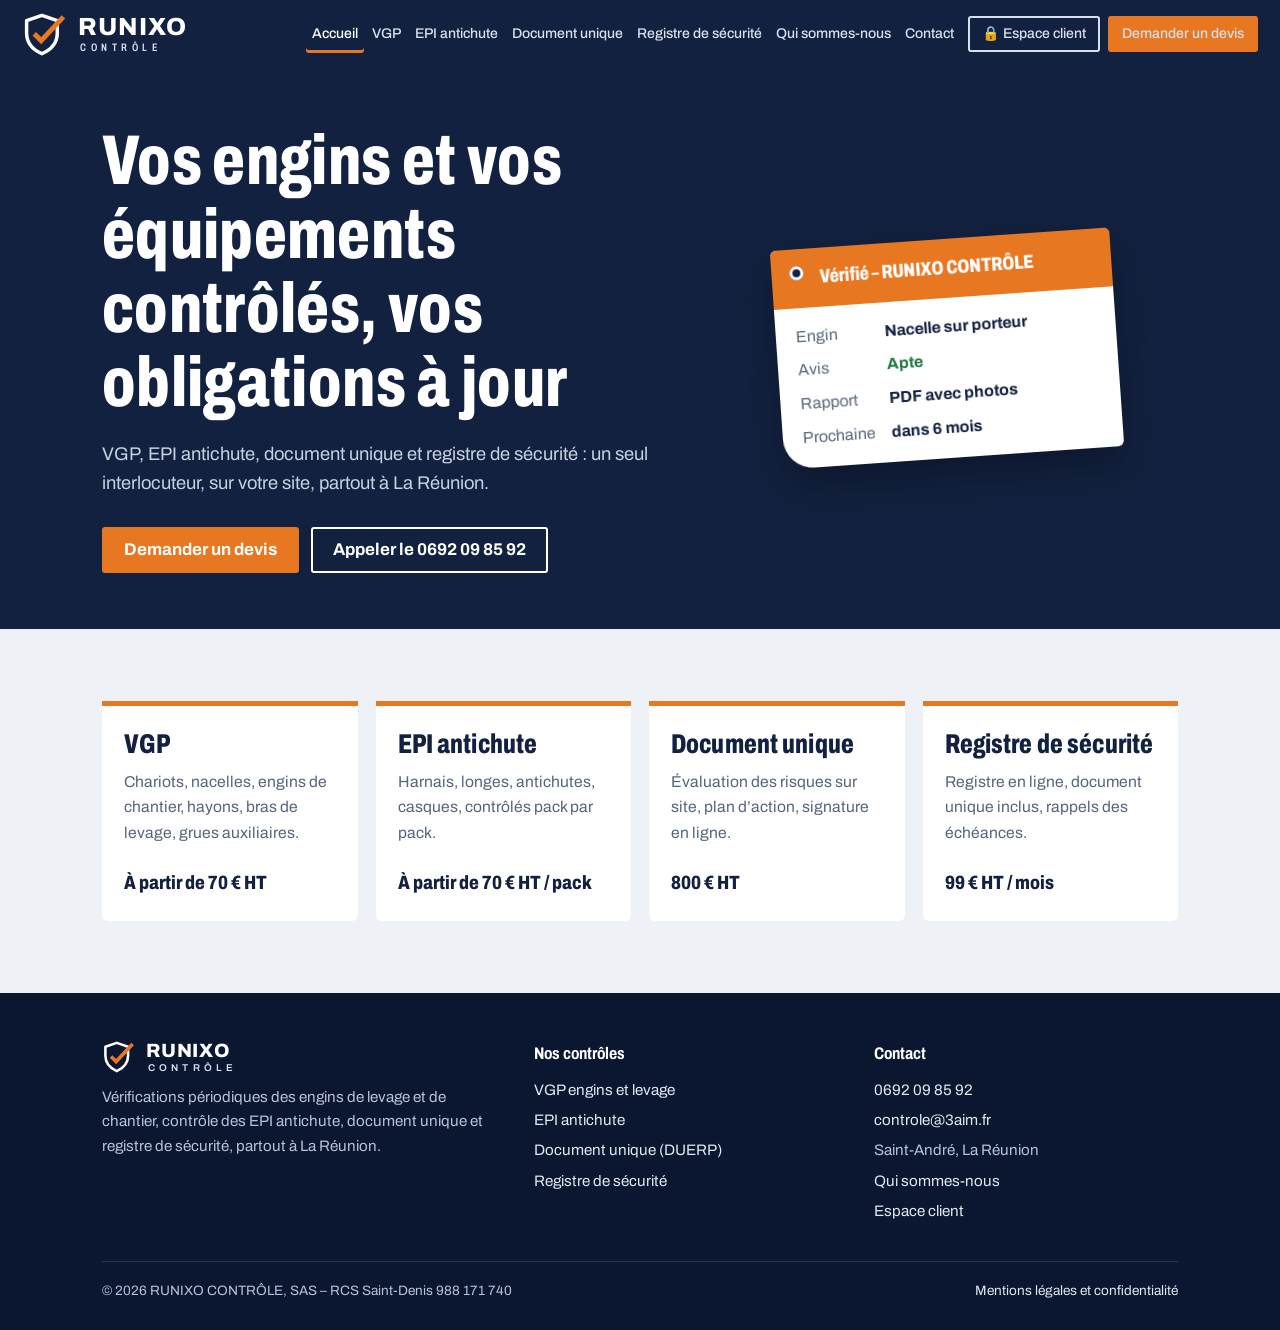
<file: index.html>
<!DOCTYPE html>
<html lang="fr">
<head>
<meta charset="utf-8">
<meta name="viewport" content="width=device-width, initial-scale=1, viewport-fit=cover">
<title>RUNIXO CONTRÔLE – VGP, EPI antichute, DUERP et registre de sécurité à La Réunion</title>
<meta name="description" content="Vérifications générales périodiques (VGP) des engins de levage et de chantier, contrôle des EPI antichute, document unique et registre de sécurité pour les entreprises de La Réunion.">
<meta name="theme-color" content="#12213F">
<link rel="icon" href="data:image/svg+xml,%3Csvg xmlns='http://www.w3.org/2000/svg' viewBox='0 0 120 112'%3E%3Cpath d='M52 6 L92 20 V52 C92 78 75 96 52 106 C29 96 12 78 12 52 V20 Z' fill='%23fff' stroke='%2312213F' stroke-width='9' stroke-linejoin='round'/%3E%3Cpath d='M32 54 L50 72 L108 10' fill='none' stroke='%23E87722' stroke-width='13'/%3E%3C/svg%3E">
<link rel="preconnect" href="https://fonts.googleapis.com">
<link rel="preconnect" href="https://fonts.gstatic.com" crossorigin>
<link href="https://fonts.googleapis.com/css2?family=Archivo:wdth,wght@62..125,400..800&display=swap" rel="stylesheet">
<link rel="stylesheet" href="style.css">
</head>
<body>
<header class="top">
  <div class="wrap">
    <a class="brand" href="index.html" aria-label="RUNIXO CONTRÔLE, accueil"><svg class="logo" viewBox="0 0 120 112" aria-hidden="true"><path d="M52 6 L92 20 V52 C92 78 75 96 52 106 C29 96 12 78 12 52 V20 Z" fill="none" stroke="currentColor" stroke-width="9" stroke-linejoin="round"/><path d="M32 54 L50 72 L108 10" fill="none" stroke="#E87722" stroke-width="13"/></svg><span class="wm"><b>RUNIXO</b><small>CONTRÔLE</small></span></a>
    <button class="menu-btn" aria-expanded="false" aria-controls="nav">Menu</button>
    <nav class="nav" id="nav" aria-label="Navigation principale">
      <a href="index.html" aria-current="page">Accueil</a><a href="vgp.html">VGP</a><a href="epi.html">EPI antichute</a><a href="duerp.html">Document unique</a><a href="registre.html">Registre de sécurité</a><a href="qui-sommes-nous.html">Qui sommes-nous</a><a href="contact.html">Contact</a>
      <a class="btn btn-or" href="contact.html">Demander un devis</a>
    </nav>
  </div>
</header>
<main>
<section class="hero"><div class="wrap">
  <div>
    <h1>Vos engins et vos équipements contrôlés, vos obligations à jour</h1>
    <p class="lead">VGP, EPI antichute, document unique et registre de sécurité : un seul interlocuteur, sur votre site, partout à La Réunion.</p>
    <div class="ctas">
      <a class="btn btn-or" href="contact.html">Demander un devis</a>
      <a class="btn btn-line" href="tel:+262692098592">Appeler le 0692 09 85 92</a>
    </div>
  </div>
  <div class="tag solo" aria-hidden="true">
    <div class="t-head">Vérifié – RUNIXO CONTRÔLE</div>
    <dl>
      <dt>Engin</dt><dd>Nacelle sur porteur</dd>
      <dt>Avis</dt><dd class="ok">Apte</dd>
      <dt>Rapport</dt><dd>PDF avec photos</dd>
      <dt>Prochaine</dt><dd>dans 6 mois</dd>
    </dl>
  </div>
</div></section>

<section class="sec"><div class="wrap">
  <div class="tiles">
    <a class="tile" href="vgp.html">
      <h2>VGP</h2>
      <p>Chariots, nacelles, engins de chantier, hayons, bras de levage, grues auxiliaires.</p>
      <span class="t-price">À partir de 70 € HT</span>
    </a>
    <a class="tile" href="epi.html">
      <h2>EPI antichute</h2>
      <p>Harnais, longes, antichutes, casques, contrôlés pack par pack.</p>
      <span class="t-price">À partir de 70 € HT / pack</span>
    </a>
    <a class="tile" href="duerp.html">
      <h2>Document unique</h2>
      <p>Évaluation des risques sur site, plan d’action, signature en ligne.</p>
      <span class="t-price">800 € HT</span>
    </a>
    <a class="tile" href="registre.html">
      <h2>Registre de sécurité</h2>
      <p>Registre en ligne, document unique inclus, rappels des échéances.</p>
      <span class="t-price">99 € HT / mois</span>
    </a>
  </div>
</div></section>

</main>
<footer class="foot">
  <div class="wrap">
    <div class="cols">
      <div>
        <div class="foot-logo"><svg class="logo" viewBox="0 0 120 112" aria-hidden="true"><path d="M52 6 L92 20 V52 C92 78 75 96 52 106 C29 96 12 78 12 52 V20 Z" fill="none" stroke="currentColor" stroke-width="9" stroke-linejoin="round"/><path d="M32 54 L50 72 L108 10" fill="none" stroke="#E87722" stroke-width="13"/></svg><span class="wm"><b>RUNIXO</b><small>CONTRÔLE</small></span></div>
        <p>Vérifications périodiques des engins de levage et de chantier, contrôle des EPI antichute, document unique et registre de sécurité, partout à La Réunion.</p>
      </div>
      <div>
        <h4>Nos contrôles</h4>
        <ul>
          <li><a href="vgp.html">VGP engins et levage</a></li>
          <li><a href="epi.html">EPI antichute</a></li>
          <li><a href="duerp.html">Document unique (DUERP)</a></li>
          <li><a href="registre.html">Registre de sécurité</a></li>
        </ul>
      </div>
      <div>
        <h4>Contact</h4>
        <ul>
          <li><a href="tel:+262692098592">0692 09 85 92</a></li>
          <li><a href="mailto:controle@3aim.fr">controle@3aim.fr</a></li>
          <li>Saint-André, La Réunion</li>
          <li><a href="qui-sommes-nous.html">Qui sommes-nous</a></li>
          <li><a href="https://espace.3aim.fr">Espace client</a></li>
        </ul>
      </div>
    </div>
    <div class="legal">
      <span>© 2026 RUNIXO CONTRÔLE, SAS – RCS Saint-Denis 988 171 740</span>
      <span><a href="mentions-legales.html">Mentions légales et confidentialité</a></span>
    </div>
  </div>
</footer>
<script src="script.js"></script>
</body>
</html>
</file>
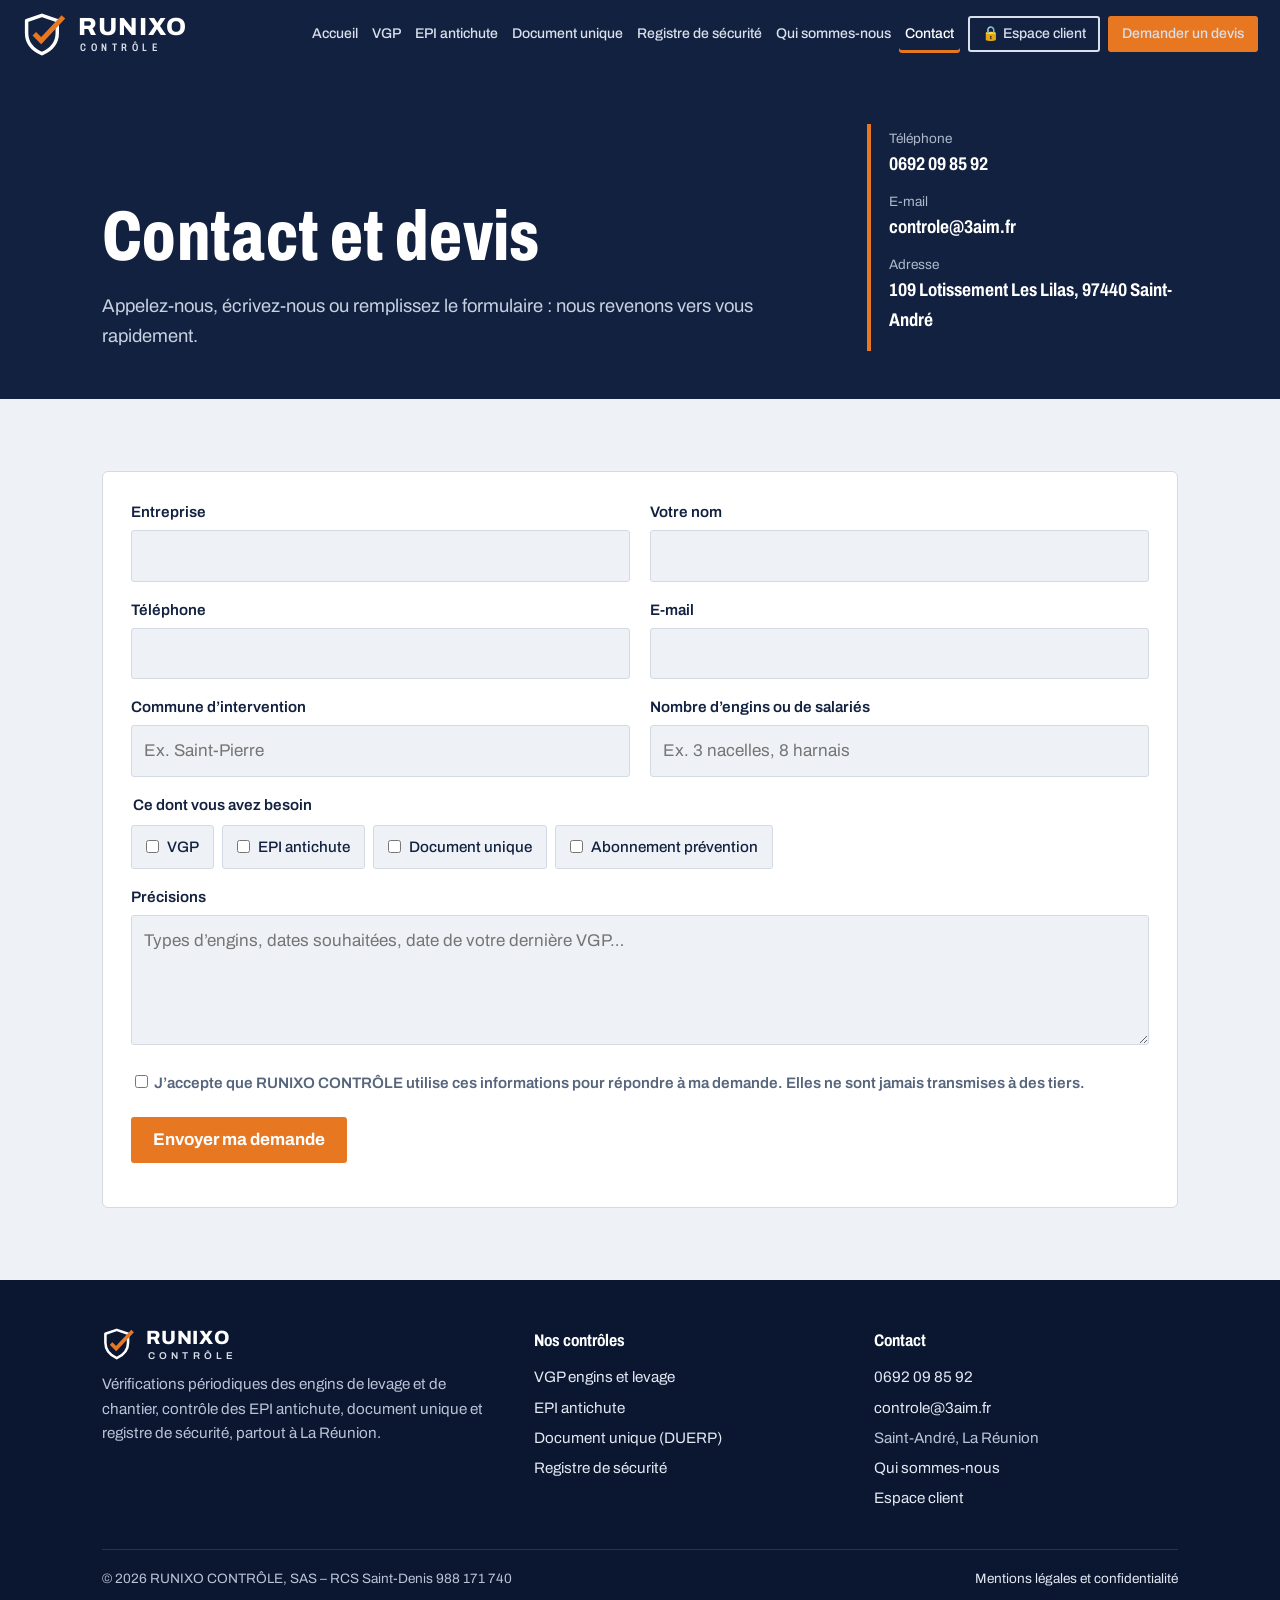
<file: contact.html>
<!DOCTYPE html>
<html lang="fr">
<head>
<meta charset="utf-8">
<meta name="viewport" content="width=device-width, initial-scale=1, viewport-fit=cover">
<title>Contact et demande de devis – RUNIXO CONTRÔLE</title>
<meta name="description" content="Contactez RUNIXO CONTRÔLE ou demandez un devis pour vos VGP, contrôles EPI antichute, document unique ou abonnement prévention.">
<meta name="theme-color" content="#12213F">
<link rel="icon" href="data:image/svg+xml,%3Csvg xmlns='http://www.w3.org/2000/svg' viewBox='0 0 120 112'%3E%3Cpath d='M52 6 L92 20 V52 C92 78 75 96 52 106 C29 96 12 78 12 52 V20 Z' fill='%23fff' stroke='%2312213F' stroke-width='9' stroke-linejoin='round'/%3E%3Cpath d='M32 54 L50 72 L108 10' fill='none' stroke='%23E87722' stroke-width='13'/%3E%3C/svg%3E">
<link rel="preconnect" href="https://fonts.googleapis.com">
<link rel="preconnect" href="https://fonts.gstatic.com" crossorigin>
<link href="https://fonts.googleapis.com/css2?family=Archivo:wdth,wght@62..125,400..800&display=swap" rel="stylesheet">
<link rel="stylesheet" href="style.css">
</head>
<body>
<header class="top">
  <div class="wrap">
    <a class="brand" href="index.html" aria-label="RUNIXO CONTRÔLE, accueil"><svg class="logo" viewBox="0 0 120 112" aria-hidden="true"><path d="M52 6 L92 20 V52 C92 78 75 96 52 106 C29 96 12 78 12 52 V20 Z" fill="none" stroke="currentColor" stroke-width="9" stroke-linejoin="round"/><path d="M32 54 L50 72 L108 10" fill="none" stroke="#E87722" stroke-width="13"/></svg><span class="wm"><b>RUNIXO</b><small>CONTRÔLE</small></span></a>
    <button class="menu-btn" aria-expanded="false" aria-controls="nav">Menu</button>
    <nav class="nav" id="nav" aria-label="Navigation principale">
      <a href="index.html">Accueil</a><a href="vgp.html">VGP</a><a href="epi.html">EPI antichute</a><a href="duerp.html">Document unique</a><a href="registre.html">Registre de sécurité</a><a href="qui-sommes-nous.html">Qui sommes-nous</a><a href="contact.html" aria-current="page">Contact</a>
      <a class="btn btn-or" href="contact.html">Demander un devis</a>
    </nav>
  </div>
</header>
<main>
<section class="page-head"><div class="wrap">
  <div>
    <h1>Contact et devis</h1>
    <p class="lead">Appelez-nous, écrivez-nous ou remplissez le formulaire : nous revenons vers vous rapidement.</p>
  </div>
  <div class="facts">
    <div><span>Téléphone</span><strong><a href="tel:+262692098592" style="color:#fff;text-decoration:none">0692 09 85 92</a></strong></div>
    <div><span>E-mail</span><strong><a href="mailto:controle@3aim.fr" style="color:#fff;text-decoration:none">controle@3aim.fr</a></strong></div>
    <div><span>Adresse</span><strong>109 Lotissement Les Lilas, 97440 Saint-André</strong></div>
  </div>
</div></section>

<section class="sec"><div class="wrap">
  <form class="form" id="devis-form" novalidate>
    <div><label for="f-ent">Entreprise</label><input id="f-ent" name="entreprise" required autocomplete="organization"></div>
    <div><label for="f-nom">Votre nom</label><input id="f-nom" name="nom" required autocomplete="name"></div>
    <div><label for="f-tel">Téléphone</label><input id="f-tel" name="telephone" type="tel" required autocomplete="tel" inputmode="tel"></div>
    <div><label for="f-mail">E-mail</label><input id="f-mail" name="email" type="email" required autocomplete="email"></div>
    <div><label for="f-com">Commune d’intervention</label><input id="f-com" name="commune" placeholder="Ex. Saint-Pierre"></div>
    <div><label for="f-nb">Nombre d’engins ou de salariés</label><input id="f-nb" name="quantite" placeholder="Ex. 3 nacelles, 8 harnais"></div>
    <fieldset class="full">
      <legend>Ce dont vous avez besoin</legend>
      <div class="choices">
        <label><input type="checkbox" name="besoin" value="VGP engins et levage"> VGP</label>
        <label><input type="checkbox" name="besoin" value="Contrôle EPI antichute"> EPI antichute</label>
        <label><input type="checkbox" name="besoin" value="Document unique (DUERP)" id="c-duerp"> Document unique</label>
        <label><input type="checkbox" name="besoin" value="Abonnement prévention" id="c-abo"> Abonnement prévention</label>
      </div>
    </fieldset>
    <div class="full"><label for="f-msg">Précisions</label><textarea id="f-msg" name="message" placeholder="Types d’engins, dates souhaitées, date de votre dernière VGP…"></textarea></div>
    <input class="hp" type="text" name="site_web" tabindex="-1" autocomplete="off" aria-hidden="true">
    <label class="consent full"><input type="checkbox" id="f-ok" required> J’accepte que RUNIXO CONTRÔLE utilise ces informations pour répondre à ma demande. Elles ne sont jamais transmises à des tiers.</label>
    <div class="full"><button class="btn btn-or" type="submit">Envoyer ma demande</button></div>
    <p class="form-msg" id="f-msg-out" role="status"></p>
  </form>
</div></section>

</main>
<footer class="foot">
  <div class="wrap">
    <div class="cols">
      <div>
        <div class="foot-logo"><svg class="logo" viewBox="0 0 120 112" aria-hidden="true"><path d="M52 6 L92 20 V52 C92 78 75 96 52 106 C29 96 12 78 12 52 V20 Z" fill="none" stroke="currentColor" stroke-width="9" stroke-linejoin="round"/><path d="M32 54 L50 72 L108 10" fill="none" stroke="#E87722" stroke-width="13"/></svg><span class="wm"><b>RUNIXO</b><small>CONTRÔLE</small></span></div>
        <p>Vérifications périodiques des engins de levage et de chantier, contrôle des EPI antichute, document unique et registre de sécurité, partout à La Réunion.</p>
      </div>
      <div>
        <h4>Nos contrôles</h4>
        <ul>
          <li><a href="vgp.html">VGP engins et levage</a></li>
          <li><a href="epi.html">EPI antichute</a></li>
          <li><a href="duerp.html">Document unique (DUERP)</a></li>
          <li><a href="registre.html">Registre de sécurité</a></li>
        </ul>
      </div>
      <div>
        <h4>Contact</h4>
        <ul>
          <li><a href="tel:+262692098592">0692 09 85 92</a></li>
          <li><a href="mailto:controle@3aim.fr">controle@3aim.fr</a></li>
          <li>Saint-André, La Réunion</li>
          <li><a href="qui-sommes-nous.html">Qui sommes-nous</a></li>
          <li><a href="https://espace.3aim.fr">Espace client</a></li>
        </ul>
      </div>
    </div>
    <div class="legal">
      <span>© 2026 RUNIXO CONTRÔLE, SAS – RCS Saint-Denis 988 171 740</span>
      <span><a href="mentions-legales.html">Mentions légales et confidentialité</a></span>
    </div>
  </div>
</footer>
<script src="script.js"></script>
</body>
</html>
</file>
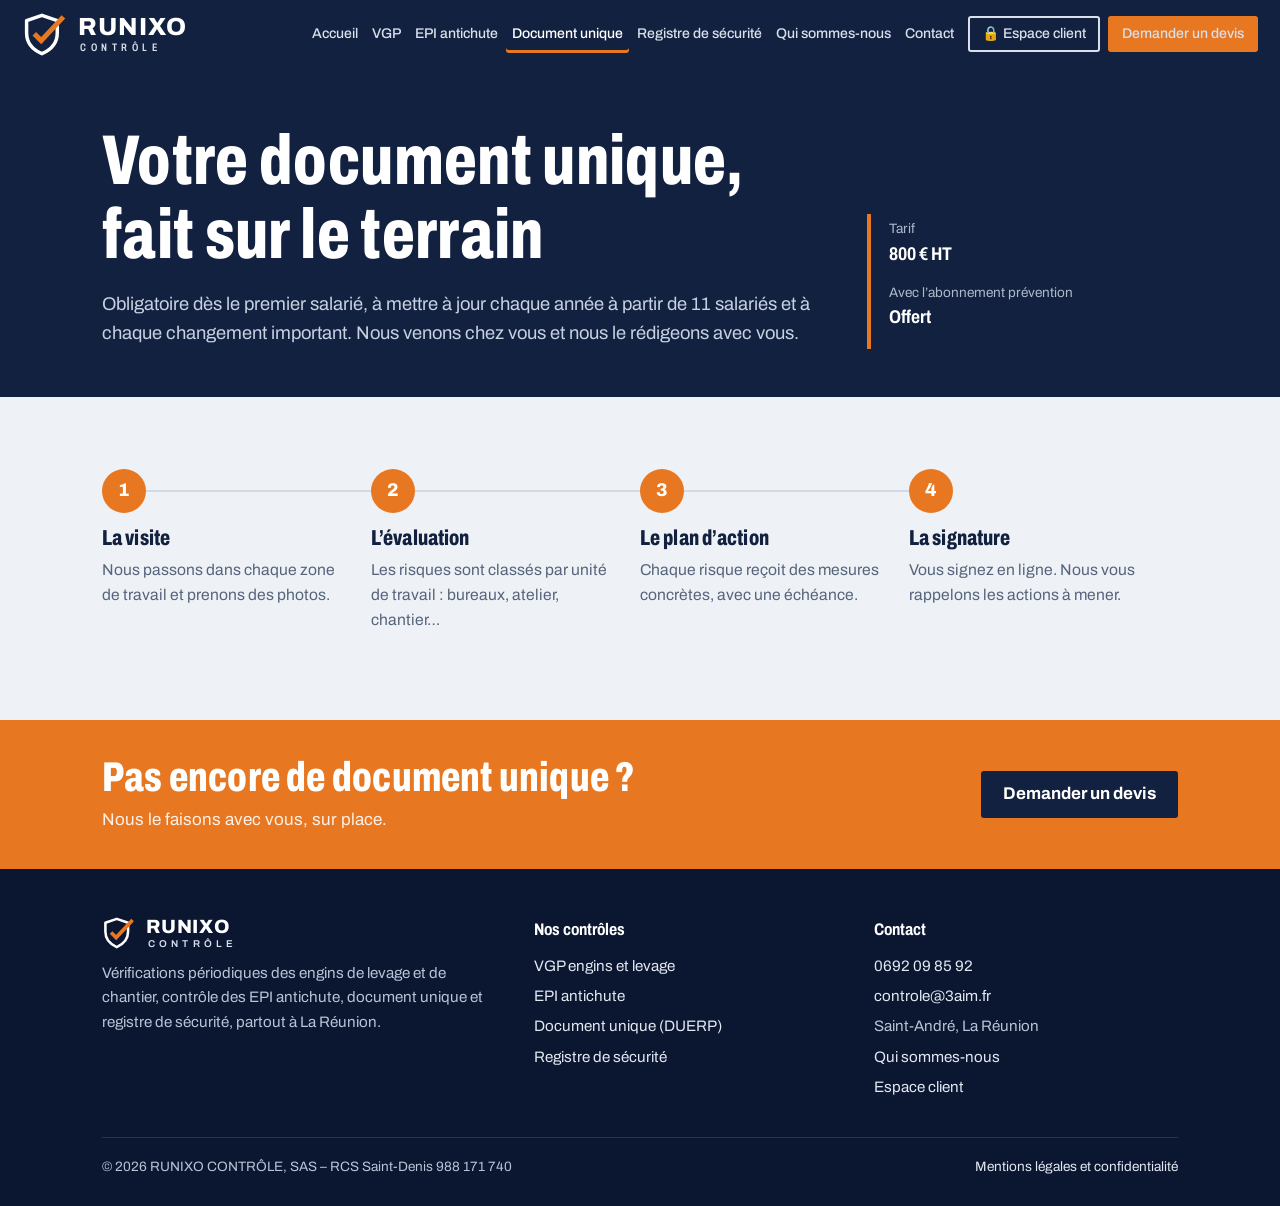
<file: duerp.html>
<!DOCTYPE html>
<html lang="fr">
<head>
<meta charset="utf-8">
<meta name="viewport" content="width=device-width, initial-scale=1, viewport-fit=cover">
<title>Document unique (DUERP) pour les entreprises de La Réunion – RUNIXO CONTRÔLE</title>
<meta name="description" content="Rédaction et mise à jour du document unique d’évaluation des risques professionnels (DUERP) après visite sur site, avec plan d’action et signature en ligne.">
<meta name="theme-color" content="#12213F">
<link rel="icon" href="data:image/svg+xml,%3Csvg xmlns='http://www.w3.org/2000/svg' viewBox='0 0 120 112'%3E%3Cpath d='M52 6 L92 20 V52 C92 78 75 96 52 106 C29 96 12 78 12 52 V20 Z' fill='%23fff' stroke='%2312213F' stroke-width='9' stroke-linejoin='round'/%3E%3Cpath d='M32 54 L50 72 L108 10' fill='none' stroke='%23E87722' stroke-width='13'/%3E%3C/svg%3E">
<link rel="preconnect" href="https://fonts.googleapis.com">
<link rel="preconnect" href="https://fonts.gstatic.com" crossorigin>
<link href="https://fonts.googleapis.com/css2?family=Archivo:wdth,wght@62..125,400..800&display=swap" rel="stylesheet">
<link rel="stylesheet" href="style.css">
</head>
<body>
<header class="top">
  <div class="wrap">
    <a class="brand" href="index.html" aria-label="RUNIXO CONTRÔLE, accueil"><svg class="logo" viewBox="0 0 120 112" aria-hidden="true"><path d="M52 6 L92 20 V52 C92 78 75 96 52 106 C29 96 12 78 12 52 V20 Z" fill="none" stroke="currentColor" stroke-width="9" stroke-linejoin="round"/><path d="M32 54 L50 72 L108 10" fill="none" stroke="#E87722" stroke-width="13"/></svg><span class="wm"><b>RUNIXO</b><small>CONTRÔLE</small></span></a>
    <button class="menu-btn" aria-expanded="false" aria-controls="nav">Menu</button>
    <nav class="nav" id="nav" aria-label="Navigation principale">
      <a href="index.html">Accueil</a><a href="vgp.html">VGP</a><a href="epi.html">EPI antichute</a><a href="duerp.html" aria-current="page">Document unique</a><a href="registre.html">Registre de sécurité</a><a href="qui-sommes-nous.html">Qui sommes-nous</a><a href="contact.html">Contact</a>
      <a class="btn btn-or" href="contact.html">Demander un devis</a>
    </nav>
  </div>
</header>
<main>
<section class="page-head"><div class="wrap">
  <div>
    <h1>Votre document unique, fait sur le terrain</h1>
    <p class="lead">Obligatoire dès le premier salarié, à mettre à jour chaque année à partir de 11 salariés et à chaque changement important. Nous venons chez vous et nous le rédigeons avec vous.</p>
  </div>
  <div class="facts">
    <div><span>Tarif</span><strong>800 € HT</strong></div>
    <div><span>Avec l’abonnement prévention</span><strong>Offert</strong></div>
  </div>
</div></section>

<section class="sec"><div class="wrap">
  <ol class="steps">
    <li><h3>La visite</h3><p>Nous passons dans chaque zone de travail et prenons des photos.</p></li>
    <li><h3>L’évaluation</h3><p>Les risques sont classés par unité de travail : bureaux, atelier, chantier…</p></li>
    <li><h3>Le plan d’action</h3><p>Chaque risque reçoit des mesures concrètes, avec une échéance.</p></li>
    <li><h3>La signature</h3><p>Vous signez en ligne. Nous vous rappelons les actions à mener.</p></li>
  </ol>
</div></section>
<section class="band"><div class="wrap">
  <div><h2>Pas encore de document unique ?</h2><p>Nous le faisons avec vous, sur place.</p></div>
  <a class="btn" href="contact.html">Demander un devis</a>
</div></section>
</main>
<footer class="foot">
  <div class="wrap">
    <div class="cols">
      <div>
        <div class="foot-logo"><svg class="logo" viewBox="0 0 120 112" aria-hidden="true"><path d="M52 6 L92 20 V52 C92 78 75 96 52 106 C29 96 12 78 12 52 V20 Z" fill="none" stroke="currentColor" stroke-width="9" stroke-linejoin="round"/><path d="M32 54 L50 72 L108 10" fill="none" stroke="#E87722" stroke-width="13"/></svg><span class="wm"><b>RUNIXO</b><small>CONTRÔLE</small></span></div>
        <p>Vérifications périodiques des engins de levage et de chantier, contrôle des EPI antichute, document unique et registre de sécurité, partout à La Réunion.</p>
      </div>
      <div>
        <h4>Nos contrôles</h4>
        <ul>
          <li><a href="vgp.html">VGP engins et levage</a></li>
          <li><a href="epi.html">EPI antichute</a></li>
          <li><a href="duerp.html">Document unique (DUERP)</a></li>
          <li><a href="registre.html">Registre de sécurité</a></li>
        </ul>
      </div>
      <div>
        <h4>Contact</h4>
        <ul>
          <li><a href="tel:+262692098592">0692 09 85 92</a></li>
          <li><a href="mailto:controle@3aim.fr">controle@3aim.fr</a></li>
          <li>Saint-André, La Réunion</li>
          <li><a href="qui-sommes-nous.html">Qui sommes-nous</a></li>
          <li><a href="https://espace.3aim.fr">Espace client</a></li>
        </ul>
      </div>
    </div>
    <div class="legal">
      <span>© 2026 RUNIXO CONTRÔLE, SAS – RCS Saint-Denis 988 171 740</span>
      <span><a href="mentions-legales.html">Mentions légales et confidentialité</a></span>
    </div>
  </div>
</footer>
<script src="script.js"></script>
</body>
</html>
</file>
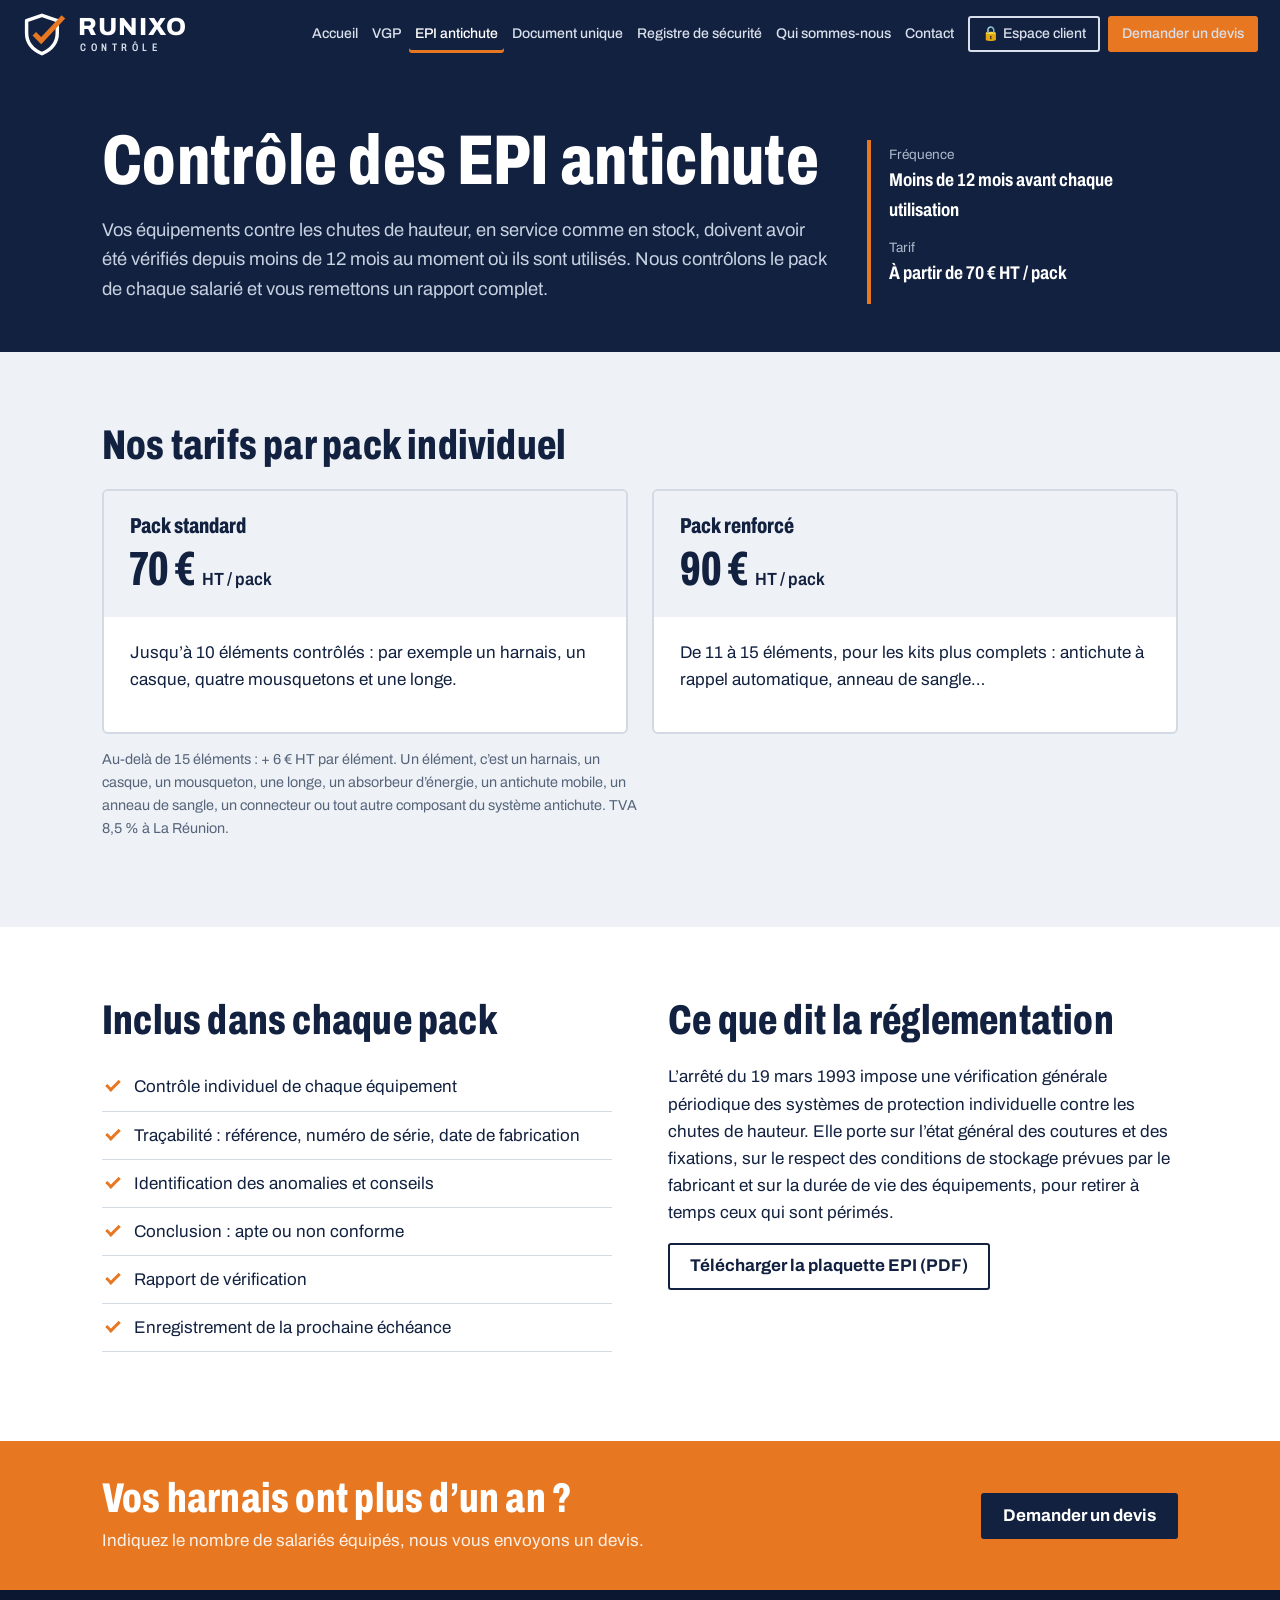
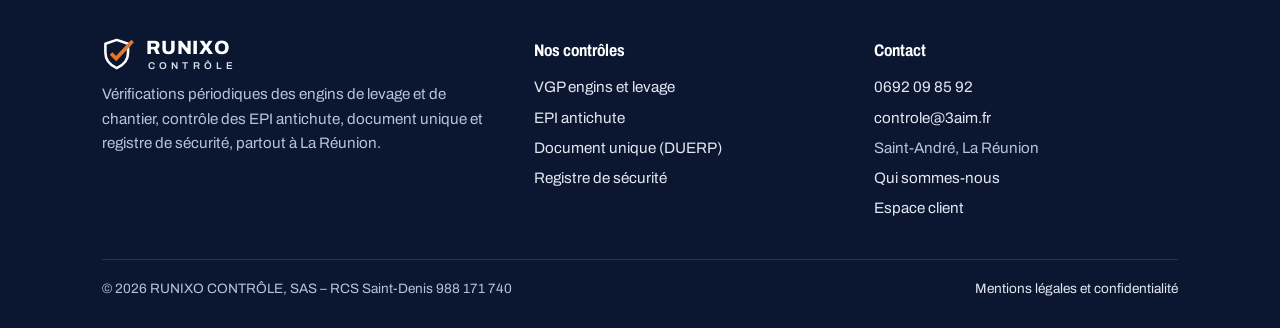
<file: epi.html>
<!DOCTYPE html>
<html lang="fr">
<head>
<meta charset="utf-8">
<meta name="viewport" content="width=device-width, initial-scale=1, viewport-fit=cover">
<title>Contrôle des EPI antichute à La Réunion – RUNIXO CONTRÔLE</title>
<meta name="description" content="Vérification périodique des harnais, longes, antichutes, connecteurs et casques, pack par pack, à partir de 70 € HT par pack, partout à La Réunion.">
<meta name="theme-color" content="#12213F">
<link rel="icon" href="data:image/svg+xml,%3Csvg xmlns='http://www.w3.org/2000/svg' viewBox='0 0 120 112'%3E%3Cpath d='M52 6 L92 20 V52 C92 78 75 96 52 106 C29 96 12 78 12 52 V20 Z' fill='%23fff' stroke='%2312213F' stroke-width='9' stroke-linejoin='round'/%3E%3Cpath d='M32 54 L50 72 L108 10' fill='none' stroke='%23E87722' stroke-width='13'/%3E%3C/svg%3E">
<link rel="preconnect" href="https://fonts.googleapis.com">
<link rel="preconnect" href="https://fonts.gstatic.com" crossorigin>
<link href="https://fonts.googleapis.com/css2?family=Archivo:wdth,wght@62..125,400..800&display=swap" rel="stylesheet">
<link rel="stylesheet" href="style.css">
</head>
<body>
<header class="top">
  <div class="wrap">
    <a class="brand" href="index.html" aria-label="RUNIXO CONTRÔLE, accueil"><svg class="logo" viewBox="0 0 120 112" aria-hidden="true"><path d="M52 6 L92 20 V52 C92 78 75 96 52 106 C29 96 12 78 12 52 V20 Z" fill="none" stroke="currentColor" stroke-width="9" stroke-linejoin="round"/><path d="M32 54 L50 72 L108 10" fill="none" stroke="#E87722" stroke-width="13"/></svg><span class="wm"><b>RUNIXO</b><small>CONTRÔLE</small></span></a>
    <button class="menu-btn" aria-expanded="false" aria-controls="nav">Menu</button>
    <nav class="nav" id="nav" aria-label="Navigation principale">
      <a href="index.html">Accueil</a><a href="vgp.html">VGP</a><a href="epi.html" aria-current="page">EPI antichute</a><a href="duerp.html">Document unique</a><a href="registre.html">Registre de sécurité</a><a href="qui-sommes-nous.html">Qui sommes-nous</a><a href="contact.html">Contact</a>
      <a class="btn btn-or" href="contact.html">Demander un devis</a>
    </nav>
  </div>
</header>
<main>
<section class="page-head"><div class="wrap">
  <div>
    <h1>Contrôle des EPI antichute</h1>
    <p class="lead">Vos équipements contre les chutes de hauteur, en service comme en stock, doivent avoir été vérifiés depuis moins de 12 mois au moment où ils sont utilisés. Nous contrôlons le pack de chaque salarié et vous remettons un rapport complet.</p>
  </div>
  <div class="facts">
    <div><span>Fréquence</span><strong>Moins de 12 mois avant chaque utilisation</strong></div>
    <div><span>Tarif</span><strong>À partir de 70 € HT / pack</strong></div>
  </div>
</div></section>

<section class="sec"><div class="wrap">
  <h2>Nos tarifs par pack individuel</h2>
  <div class="prices even">
    <div class="price side">
      <div class="p-top"><h3>Pack standard</h3><div class="amount">70 €<small>HT / pack</small></div></div>
      <div class="p-body"><p>Jusqu’à 10 éléments contrôlés : par exemple un harnais, un casque, quatre mousquetons et une longe.</p></div>
    </div>
    <div class="price side">
      <div class="p-top"><h3>Pack renforcé</h3><div class="amount">90 €<small>HT / pack</small></div></div>
      <div class="p-body"><p>De 11 à 15 éléments, pour les kits plus complets : antichute à rappel automatique, anneau de sangle…</p></div>
    </div>
  </div>
  <p class="small" style="margin-top:14px">Au-delà de 15 éléments : + 6 € HT par élément. Un élément, c’est un harnais, un casque, un mousqueton, une longe, un absorbeur d’énergie, un antichute mobile, un anneau de sangle, un connecteur ou tout autre composant du système antichute. TVA 8,5 % à La Réunion.</p>
</div></section>

<section class="sec alt"><div class="wrap split">
  <div>
    <h2>Inclus dans chaque pack</h2>
    <ul class="checks">
      <li>Contrôle individuel de chaque équipement</li>
      <li>Traçabilité : référence, numéro de série, date de fabrication</li>
      <li>Identification des anomalies et conseils</li>
      <li>Conclusion : apte ou non conforme</li>
      <li>Rapport de vérification</li>
      <li>Enregistrement de la prochaine échéance</li>
    </ul>
  </div>
  <div>
    <h2>Ce que dit la réglementation</h2>
    <p>L’arrêté du 19 mars 1993 impose une vérification générale périodique des systèmes de protection individuelle contre les chutes de hauteur. Elle porte sur l’état général des coutures et des fixations, sur le respect des conditions de stockage prévues par le fabricant et sur la durée de vie des équipements, pour retirer à temps ceux qui sont périmés.</p>
    <a class="btn btn-line" href="plaquettes/plaquette-epi-antichute-runixo-controle.pdf" download>Télécharger la plaquette EPI (PDF)</a>
  </div>
</div></section>
<section class="band"><div class="wrap">
  <div><h2>Vos harnais ont plus d’un an ?</h2><p>Indiquez le nombre de salariés équipés, nous vous envoyons un devis.</p></div>
  <a class="btn" href="contact.html">Demander un devis</a>
</div></section>
</main>
<footer class="foot">
  <div class="wrap">
    <div class="cols">
      <div>
        <div class="foot-logo"><svg class="logo" viewBox="0 0 120 112" aria-hidden="true"><path d="M52 6 L92 20 V52 C92 78 75 96 52 106 C29 96 12 78 12 52 V20 Z" fill="none" stroke="currentColor" stroke-width="9" stroke-linejoin="round"/><path d="M32 54 L50 72 L108 10" fill="none" stroke="#E87722" stroke-width="13"/></svg><span class="wm"><b>RUNIXO</b><small>CONTRÔLE</small></span></div>
        <p>Vérifications périodiques des engins de levage et de chantier, contrôle des EPI antichute, document unique et registre de sécurité, partout à La Réunion.</p>
      </div>
      <div>
        <h4>Nos contrôles</h4>
        <ul>
          <li><a href="vgp.html">VGP engins et levage</a></li>
          <li><a href="epi.html">EPI antichute</a></li>
          <li><a href="duerp.html">Document unique (DUERP)</a></li>
          <li><a href="registre.html">Registre de sécurité</a></li>
        </ul>
      </div>
      <div>
        <h4>Contact</h4>
        <ul>
          <li><a href="tel:+262692098592">0692 09 85 92</a></li>
          <li><a href="mailto:controle@3aim.fr">controle@3aim.fr</a></li>
          <li>Saint-André, La Réunion</li>
          <li><a href="qui-sommes-nous.html">Qui sommes-nous</a></li>
          <li><a href="https://espace.3aim.fr">Espace client</a></li>
        </ul>
      </div>
    </div>
    <div class="legal">
      <span>© 2026 RUNIXO CONTRÔLE, SAS – RCS Saint-Denis 988 171 740</span>
      <span><a href="mentions-legales.html">Mentions légales et confidentialité</a></span>
    </div>
  </div>
</footer>
<script src="script.js"></script>
</body>
</html>
</file>
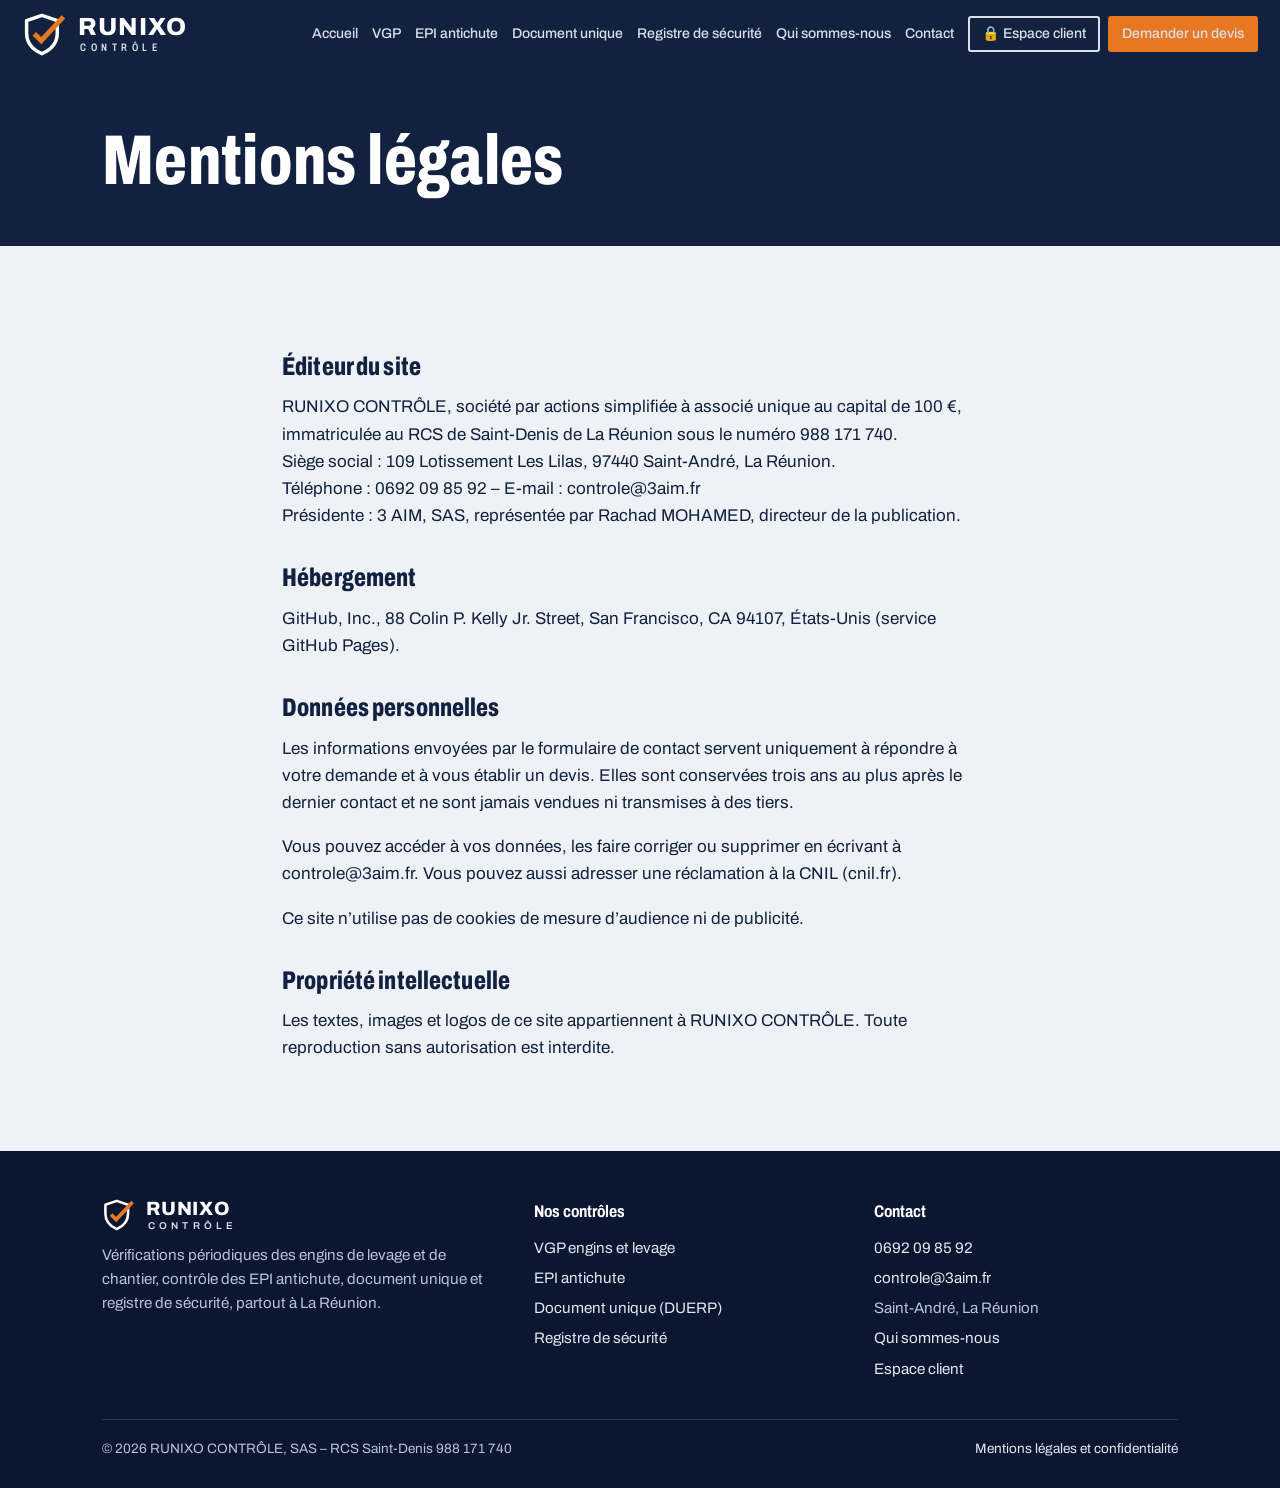
<file: mentions-legales.html>
<!DOCTYPE html>
<html lang="fr">
<head>
<meta charset="utf-8">
<meta name="viewport" content="width=device-width, initial-scale=1, viewport-fit=cover">
<title>Mentions légales – RUNIXO CONTRÔLE</title>
<meta name="description" content="Mentions légales et politique de confidentialité du site controle.3aim.fr.">
<meta name="theme-color" content="#12213F">
<link rel="icon" href="data:image/svg+xml,%3Csvg xmlns='http://www.w3.org/2000/svg' viewBox='0 0 120 112'%3E%3Cpath d='M52 6 L92 20 V52 C92 78 75 96 52 106 C29 96 12 78 12 52 V20 Z' fill='%23fff' stroke='%2312213F' stroke-width='9' stroke-linejoin='round'/%3E%3Cpath d='M32 54 L50 72 L108 10' fill='none' stroke='%23E87722' stroke-width='13'/%3E%3C/svg%3E">
<link rel="preconnect" href="https://fonts.googleapis.com">
<link rel="preconnect" href="https://fonts.gstatic.com" crossorigin>
<link href="https://fonts.googleapis.com/css2?family=Archivo:wdth,wght@62..125,400..800&display=swap" rel="stylesheet">
<link rel="stylesheet" href="style.css">
</head>
<body>
<header class="top">
  <div class="wrap">
    <a class="brand" href="index.html" aria-label="RUNIXO CONTRÔLE, accueil"><svg class="logo" viewBox="0 0 120 112" aria-hidden="true"><path d="M52 6 L92 20 V52 C92 78 75 96 52 106 C29 96 12 78 12 52 V20 Z" fill="none" stroke="currentColor" stroke-width="9" stroke-linejoin="round"/><path d="M32 54 L50 72 L108 10" fill="none" stroke="#E87722" stroke-width="13"/></svg><span class="wm"><b>RUNIXO</b><small>CONTRÔLE</small></span></a>
    <button class="menu-btn" aria-expanded="false" aria-controls="nav">Menu</button>
    <nav class="nav" id="nav" aria-label="Navigation principale">
      <a href="index.html">Accueil</a><a href="vgp.html">VGP</a><a href="epi.html">EPI antichute</a><a href="duerp.html">Document unique</a><a href="registre.html">Registre de sécurité</a><a href="qui-sommes-nous.html">Qui sommes-nous</a><a href="contact.html">Contact</a>
      <a class="btn btn-or" href="contact.html">Demander un devis</a>
    </nav>
  </div>
</header>
<main>
<section class="page-head"><div class="wrap"><div><h1>Mentions légales</h1></div></div></section>
<section class="sec"><div class="wrap prose">
  <h2>Éditeur du site</h2>
  <p>RUNIXO CONTRÔLE, société par actions simplifiée à associé unique au capital de 100 €, immatriculée au RCS de Saint-Denis de La Réunion sous le numéro 988 171 740.<br>
  Siège social : 109 Lotissement Les Lilas, 97440 Saint-André, La Réunion.<br>
  Téléphone : 0692 09 85 92 – E-mail : controle@3aim.fr<br>
  Présidente : 3 AIM, SAS, représentée par Rachad MOHAMED, directeur de la publication.</p>
  <h2>Hébergement</h2>
  <p>GitHub, Inc., 88 Colin P. Kelly Jr. Street, San Francisco, CA 94107, États-Unis (service GitHub Pages).</p>
  <h2>Données personnelles</h2>
  <p>Les informations envoyées par le formulaire de contact servent uniquement à répondre à votre demande et à vous établir un devis. Elles sont conservées trois ans au plus après le dernier contact et ne sont jamais vendues ni transmises à des tiers.</p>
  <p>Vous pouvez accéder à vos données, les faire corriger ou supprimer en écrivant à controle@3aim.fr. Vous pouvez aussi adresser une réclamation à la CNIL (cnil.fr).</p>
  <p>Ce site n’utilise pas de cookies de mesure d’audience ni de publicité.</p>
  <h2>Propriété intellectuelle</h2>
  <p>Les textes, images et logos de ce site appartiennent à RUNIXO CONTRÔLE. Toute reproduction sans autorisation est interdite.</p>
</div></section>

</main>
<footer class="foot">
  <div class="wrap">
    <div class="cols">
      <div>
        <div class="foot-logo"><svg class="logo" viewBox="0 0 120 112" aria-hidden="true"><path d="M52 6 L92 20 V52 C92 78 75 96 52 106 C29 96 12 78 12 52 V20 Z" fill="none" stroke="currentColor" stroke-width="9" stroke-linejoin="round"/><path d="M32 54 L50 72 L108 10" fill="none" stroke="#E87722" stroke-width="13"/></svg><span class="wm"><b>RUNIXO</b><small>CONTRÔLE</small></span></div>
        <p>Vérifications périodiques des engins de levage et de chantier, contrôle des EPI antichute, document unique et registre de sécurité, partout à La Réunion.</p>
      </div>
      <div>
        <h4>Nos contrôles</h4>
        <ul>
          <li><a href="vgp.html">VGP engins et levage</a></li>
          <li><a href="epi.html">EPI antichute</a></li>
          <li><a href="duerp.html">Document unique (DUERP)</a></li>
          <li><a href="registre.html">Registre de sécurité</a></li>
        </ul>
      </div>
      <div>
        <h4>Contact</h4>
        <ul>
          <li><a href="tel:+262692098592">0692 09 85 92</a></li>
          <li><a href="mailto:controle@3aim.fr">controle@3aim.fr</a></li>
          <li>Saint-André, La Réunion</li>
          <li><a href="qui-sommes-nous.html">Qui sommes-nous</a></li>
          <li><a href="https://espace.3aim.fr">Espace client</a></li>
        </ul>
      </div>
    </div>
    <div class="legal">
      <span>© 2026 RUNIXO CONTRÔLE, SAS – RCS Saint-Denis 988 171 740</span>
      <span><a href="mentions-legales.html">Mentions légales et confidentialité</a></span>
    </div>
  </div>
</footer>
<script src="script.js"></script>
</body>
</html>
</file>
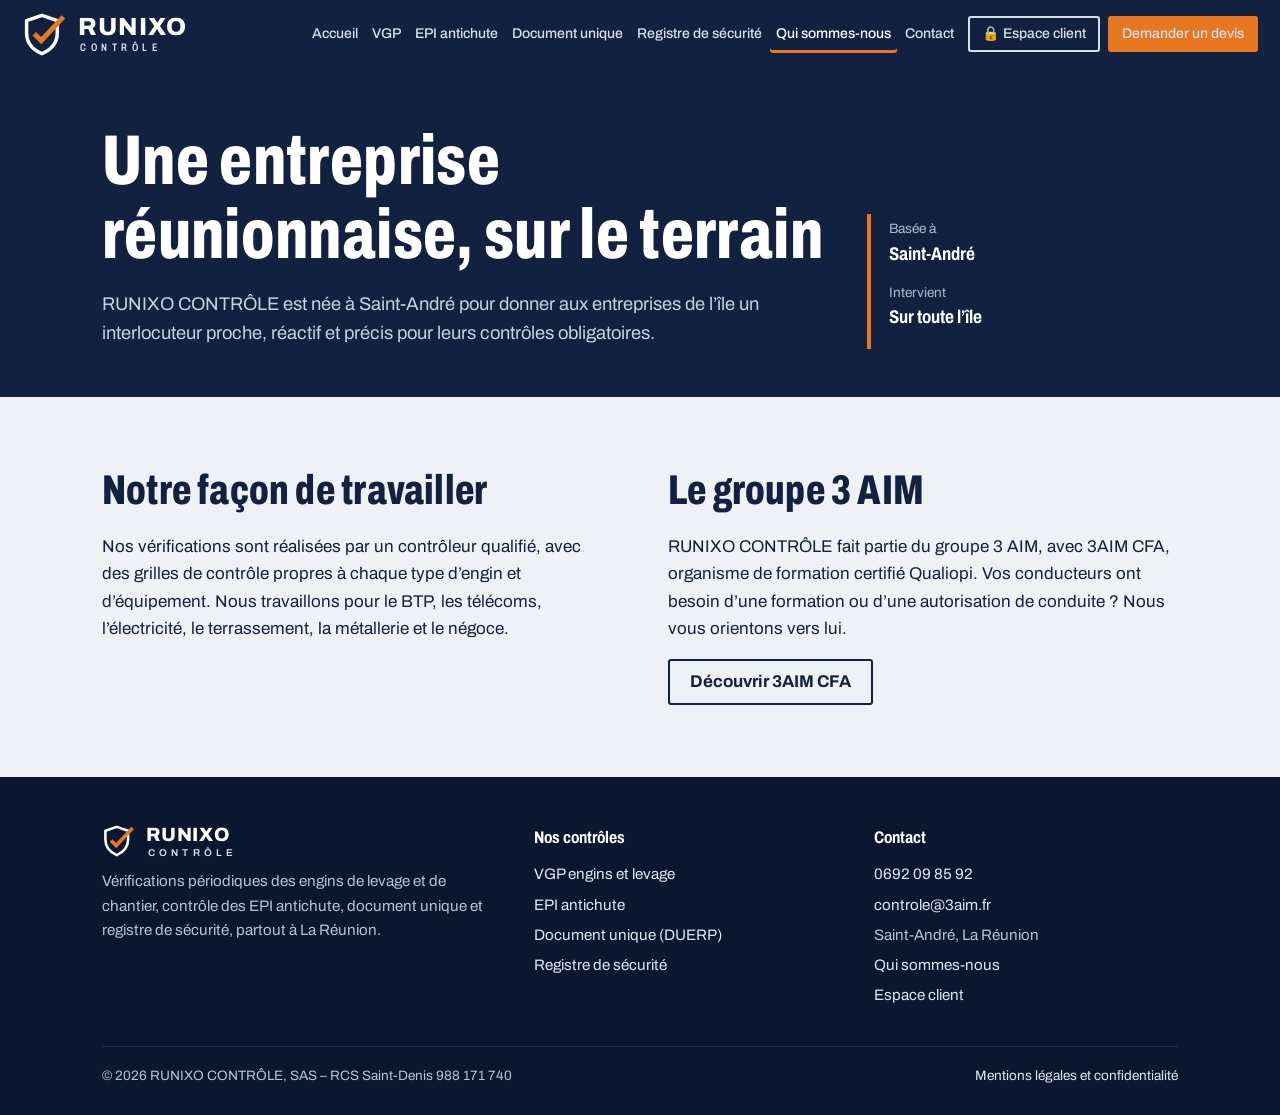
<file: qui-sommes-nous.html>
<!DOCTYPE html>
<html lang="fr">
<head>
<meta charset="utf-8">
<meta name="viewport" content="width=device-width, initial-scale=1, viewport-fit=cover">
<title>Qui sommes-nous – RUNIXO CONTRÔLE, Saint-André, La Réunion</title>
<meta name="description" content="RUNIXO CONTRÔLE, entreprise réunionnaise de contrôle des engins de levage, des EPI antichute et de prévention des risques, basée à Saint-André.">
<meta name="theme-color" content="#12213F">
<link rel="icon" href="data:image/svg+xml,%3Csvg xmlns='http://www.w3.org/2000/svg' viewBox='0 0 120 112'%3E%3Cpath d='M52 6 L92 20 V52 C92 78 75 96 52 106 C29 96 12 78 12 52 V20 Z' fill='%23fff' stroke='%2312213F' stroke-width='9' stroke-linejoin='round'/%3E%3Cpath d='M32 54 L50 72 L108 10' fill='none' stroke='%23E87722' stroke-width='13'/%3E%3C/svg%3E">
<link rel="preconnect" href="https://fonts.googleapis.com">
<link rel="preconnect" href="https://fonts.gstatic.com" crossorigin>
<link href="https://fonts.googleapis.com/css2?family=Archivo:wdth,wght@62..125,400..800&display=swap" rel="stylesheet">
<link rel="stylesheet" href="style.css">
</head>
<body>
<header class="top">
  <div class="wrap">
    <a class="brand" href="index.html" aria-label="RUNIXO CONTRÔLE, accueil"><svg class="logo" viewBox="0 0 120 112" aria-hidden="true"><path d="M52 6 L92 20 V52 C92 78 75 96 52 106 C29 96 12 78 12 52 V20 Z" fill="none" stroke="currentColor" stroke-width="9" stroke-linejoin="round"/><path d="M32 54 L50 72 L108 10" fill="none" stroke="#E87722" stroke-width="13"/></svg><span class="wm"><b>RUNIXO</b><small>CONTRÔLE</small></span></a>
    <button class="menu-btn" aria-expanded="false" aria-controls="nav">Menu</button>
    <nav class="nav" id="nav" aria-label="Navigation principale">
      <a href="index.html">Accueil</a><a href="vgp.html">VGP</a><a href="epi.html">EPI antichute</a><a href="duerp.html">Document unique</a><a href="registre.html">Registre de sécurité</a><a href="qui-sommes-nous.html" aria-current="page">Qui sommes-nous</a><a href="contact.html">Contact</a>
      <a class="btn btn-or" href="contact.html">Demander un devis</a>
    </nav>
  </div>
</header>
<main>
<section class="page-head"><div class="wrap">
  <div>
    <h1>Une entreprise réunionnaise, sur le terrain</h1>
    <p class="lead">RUNIXO CONTRÔLE est née à Saint-André pour donner aux entreprises de l’île un interlocuteur proche, réactif et précis pour leurs contrôles obligatoires.</p>
  </div>
  <div class="facts">
    <div><span>Basée à</span><strong>Saint-André</strong></div>
    <div><span>Intervient</span><strong>Sur toute l’île</strong></div>
  </div>
</div></section>

<section class="sec"><div class="wrap split">
  <div>
    <h2>Notre façon de travailler</h2>
    <p>Nos vérifications sont réalisées par un contrôleur qualifié, avec des grilles de contrôle propres à chaque type d’engin et d’équipement. Nous travaillons pour le BTP, les télécoms, l’électricité, le terrassement, la métallerie et le négoce.</p>
  </div>
  <div>
    <h2>Le groupe 3 AIM</h2>
    <p>RUNIXO CONTRÔLE fait partie du groupe 3 AIM, avec 3AIM CFA, organisme de formation certifié Qualiopi. Vos conducteurs ont besoin d’une formation ou d’une autorisation de conduite ? Nous vous orientons vers lui.</p>
    <a class="btn btn-line" href="https://3aim.fr">Découvrir 3AIM CFA</a>
  </div>
</div></section>

</main>
<footer class="foot">
  <div class="wrap">
    <div class="cols">
      <div>
        <div class="foot-logo"><svg class="logo" viewBox="0 0 120 112" aria-hidden="true"><path d="M52 6 L92 20 V52 C92 78 75 96 52 106 C29 96 12 78 12 52 V20 Z" fill="none" stroke="currentColor" stroke-width="9" stroke-linejoin="round"/><path d="M32 54 L50 72 L108 10" fill="none" stroke="#E87722" stroke-width="13"/></svg><span class="wm"><b>RUNIXO</b><small>CONTRÔLE</small></span></div>
        <p>Vérifications périodiques des engins de levage et de chantier, contrôle des EPI antichute, document unique et registre de sécurité, partout à La Réunion.</p>
      </div>
      <div>
        <h4>Nos contrôles</h4>
        <ul>
          <li><a href="vgp.html">VGP engins et levage</a></li>
          <li><a href="epi.html">EPI antichute</a></li>
          <li><a href="duerp.html">Document unique (DUERP)</a></li>
          <li><a href="registre.html">Registre de sécurité</a></li>
        </ul>
      </div>
      <div>
        <h4>Contact</h4>
        <ul>
          <li><a href="tel:+262692098592">0692 09 85 92</a></li>
          <li><a href="mailto:controle@3aim.fr">controle@3aim.fr</a></li>
          <li>Saint-André, La Réunion</li>
          <li><a href="qui-sommes-nous.html">Qui sommes-nous</a></li>
          <li><a href="https://espace.3aim.fr">Espace client</a></li>
        </ul>
      </div>
    </div>
    <div class="legal">
      <span>© 2026 RUNIXO CONTRÔLE, SAS – RCS Saint-Denis 988 171 740</span>
      <span><a href="mentions-legales.html">Mentions légales et confidentialité</a></span>
    </div>
  </div>
</footer>
<script src="script.js"></script>
</body>
</html>
</file>
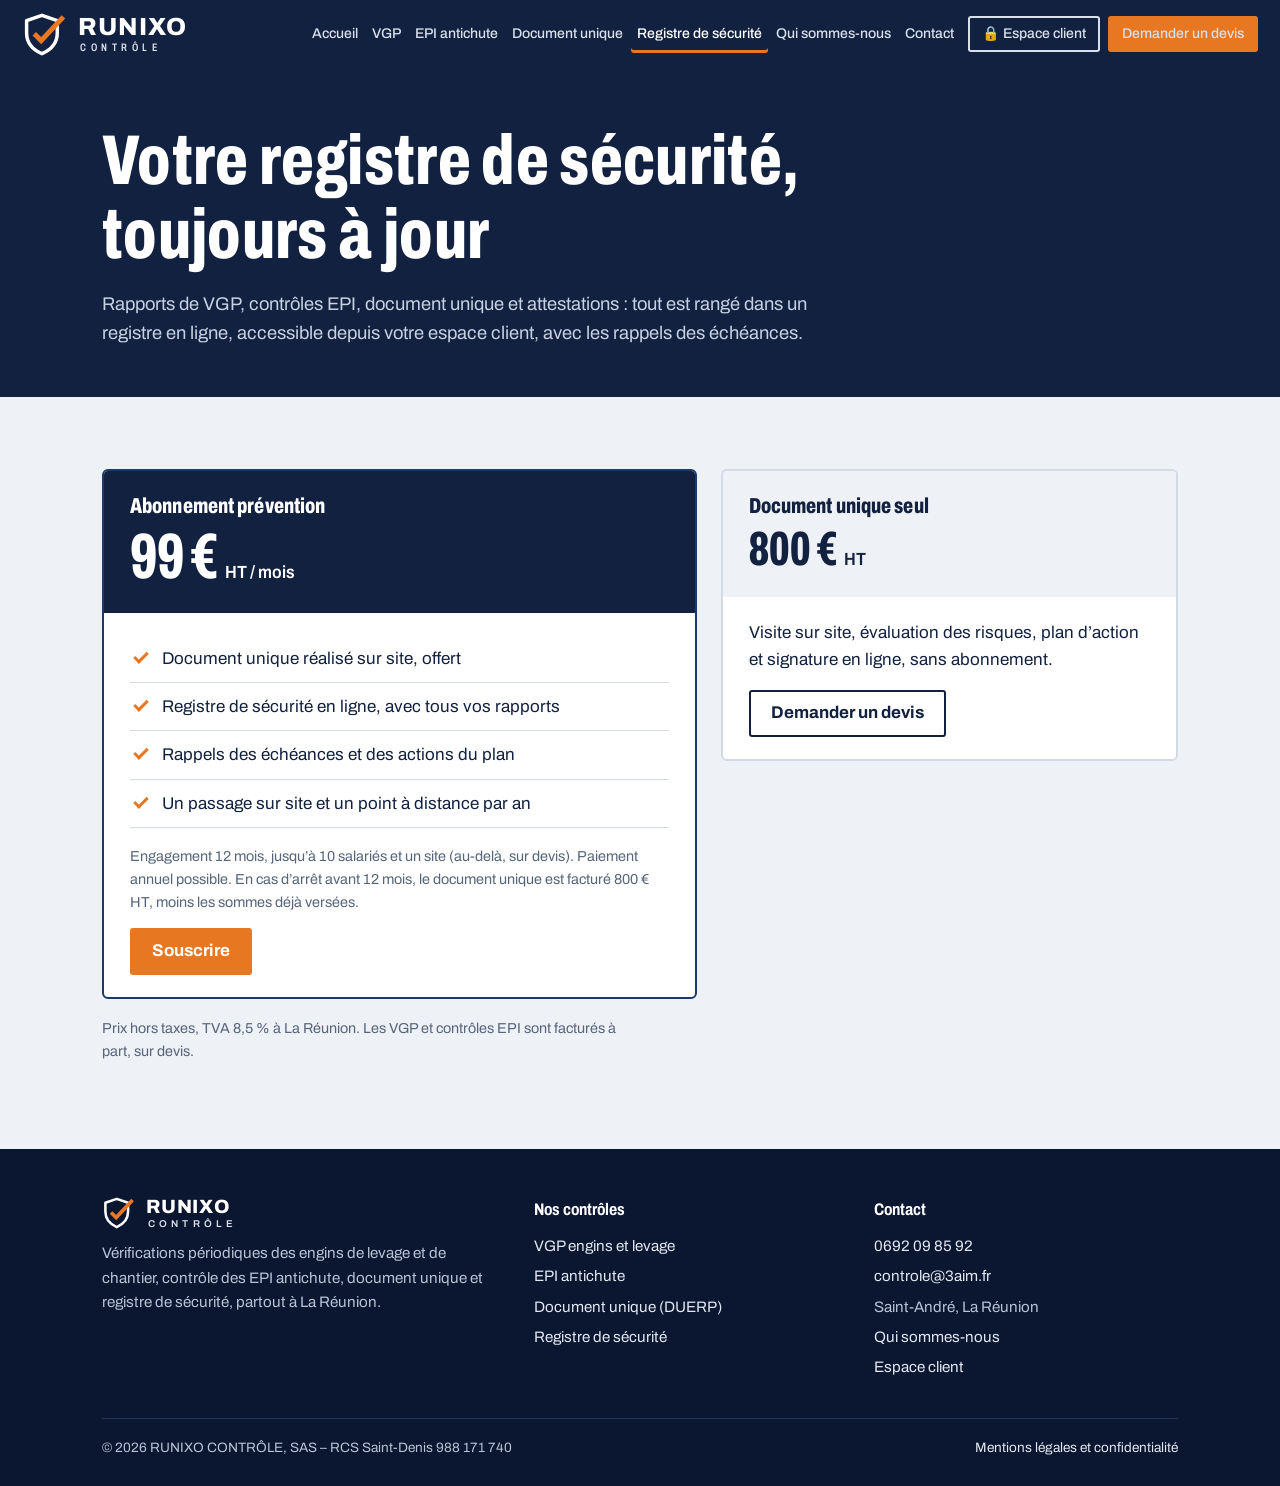
<file: registre.html>
<!DOCTYPE html>
<html lang="fr">
<head>
<meta charset="utf-8">
<meta name="viewport" content="width=device-width, initial-scale=1, viewport-fit=cover">
<title>Registre de sécurité en ligne et abonnement prévention – RUNIXO CONTRÔLE</title>
<meta name="description" content="Registre de sécurité en ligne avec document unique inclus, rappels d’échéances et espace client, pour 99 € HT par mois.">
<meta name="theme-color" content="#12213F">
<link rel="icon" href="data:image/svg+xml,%3Csvg xmlns='http://www.w3.org/2000/svg' viewBox='0 0 120 112'%3E%3Cpath d='M52 6 L92 20 V52 C92 78 75 96 52 106 C29 96 12 78 12 52 V20 Z' fill='%23fff' stroke='%2312213F' stroke-width='9' stroke-linejoin='round'/%3E%3Cpath d='M32 54 L50 72 L108 10' fill='none' stroke='%23E87722' stroke-width='13'/%3E%3C/svg%3E">
<link rel="preconnect" href="https://fonts.googleapis.com">
<link rel="preconnect" href="https://fonts.gstatic.com" crossorigin>
<link href="https://fonts.googleapis.com/css2?family=Archivo:wdth,wght@62..125,400..800&display=swap" rel="stylesheet">
<link rel="stylesheet" href="style.css">
</head>
<body>
<header class="top">
  <div class="wrap">
    <a class="brand" href="index.html" aria-label="RUNIXO CONTRÔLE, accueil"><svg class="logo" viewBox="0 0 120 112" aria-hidden="true"><path d="M52 6 L92 20 V52 C92 78 75 96 52 106 C29 96 12 78 12 52 V20 Z" fill="none" stroke="currentColor" stroke-width="9" stroke-linejoin="round"/><path d="M32 54 L50 72 L108 10" fill="none" stroke="#E87722" stroke-width="13"/></svg><span class="wm"><b>RUNIXO</b><small>CONTRÔLE</small></span></a>
    <button class="menu-btn" aria-expanded="false" aria-controls="nav">Menu</button>
    <nav class="nav" id="nav" aria-label="Navigation principale">
      <a href="index.html">Accueil</a><a href="vgp.html">VGP</a><a href="epi.html">EPI antichute</a><a href="duerp.html">Document unique</a><a href="registre.html" aria-current="page">Registre de sécurité</a><a href="qui-sommes-nous.html">Qui sommes-nous</a><a href="contact.html">Contact</a>
      <a class="btn btn-or" href="contact.html">Demander un devis</a>
    </nav>
  </div>
</header>
<main>
<section class="page-head"><div class="wrap">
  <div>
    <h1>Votre registre de sécurité, toujours à jour</h1>
    <p class="lead">Rapports de VGP, contrôles EPI, document unique et attestations : tout est rangé dans un registre en ligne, accessible depuis votre espace client, avec les rappels des échéances.</p>
  </div>
</div></section>

<section class="sec"><div class="wrap">
  <div class="prices">
    <div class="price">
      <div class="p-top">
        <h2 class="h3">Abonnement prévention</h2>
        <div class="amount">99 €<small>HT / mois</small></div>
      </div>
      <div class="p-body">
        <ul class="checks">
          <li>Document unique réalisé sur site, offert</li>
          <li>Registre de sécurité en ligne, avec tous vos rapports</li>
          <li>Rappels des échéances et des actions du plan</li>
          <li>Un passage sur site et un point à distance par an</li>
        </ul>
        <p class="small">Engagement 12 mois, jusqu’à 10 salariés et un site (au-delà, sur devis). Paiement annuel possible. En cas d’arrêt avant 12 mois, le document unique est facturé 800 € HT, moins les sommes déjà versées.</p>
        <a class="btn btn-or" href="contact.html?offre=abonnement">Souscrire</a>
      </div>
    </div>
    <div class="price side">
      <div class="p-top">
        <h2 class="h3">Document unique seul</h2>
        <div class="amount">800 €<small>HT</small></div>
      </div>
      <div class="p-body">
        <p>Visite sur site, évaluation des risques, plan d’action et signature en ligne, sans abonnement.</p>
        <a class="btn btn-line" href="contact.html?offre=duerp">Demander un devis</a>
      </div>
    </div>
  </div>
  <p class="small" style="margin-top:18px">Prix hors taxes, TVA 8,5 % à La Réunion. Les VGP et contrôles EPI sont facturés à part, sur devis.</p>
</div></section>

</main>
<footer class="foot">
  <div class="wrap">
    <div class="cols">
      <div>
        <div class="foot-logo"><svg class="logo" viewBox="0 0 120 112" aria-hidden="true"><path d="M52 6 L92 20 V52 C92 78 75 96 52 106 C29 96 12 78 12 52 V20 Z" fill="none" stroke="currentColor" stroke-width="9" stroke-linejoin="round"/><path d="M32 54 L50 72 L108 10" fill="none" stroke="#E87722" stroke-width="13"/></svg><span class="wm"><b>RUNIXO</b><small>CONTRÔLE</small></span></div>
        <p>Vérifications périodiques des engins de levage et de chantier, contrôle des EPI antichute, document unique et registre de sécurité, partout à La Réunion.</p>
      </div>
      <div>
        <h4>Nos contrôles</h4>
        <ul>
          <li><a href="vgp.html">VGP engins et levage</a></li>
          <li><a href="epi.html">EPI antichute</a></li>
          <li><a href="duerp.html">Document unique (DUERP)</a></li>
          <li><a href="registre.html">Registre de sécurité</a></li>
        </ul>
      </div>
      <div>
        <h4>Contact</h4>
        <ul>
          <li><a href="tel:+262692098592">0692 09 85 92</a></li>
          <li><a href="mailto:controle@3aim.fr">controle@3aim.fr</a></li>
          <li>Saint-André, La Réunion</li>
          <li><a href="qui-sommes-nous.html">Qui sommes-nous</a></li>
          <li><a href="https://espace.3aim.fr">Espace client</a></li>
        </ul>
      </div>
    </div>
    <div class="legal">
      <span>© 2026 RUNIXO CONTRÔLE, SAS – RCS Saint-Denis 988 171 740</span>
      <span><a href="mentions-legales.html">Mentions légales et confidentialité</a></span>
    </div>
  </div>
</footer>
<script src="script.js"></script>
</body>
</html>
</file>
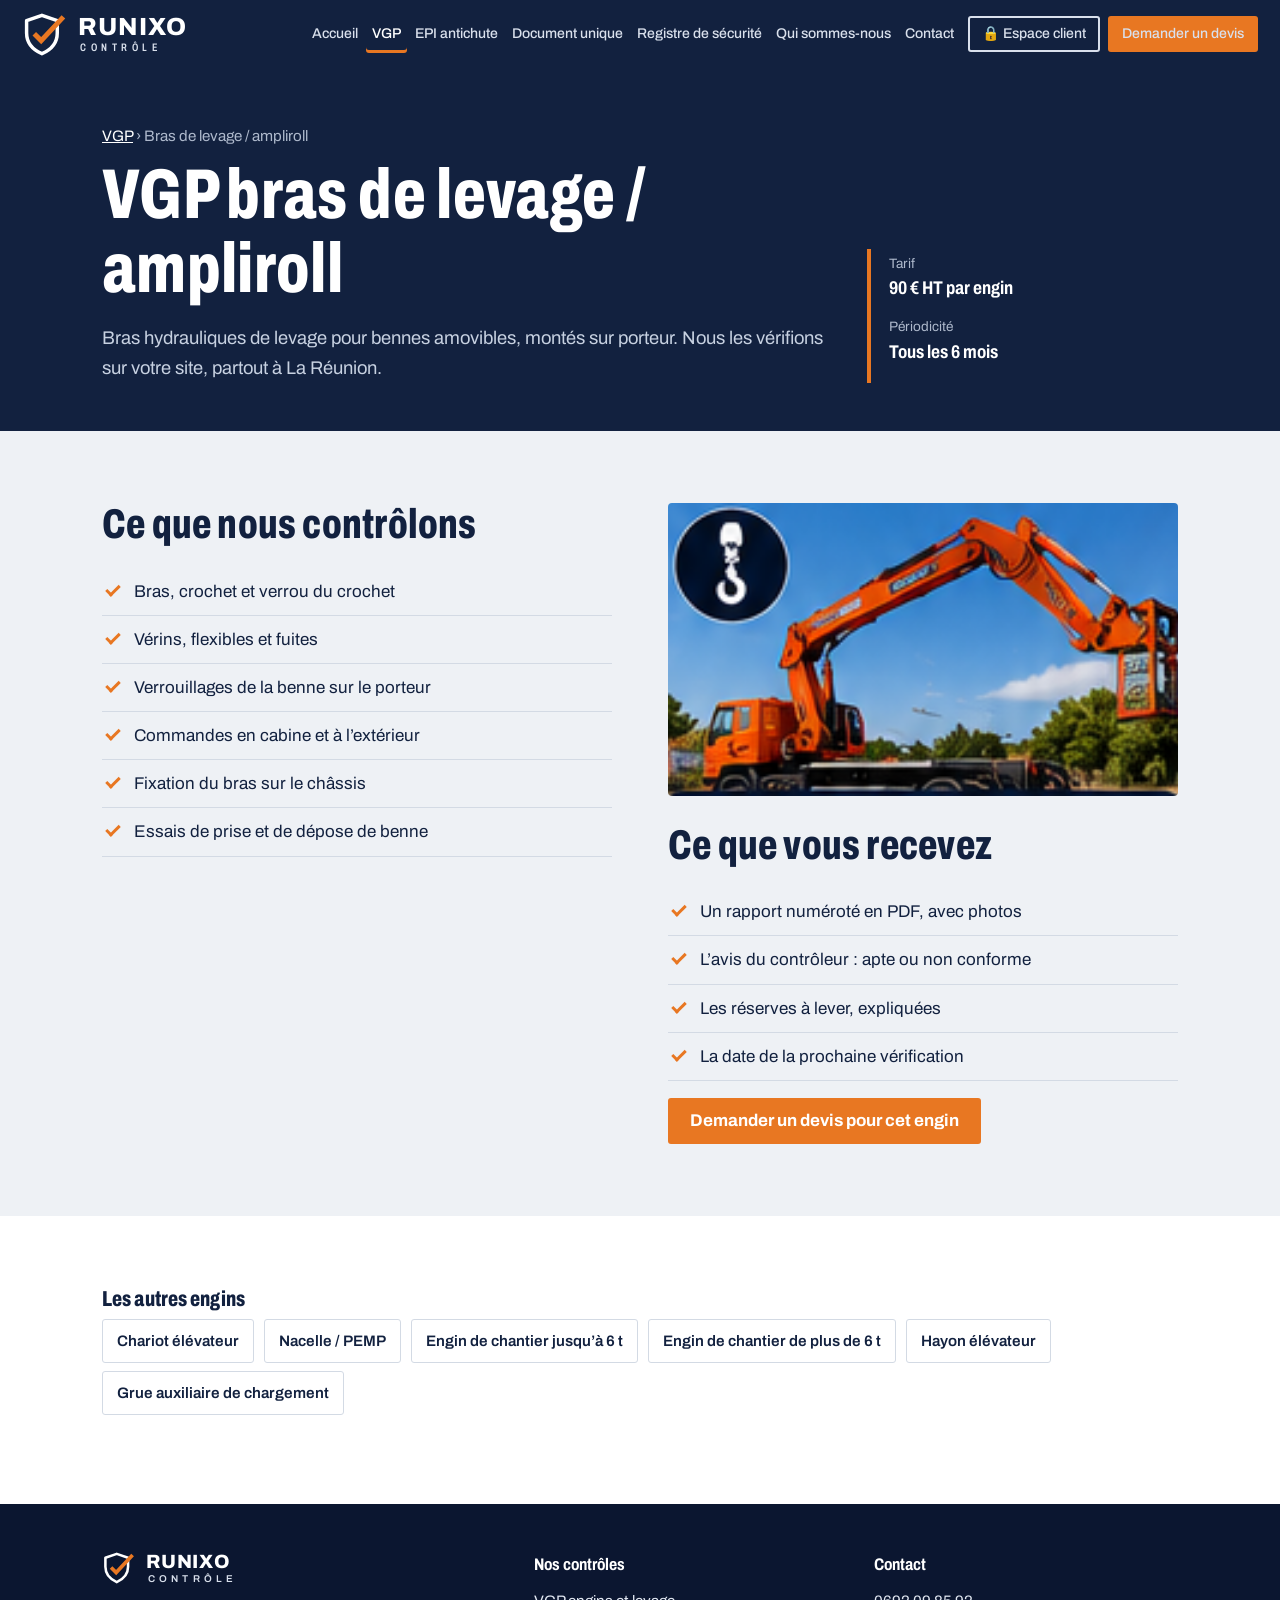
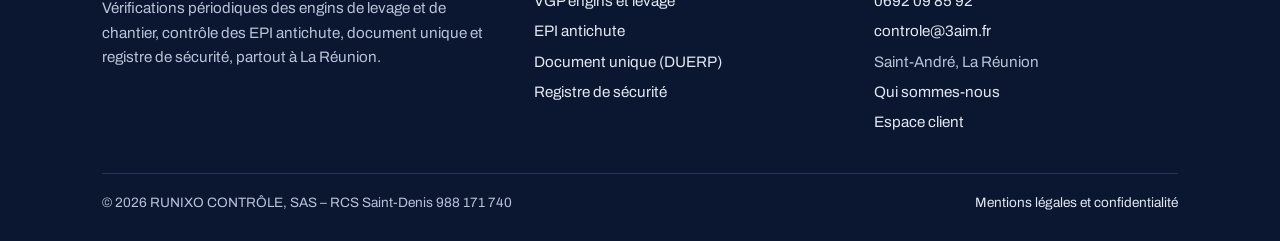
<file: vgp-bras-levage-ampliroll.html>
<!DOCTYPE html>
<html lang="fr">
<head>
<meta charset="utf-8">
<meta name="viewport" content="width=device-width, initial-scale=1, viewport-fit=cover">
<title>VGP bras de levage / ampliroll à La Réunion – 90 € HT – RUNIXO CONTRÔLE</title>
<meta name="description" content="Vérification générale périodique (VGP) bras de levage / ampliroll à La Réunion : 90 € HT, sur votre site, avec rapport PDF et suivi des échéances.">
<meta name="theme-color" content="#12213F">
<link rel="icon" href="data:image/svg+xml,%3Csvg xmlns='http://www.w3.org/2000/svg' viewBox='0 0 120 112'%3E%3Cpath d='M52 6 L92 20 V52 C92 78 75 96 52 106 C29 96 12 78 12 52 V20 Z' fill='%23fff' stroke='%2312213F' stroke-width='9' stroke-linejoin='round'/%3E%3Cpath d='M32 54 L50 72 L108 10' fill='none' stroke='%23E87722' stroke-width='13'/%3E%3C/svg%3E">
<link rel="preconnect" href="https://fonts.googleapis.com">
<link rel="preconnect" href="https://fonts.gstatic.com" crossorigin>
<link href="https://fonts.googleapis.com/css2?family=Archivo:wdth,wght@62..125,400..800&display=swap" rel="stylesheet">
<link rel="stylesheet" href="style.css">
</head>
<body>
<header class="top">
  <div class="wrap">
    <a class="brand" href="index.html" aria-label="RUNIXO CONTRÔLE, accueil"><svg class="logo" viewBox="0 0 120 112" aria-hidden="true"><path d="M52 6 L92 20 V52 C92 78 75 96 52 106 C29 96 12 78 12 52 V20 Z" fill="none" stroke="currentColor" stroke-width="9" stroke-linejoin="round"/><path d="M32 54 L50 72 L108 10" fill="none" stroke="#E87722" stroke-width="13"/></svg><span class="wm"><b>RUNIXO</b><small>CONTRÔLE</small></span></a>
    <button class="menu-btn" aria-expanded="false" aria-controls="nav">Menu</button>
    <nav class="nav" id="nav" aria-label="Navigation principale">
      <a href="index.html">Accueil</a><a href="vgp.html" aria-current="page">VGP</a><a href="epi.html">EPI antichute</a><a href="duerp.html">Document unique</a><a href="registre.html">Registre de sécurité</a><a href="qui-sommes-nous.html">Qui sommes-nous</a><a href="contact.html">Contact</a>
      <a class="btn btn-or" href="contact.html">Demander un devis</a>
    </nav>
  </div>
</header>
<main>
<section class="page-head"><div class="wrap">
  <div>
    <p class="crumb"><a href="vgp.html">VGP</a> › Bras de levage / ampliroll</p>
    <h1>VGP bras de levage / ampliroll</h1>
    <p class="lead">Bras hydrauliques de levage pour bennes amovibles, montés sur porteur. Nous les vérifions sur votre site, partout à La Réunion.</p>
  </div>
  <div class="facts">
    <div><span>Tarif</span><strong>90 € HT par engin</strong></div>
    <div><span>Périodicité</span><strong>Tous les 6 mois</strong></div>
  </div>
</div></section>

<section class="sec"><div class="wrap split">
  <div>
    <h2>Ce que nous contrôlons</h2>
    <ul class="checks"><li>Bras, crochet et verrou du crochet</li><li>Vérins, flexibles et fuites</li><li>Verrouillages de la benne sur le porteur</li><li>Commandes en cabine et à l’extérieur</li><li>Fixation du bras sur le châssis</li><li>Essais de prise et de dépose de benne</li></ul>
  </div>
  <div>
    <figure class="figure"><img src="img/bras-levage.png" alt="Bras de levage / ampliroll" width="216" height="124" style="aspect-ratio:216/124"></figure>
    <h2 style="margin-top:28px">Ce que vous recevez</h2>
    <ul class="checks">
      <li>Un rapport numéroté en PDF, avec photos</li>
      <li>L’avis du contrôleur : apte ou non conforme</li>
      <li>Les réserves à lever, expliquées</li>
      <li>La date de la prochaine vérification</li>
    </ul>
    <a class="btn btn-or" href="contact.html?engin=Bras%20de%20levage%20/%20ampliroll">Demander un devis pour cet engin</a>
  </div>
</div></section>

<section class="sec alt"><div class="wrap">
  <h2 class="h3">Les autres engins</h2>
  <p class="others"><a href="vgp-chariot-elevateur.html">Chariot élévateur</a> <a href="vgp-nacelle-pemp.html">Nacelle / PEMP</a> <a href="vgp-engin-chantier-6t.html">Engin de chantier jusqu’à 6 t</a> <a href="vgp-engin-chantier-plus-6t.html">Engin de chantier de plus de 6 t</a> <a href="vgp-hayon-elevateur.html">Hayon élévateur</a> <a href="vgp-grue-auxiliaire.html">Grue auxiliaire de chargement</a></p>
</div></section>

</main>
<footer class="foot">
  <div class="wrap">
    <div class="cols">
      <div>
        <div class="foot-logo"><svg class="logo" viewBox="0 0 120 112" aria-hidden="true"><path d="M52 6 L92 20 V52 C92 78 75 96 52 106 C29 96 12 78 12 52 V20 Z" fill="none" stroke="currentColor" stroke-width="9" stroke-linejoin="round"/><path d="M32 54 L50 72 L108 10" fill="none" stroke="#E87722" stroke-width="13"/></svg><span class="wm"><b>RUNIXO</b><small>CONTRÔLE</small></span></div>
        <p>Vérifications périodiques des engins de levage et de chantier, contrôle des EPI antichute, document unique et registre de sécurité, partout à La Réunion.</p>
      </div>
      <div>
        <h4>Nos contrôles</h4>
        <ul>
          <li><a href="vgp.html">VGP engins et levage</a></li>
          <li><a href="epi.html">EPI antichute</a></li>
          <li><a href="duerp.html">Document unique (DUERP)</a></li>
          <li><a href="registre.html">Registre de sécurité</a></li>
        </ul>
      </div>
      <div>
        <h4>Contact</h4>
        <ul>
          <li><a href="tel:+262692098592">0692 09 85 92</a></li>
          <li><a href="mailto:controle@3aim.fr">controle@3aim.fr</a></li>
          <li>Saint-André, La Réunion</li>
          <li><a href="qui-sommes-nous.html">Qui sommes-nous</a></li>
          <li><a href="https://espace.3aim.fr">Espace client</a></li>
        </ul>
      </div>
    </div>
    <div class="legal">
      <span>© 2026 RUNIXO CONTRÔLE, SAS – RCS Saint-Denis 988 171 740</span>
      <span><a href="mentions-legales.html">Mentions légales et confidentialité</a></span>
    </div>
  </div>
</footer>
<script src="script.js"></script>
</body>
</html>
</file>
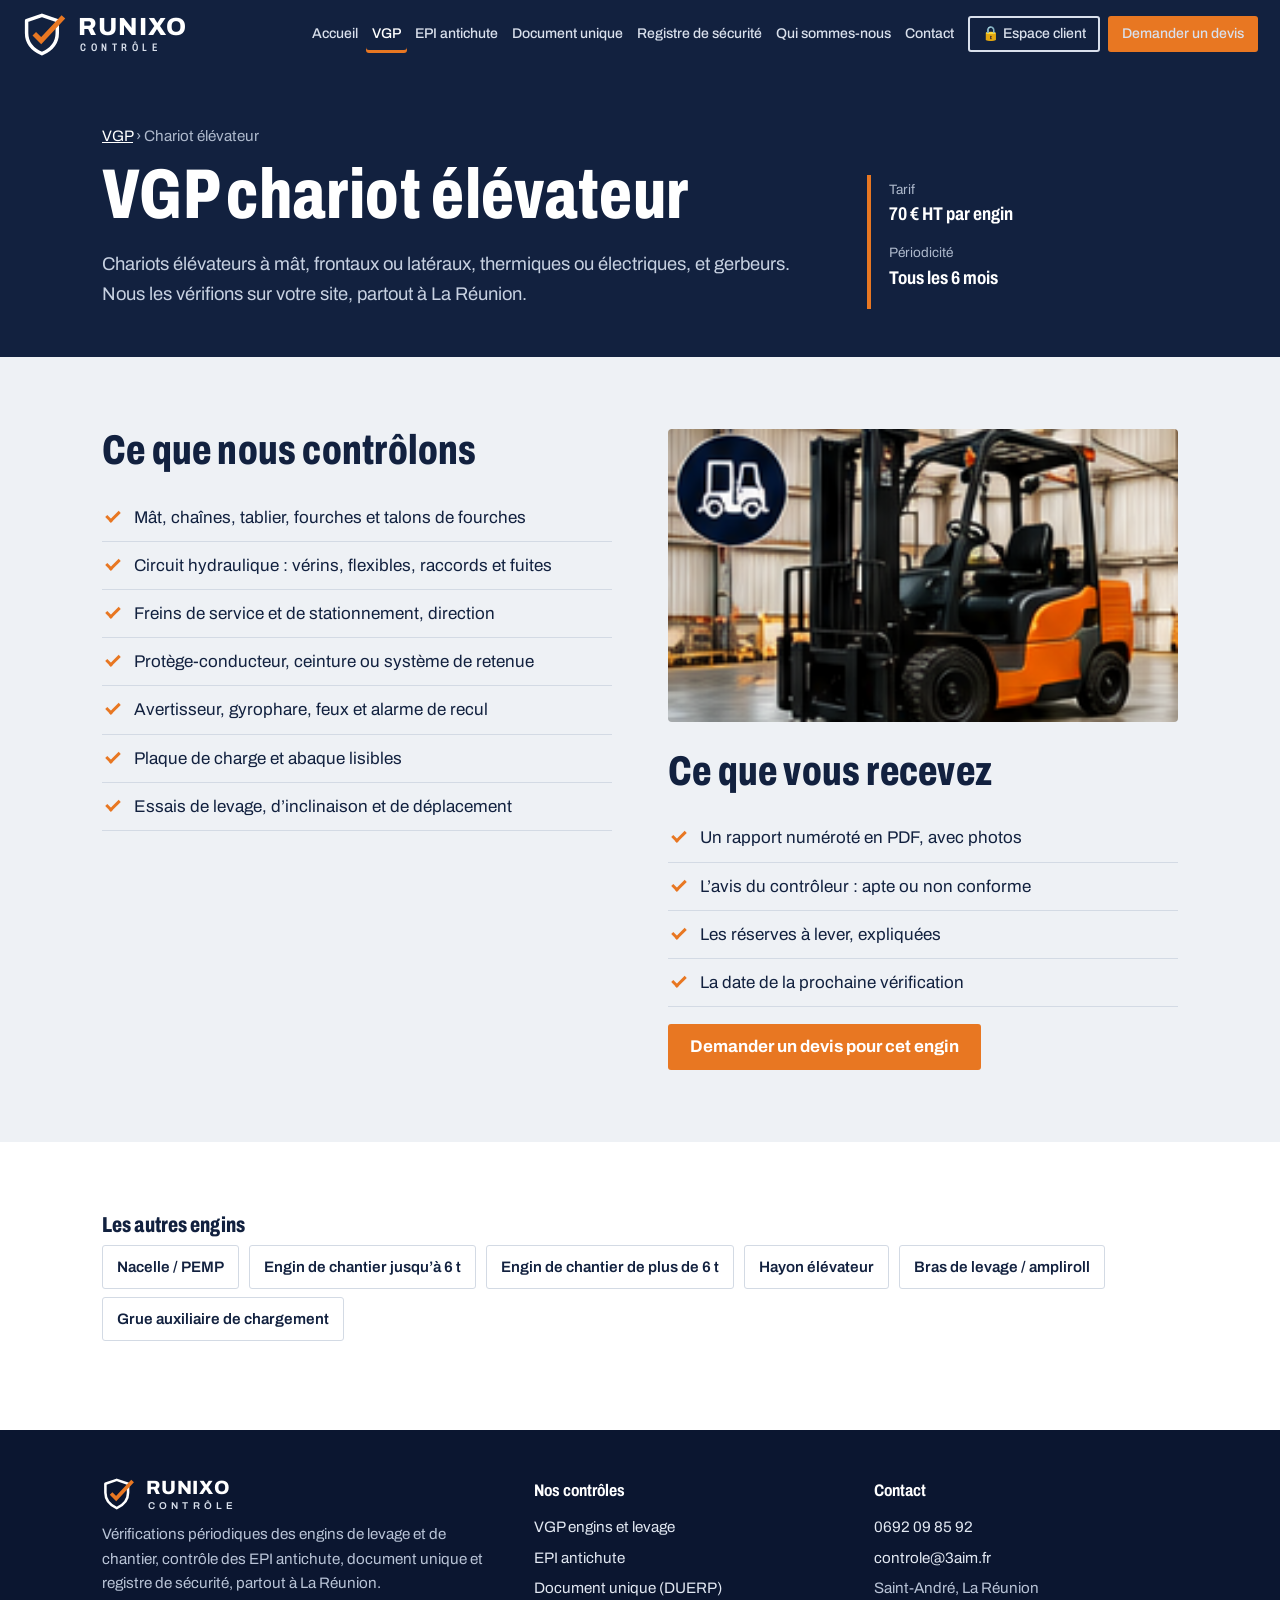
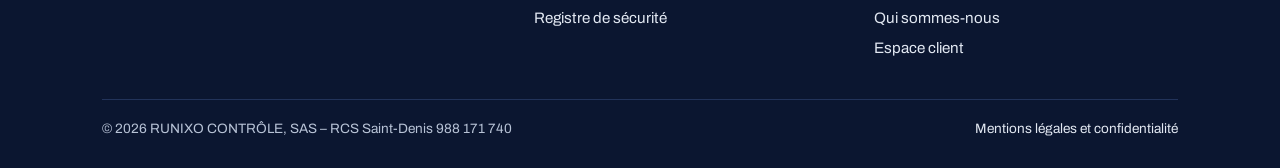
<file: vgp-chariot-elevateur.html>
<!DOCTYPE html>
<html lang="fr">
<head>
<meta charset="utf-8">
<meta name="viewport" content="width=device-width, initial-scale=1, viewport-fit=cover">
<title>VGP chariot élévateur à La Réunion – 70 € HT – RUNIXO CONTRÔLE</title>
<meta name="description" content="Vérification générale périodique (VGP) chariot élévateur à La Réunion : 70 € HT, sur votre site, avec rapport PDF et suivi des échéances.">
<meta name="theme-color" content="#12213F">
<link rel="icon" href="data:image/svg+xml,%3Csvg xmlns='http://www.w3.org/2000/svg' viewBox='0 0 120 112'%3E%3Cpath d='M52 6 L92 20 V52 C92 78 75 96 52 106 C29 96 12 78 12 52 V20 Z' fill='%23fff' stroke='%2312213F' stroke-width='9' stroke-linejoin='round'/%3E%3Cpath d='M32 54 L50 72 L108 10' fill='none' stroke='%23E87722' stroke-width='13'/%3E%3C/svg%3E">
<link rel="preconnect" href="https://fonts.googleapis.com">
<link rel="preconnect" href="https://fonts.gstatic.com" crossorigin>
<link href="https://fonts.googleapis.com/css2?family=Archivo:wdth,wght@62..125,400..800&display=swap" rel="stylesheet">
<link rel="stylesheet" href="style.css">
</head>
<body>
<header class="top">
  <div class="wrap">
    <a class="brand" href="index.html" aria-label="RUNIXO CONTRÔLE, accueil"><svg class="logo" viewBox="0 0 120 112" aria-hidden="true"><path d="M52 6 L92 20 V52 C92 78 75 96 52 106 C29 96 12 78 12 52 V20 Z" fill="none" stroke="currentColor" stroke-width="9" stroke-linejoin="round"/><path d="M32 54 L50 72 L108 10" fill="none" stroke="#E87722" stroke-width="13"/></svg><span class="wm"><b>RUNIXO</b><small>CONTRÔLE</small></span></a>
    <button class="menu-btn" aria-expanded="false" aria-controls="nav">Menu</button>
    <nav class="nav" id="nav" aria-label="Navigation principale">
      <a href="index.html">Accueil</a><a href="vgp.html" aria-current="page">VGP</a><a href="epi.html">EPI antichute</a><a href="duerp.html">Document unique</a><a href="registre.html">Registre de sécurité</a><a href="qui-sommes-nous.html">Qui sommes-nous</a><a href="contact.html">Contact</a>
      <a class="btn btn-or" href="contact.html">Demander un devis</a>
    </nav>
  </div>
</header>
<main>
<section class="page-head"><div class="wrap">
  <div>
    <p class="crumb"><a href="vgp.html">VGP</a> › Chariot élévateur</p>
    <h1>VGP chariot élévateur</h1>
    <p class="lead">Chariots élévateurs à mât, frontaux ou latéraux, thermiques ou électriques, et gerbeurs. Nous les vérifions sur votre site, partout à La Réunion.</p>
  </div>
  <div class="facts">
    <div><span>Tarif</span><strong>70 € HT par engin</strong></div>
    <div><span>Périodicité</span><strong>Tous les 6 mois</strong></div>
  </div>
</div></section>

<section class="sec"><div class="wrap split">
  <div>
    <h2>Ce que nous contrôlons</h2>
    <ul class="checks"><li>Mât, chaînes, tablier, fourches et talons de fourches</li><li>Circuit hydraulique : vérins, flexibles, raccords et fuites</li><li>Freins de service et de stationnement, direction</li><li>Protège-conducteur, ceinture ou système de retenue</li><li>Avertisseur, gyrophare, feux et alarme de recul</li><li>Plaque de charge et abaque lisibles</li><li>Essais de levage, d’inclinaison et de déplacement</li></ul>
  </div>
  <div>
    <figure class="figure"><img src="img/chariot.png" alt="Chariot élévateur" width="216" height="124" style="aspect-ratio:216/124"></figure>
    <h2 style="margin-top:28px">Ce que vous recevez</h2>
    <ul class="checks">
      <li>Un rapport numéroté en PDF, avec photos</li>
      <li>L’avis du contrôleur : apte ou non conforme</li>
      <li>Les réserves à lever, expliquées</li>
      <li>La date de la prochaine vérification</li>
    </ul>
    <a class="btn btn-or" href="contact.html?engin=Chariot%20%C3%A9l%C3%A9vateur">Demander un devis pour cet engin</a>
  </div>
</div></section>

<section class="sec alt"><div class="wrap">
  <h2 class="h3">Les autres engins</h2>
  <p class="others"><a href="vgp-nacelle-pemp.html">Nacelle / PEMP</a> <a href="vgp-engin-chantier-6t.html">Engin de chantier jusqu’à 6 t</a> <a href="vgp-engin-chantier-plus-6t.html">Engin de chantier de plus de 6 t</a> <a href="vgp-hayon-elevateur.html">Hayon élévateur</a> <a href="vgp-bras-levage-ampliroll.html">Bras de levage / ampliroll</a> <a href="vgp-grue-auxiliaire.html">Grue auxiliaire de chargement</a></p>
</div></section>

</main>
<footer class="foot">
  <div class="wrap">
    <div class="cols">
      <div>
        <div class="foot-logo"><svg class="logo" viewBox="0 0 120 112" aria-hidden="true"><path d="M52 6 L92 20 V52 C92 78 75 96 52 106 C29 96 12 78 12 52 V20 Z" fill="none" stroke="currentColor" stroke-width="9" stroke-linejoin="round"/><path d="M32 54 L50 72 L108 10" fill="none" stroke="#E87722" stroke-width="13"/></svg><span class="wm"><b>RUNIXO</b><small>CONTRÔLE</small></span></div>
        <p>Vérifications périodiques des engins de levage et de chantier, contrôle des EPI antichute, document unique et registre de sécurité, partout à La Réunion.</p>
      </div>
      <div>
        <h4>Nos contrôles</h4>
        <ul>
          <li><a href="vgp.html">VGP engins et levage</a></li>
          <li><a href="epi.html">EPI antichute</a></li>
          <li><a href="duerp.html">Document unique (DUERP)</a></li>
          <li><a href="registre.html">Registre de sécurité</a></li>
        </ul>
      </div>
      <div>
        <h4>Contact</h4>
        <ul>
          <li><a href="tel:+262692098592">0692 09 85 92</a></li>
          <li><a href="mailto:controle@3aim.fr">controle@3aim.fr</a></li>
          <li>Saint-André, La Réunion</li>
          <li><a href="qui-sommes-nous.html">Qui sommes-nous</a></li>
          <li><a href="https://espace.3aim.fr">Espace client</a></li>
        </ul>
      </div>
    </div>
    <div class="legal">
      <span>© 2026 RUNIXO CONTRÔLE, SAS – RCS Saint-Denis 988 171 740</span>
      <span><a href="mentions-legales.html">Mentions légales et confidentialité</a></span>
    </div>
  </div>
</footer>
<script src="script.js"></script>
</body>
</html>
</file>
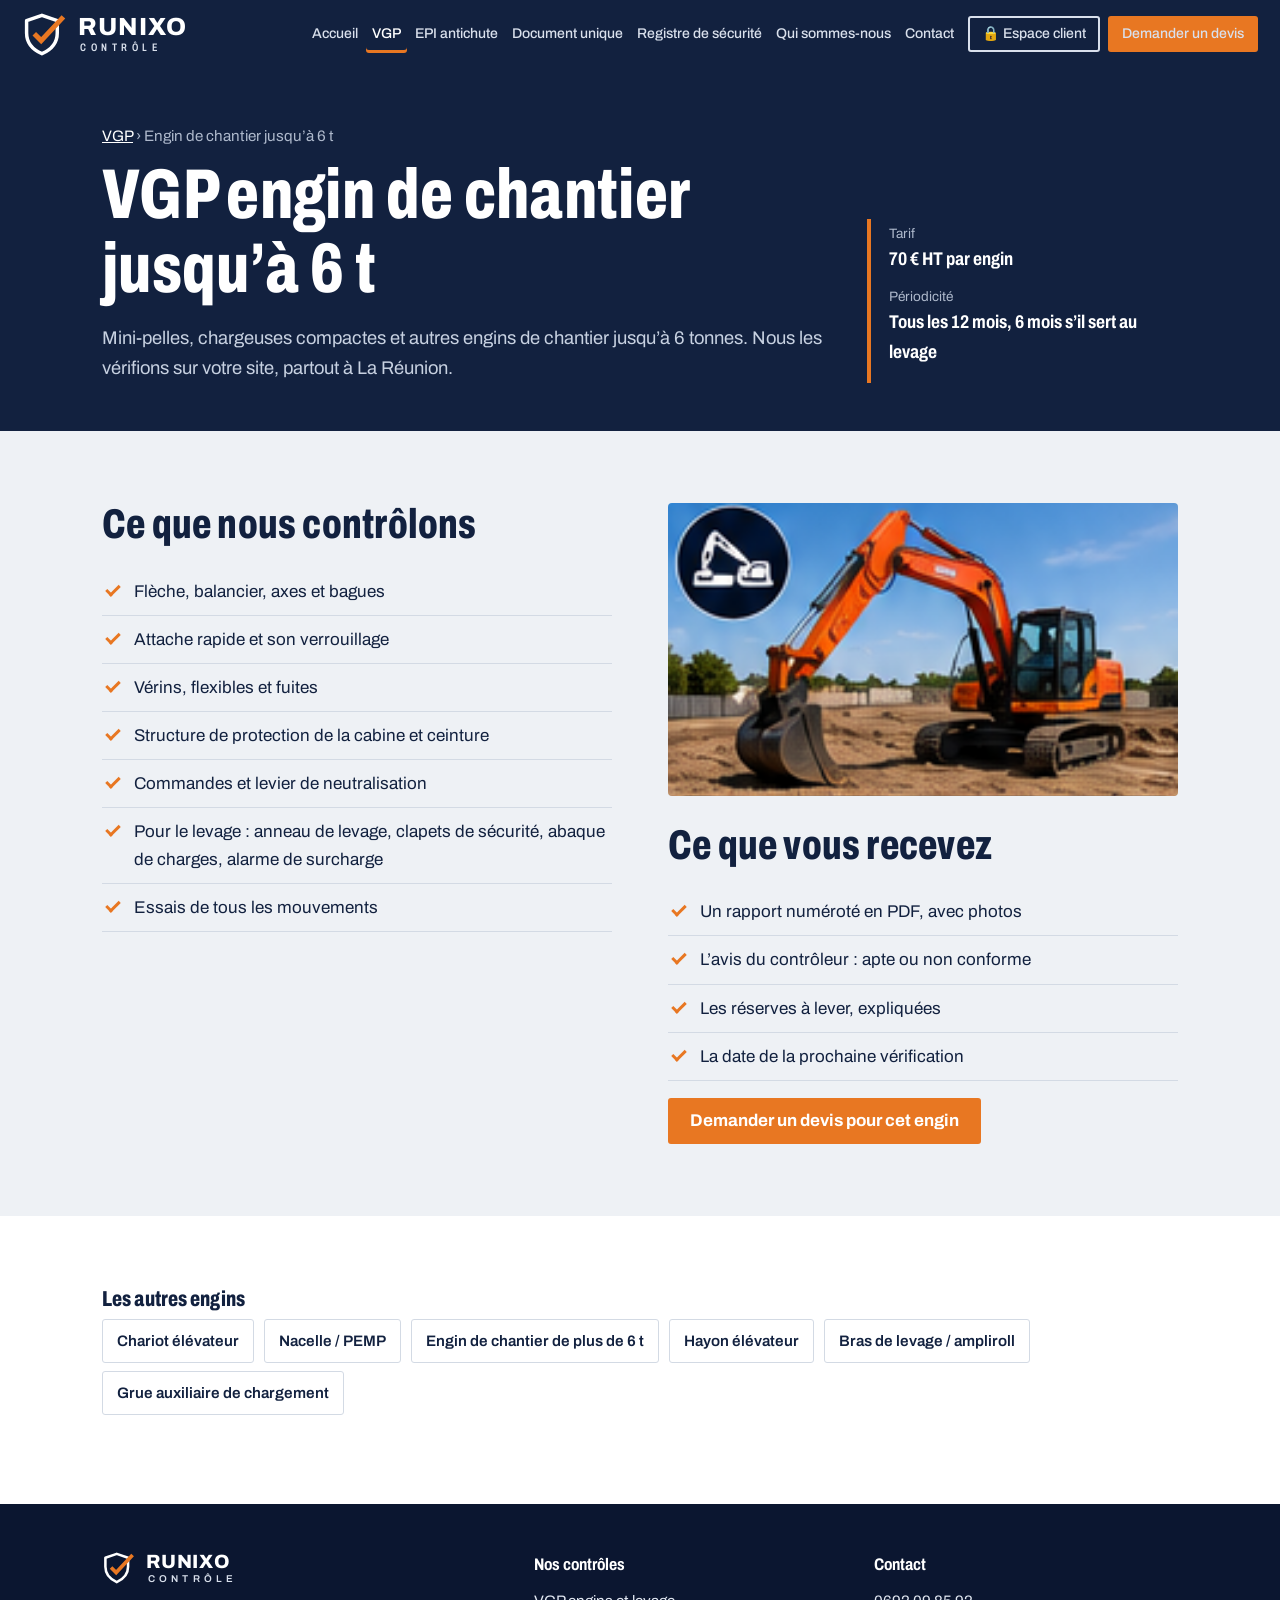
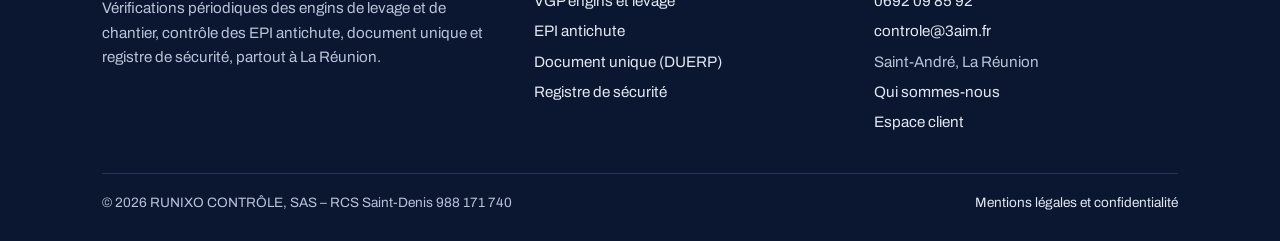
<file: vgp-engin-chantier-6t.html>
<!DOCTYPE html>
<html lang="fr">
<head>
<meta charset="utf-8">
<meta name="viewport" content="width=device-width, initial-scale=1, viewport-fit=cover">
<title>VGP engin de chantier jusqu’à 6 t à La Réunion – 70 € HT – RUNIXO CONTRÔLE</title>
<meta name="description" content="Vérification générale périodique (VGP) engin de chantier jusqu’à 6 t à La Réunion : 70 € HT, sur votre site, avec rapport PDF et suivi des échéances.">
<meta name="theme-color" content="#12213F">
<link rel="icon" href="data:image/svg+xml,%3Csvg xmlns='http://www.w3.org/2000/svg' viewBox='0 0 120 112'%3E%3Cpath d='M52 6 L92 20 V52 C92 78 75 96 52 106 C29 96 12 78 12 52 V20 Z' fill='%23fff' stroke='%2312213F' stroke-width='9' stroke-linejoin='round'/%3E%3Cpath d='M32 54 L50 72 L108 10' fill='none' stroke='%23E87722' stroke-width='13'/%3E%3C/svg%3E">
<link rel="preconnect" href="https://fonts.googleapis.com">
<link rel="preconnect" href="https://fonts.gstatic.com" crossorigin>
<link href="https://fonts.googleapis.com/css2?family=Archivo:wdth,wght@62..125,400..800&display=swap" rel="stylesheet">
<link rel="stylesheet" href="style.css">
</head>
<body>
<header class="top">
  <div class="wrap">
    <a class="brand" href="index.html" aria-label="RUNIXO CONTRÔLE, accueil"><svg class="logo" viewBox="0 0 120 112" aria-hidden="true"><path d="M52 6 L92 20 V52 C92 78 75 96 52 106 C29 96 12 78 12 52 V20 Z" fill="none" stroke="currentColor" stroke-width="9" stroke-linejoin="round"/><path d="M32 54 L50 72 L108 10" fill="none" stroke="#E87722" stroke-width="13"/></svg><span class="wm"><b>RUNIXO</b><small>CONTRÔLE</small></span></a>
    <button class="menu-btn" aria-expanded="false" aria-controls="nav">Menu</button>
    <nav class="nav" id="nav" aria-label="Navigation principale">
      <a href="index.html">Accueil</a><a href="vgp.html" aria-current="page">VGP</a><a href="epi.html">EPI antichute</a><a href="duerp.html">Document unique</a><a href="registre.html">Registre de sécurité</a><a href="qui-sommes-nous.html">Qui sommes-nous</a><a href="contact.html">Contact</a>
      <a class="btn btn-or" href="contact.html">Demander un devis</a>
    </nav>
  </div>
</header>
<main>
<section class="page-head"><div class="wrap">
  <div>
    <p class="crumb"><a href="vgp.html">VGP</a> › Engin de chantier jusqu’à 6 t</p>
    <h1>VGP engin de chantier jusqu’à 6 t</h1>
    <p class="lead">Mini-pelles, chargeuses compactes et autres engins de chantier jusqu’à 6 tonnes. Nous les vérifions sur votre site, partout à La Réunion.</p>
  </div>
  <div class="facts">
    <div><span>Tarif</span><strong>70 € HT par engin</strong></div>
    <div><span>Périodicité</span><strong>Tous les 12 mois, 6 mois s’il sert au levage</strong></div>
  </div>
</div></section>

<section class="sec"><div class="wrap split">
  <div>
    <h2>Ce que nous contrôlons</h2>
    <ul class="checks"><li>Flèche, balancier, axes et bagues</li><li>Attache rapide et son verrouillage</li><li>Vérins, flexibles et fuites</li><li>Structure de protection de la cabine et ceinture</li><li>Commandes et levier de neutralisation</li><li>Pour le levage : anneau de levage, clapets de sécurité, abaque de charges, alarme de surcharge</li><li>Essais de tous les mouvements</li></ul>
  </div>
  <div>
    <figure class="figure"><img src="img/engin-6t.png" alt="Engin de chantier jusqu’à 6 t" width="216" height="124" style="aspect-ratio:216/124"></figure>
    <h2 style="margin-top:28px">Ce que vous recevez</h2>
    <ul class="checks">
      <li>Un rapport numéroté en PDF, avec photos</li>
      <li>L’avis du contrôleur : apte ou non conforme</li>
      <li>Les réserves à lever, expliquées</li>
      <li>La date de la prochaine vérification</li>
    </ul>
    <a class="btn btn-or" href="contact.html?engin=Engin%20de%20chantier%20jusqu%E2%80%99%C3%A0%206%20t">Demander un devis pour cet engin</a>
  </div>
</div></section>

<section class="sec alt"><div class="wrap">
  <h2 class="h3">Les autres engins</h2>
  <p class="others"><a href="vgp-chariot-elevateur.html">Chariot élévateur</a> <a href="vgp-nacelle-pemp.html">Nacelle / PEMP</a> <a href="vgp-engin-chantier-plus-6t.html">Engin de chantier de plus de 6 t</a> <a href="vgp-hayon-elevateur.html">Hayon élévateur</a> <a href="vgp-bras-levage-ampliroll.html">Bras de levage / ampliroll</a> <a href="vgp-grue-auxiliaire.html">Grue auxiliaire de chargement</a></p>
</div></section>

</main>
<footer class="foot">
  <div class="wrap">
    <div class="cols">
      <div>
        <div class="foot-logo"><svg class="logo" viewBox="0 0 120 112" aria-hidden="true"><path d="M52 6 L92 20 V52 C92 78 75 96 52 106 C29 96 12 78 12 52 V20 Z" fill="none" stroke="currentColor" stroke-width="9" stroke-linejoin="round"/><path d="M32 54 L50 72 L108 10" fill="none" stroke="#E87722" stroke-width="13"/></svg><span class="wm"><b>RUNIXO</b><small>CONTRÔLE</small></span></div>
        <p>Vérifications périodiques des engins de levage et de chantier, contrôle des EPI antichute, document unique et registre de sécurité, partout à La Réunion.</p>
      </div>
      <div>
        <h4>Nos contrôles</h4>
        <ul>
          <li><a href="vgp.html">VGP engins et levage</a></li>
          <li><a href="epi.html">EPI antichute</a></li>
          <li><a href="duerp.html">Document unique (DUERP)</a></li>
          <li><a href="registre.html">Registre de sécurité</a></li>
        </ul>
      </div>
      <div>
        <h4>Contact</h4>
        <ul>
          <li><a href="tel:+262692098592">0692 09 85 92</a></li>
          <li><a href="mailto:controle@3aim.fr">controle@3aim.fr</a></li>
          <li>Saint-André, La Réunion</li>
          <li><a href="qui-sommes-nous.html">Qui sommes-nous</a></li>
          <li><a href="https://espace.3aim.fr">Espace client</a></li>
        </ul>
      </div>
    </div>
    <div class="legal">
      <span>© 2026 RUNIXO CONTRÔLE, SAS – RCS Saint-Denis 988 171 740</span>
      <span><a href="mentions-legales.html">Mentions légales et confidentialité</a></span>
    </div>
  </div>
</footer>
<script src="script.js"></script>
</body>
</html>
</file>
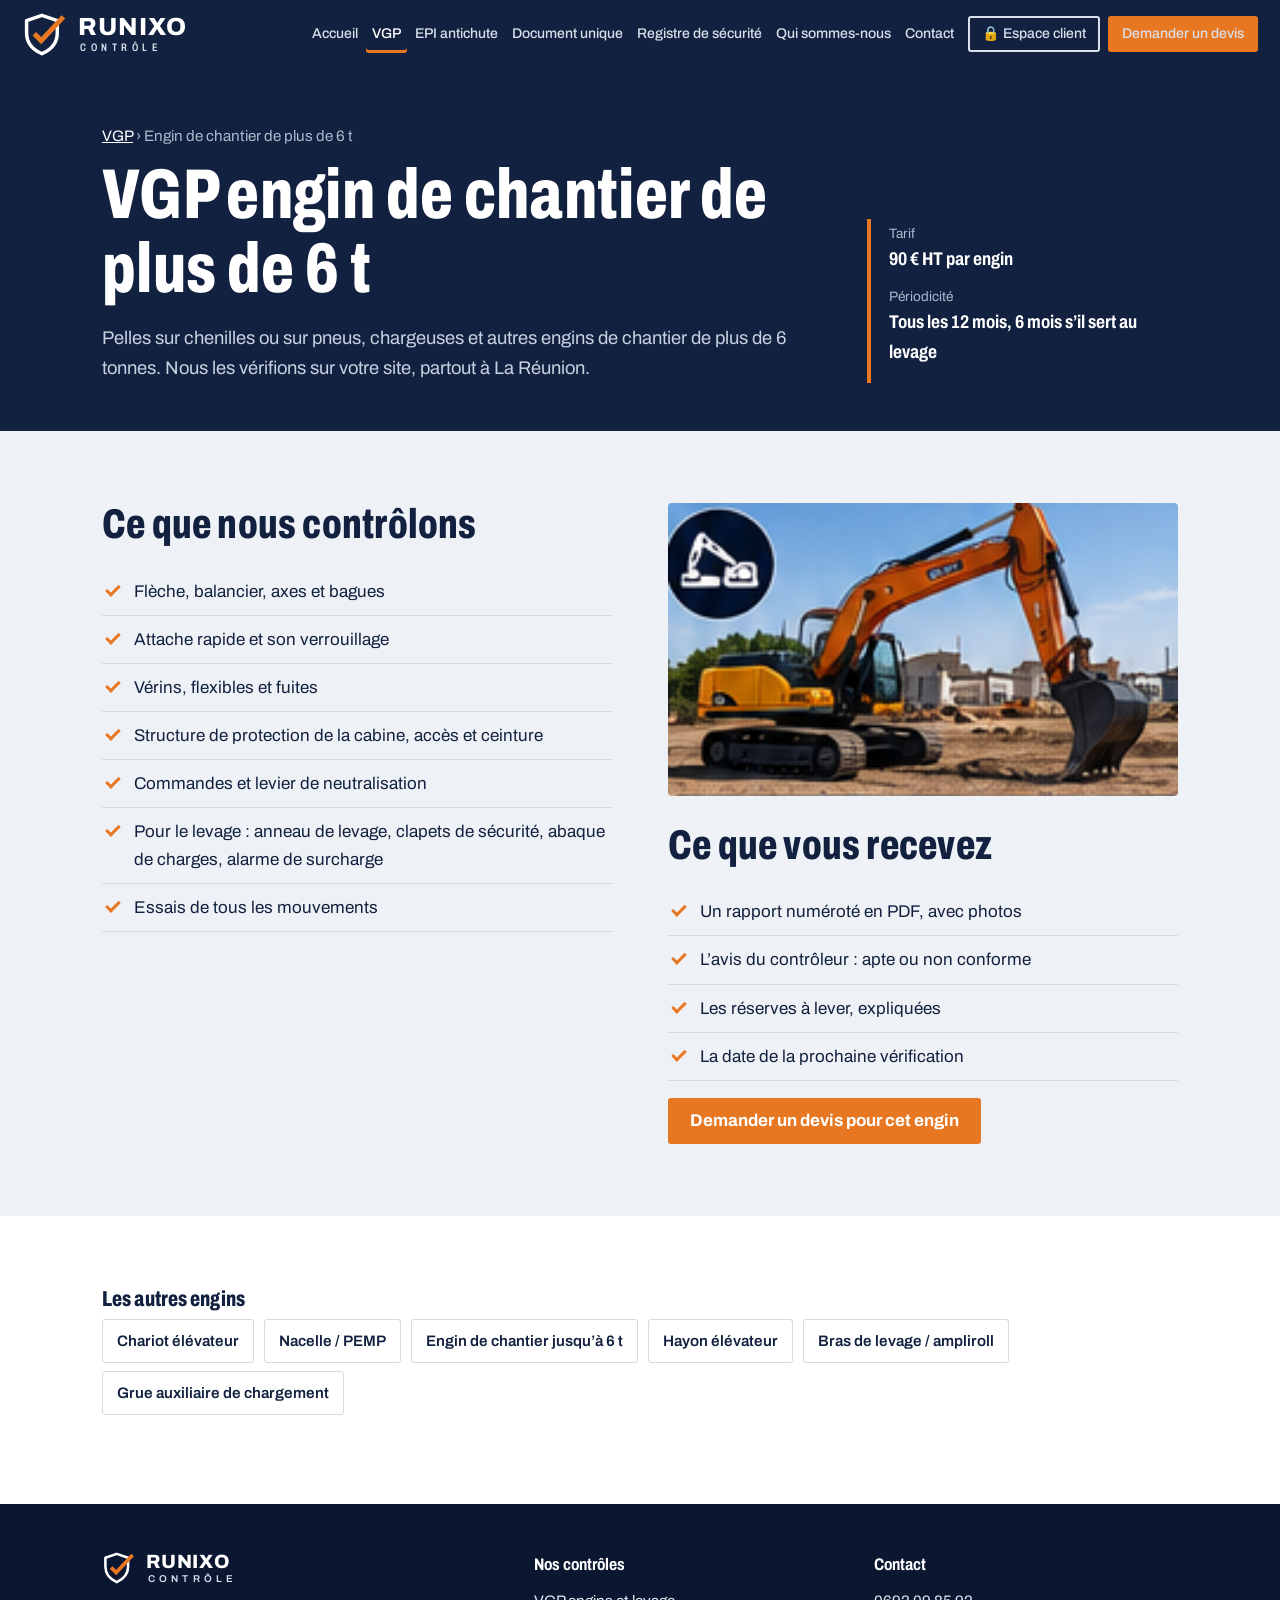
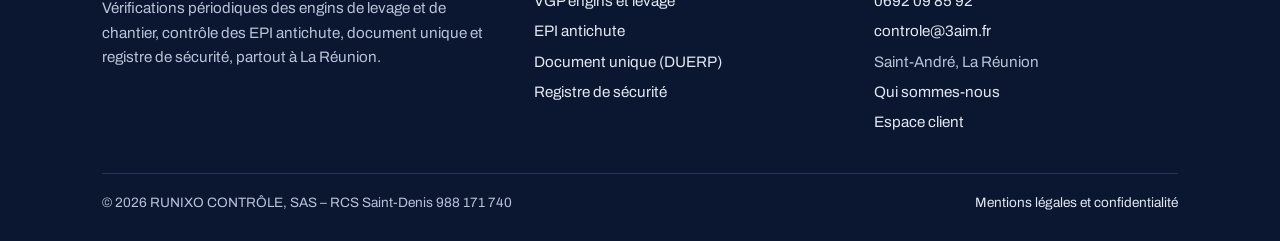
<file: vgp-engin-chantier-plus-6t.html>
<!DOCTYPE html>
<html lang="fr">
<head>
<meta charset="utf-8">
<meta name="viewport" content="width=device-width, initial-scale=1, viewport-fit=cover">
<title>VGP engin de chantier de plus de 6 t à La Réunion – 90 € HT – RUNIXO CONTRÔLE</title>
<meta name="description" content="Vérification générale périodique (VGP) engin de chantier de plus de 6 t à La Réunion : 90 € HT, sur votre site, avec rapport PDF et suivi des échéances.">
<meta name="theme-color" content="#12213F">
<link rel="icon" href="data:image/svg+xml,%3Csvg xmlns='http://www.w3.org/2000/svg' viewBox='0 0 120 112'%3E%3Cpath d='M52 6 L92 20 V52 C92 78 75 96 52 106 C29 96 12 78 12 52 V20 Z' fill='%23fff' stroke='%2312213F' stroke-width='9' stroke-linejoin='round'/%3E%3Cpath d='M32 54 L50 72 L108 10' fill='none' stroke='%23E87722' stroke-width='13'/%3E%3C/svg%3E">
<link rel="preconnect" href="https://fonts.googleapis.com">
<link rel="preconnect" href="https://fonts.gstatic.com" crossorigin>
<link href="https://fonts.googleapis.com/css2?family=Archivo:wdth,wght@62..125,400..800&display=swap" rel="stylesheet">
<link rel="stylesheet" href="style.css">
</head>
<body>
<header class="top">
  <div class="wrap">
    <a class="brand" href="index.html" aria-label="RUNIXO CONTRÔLE, accueil"><svg class="logo" viewBox="0 0 120 112" aria-hidden="true"><path d="M52 6 L92 20 V52 C92 78 75 96 52 106 C29 96 12 78 12 52 V20 Z" fill="none" stroke="currentColor" stroke-width="9" stroke-linejoin="round"/><path d="M32 54 L50 72 L108 10" fill="none" stroke="#E87722" stroke-width="13"/></svg><span class="wm"><b>RUNIXO</b><small>CONTRÔLE</small></span></a>
    <button class="menu-btn" aria-expanded="false" aria-controls="nav">Menu</button>
    <nav class="nav" id="nav" aria-label="Navigation principale">
      <a href="index.html">Accueil</a><a href="vgp.html" aria-current="page">VGP</a><a href="epi.html">EPI antichute</a><a href="duerp.html">Document unique</a><a href="registre.html">Registre de sécurité</a><a href="qui-sommes-nous.html">Qui sommes-nous</a><a href="contact.html">Contact</a>
      <a class="btn btn-or" href="contact.html">Demander un devis</a>
    </nav>
  </div>
</header>
<main>
<section class="page-head"><div class="wrap">
  <div>
    <p class="crumb"><a href="vgp.html">VGP</a> › Engin de chantier de plus de 6 t</p>
    <h1>VGP engin de chantier de plus de 6 t</h1>
    <p class="lead">Pelles sur chenilles ou sur pneus, chargeuses et autres engins de chantier de plus de 6 tonnes. Nous les vérifions sur votre site, partout à La Réunion.</p>
  </div>
  <div class="facts">
    <div><span>Tarif</span><strong>90 € HT par engin</strong></div>
    <div><span>Périodicité</span><strong>Tous les 12 mois, 6 mois s’il sert au levage</strong></div>
  </div>
</div></section>

<section class="sec"><div class="wrap split">
  <div>
    <h2>Ce que nous contrôlons</h2>
    <ul class="checks"><li>Flèche, balancier, axes et bagues</li><li>Attache rapide et son verrouillage</li><li>Vérins, flexibles et fuites</li><li>Structure de protection de la cabine, accès et ceinture</li><li>Commandes et levier de neutralisation</li><li>Pour le levage : anneau de levage, clapets de sécurité, abaque de charges, alarme de surcharge</li><li>Essais de tous les mouvements</li></ul>
  </div>
  <div>
    <figure class="figure"><img src="img/engin-plus-6t.png" alt="Engin de chantier de plus de 6 t" width="216" height="124" style="aspect-ratio:216/124"></figure>
    <h2 style="margin-top:28px">Ce que vous recevez</h2>
    <ul class="checks">
      <li>Un rapport numéroté en PDF, avec photos</li>
      <li>L’avis du contrôleur : apte ou non conforme</li>
      <li>Les réserves à lever, expliquées</li>
      <li>La date de la prochaine vérification</li>
    </ul>
    <a class="btn btn-or" href="contact.html?engin=Engin%20de%20chantier%20de%20plus%20de%206%20t">Demander un devis pour cet engin</a>
  </div>
</div></section>

<section class="sec alt"><div class="wrap">
  <h2 class="h3">Les autres engins</h2>
  <p class="others"><a href="vgp-chariot-elevateur.html">Chariot élévateur</a> <a href="vgp-nacelle-pemp.html">Nacelle / PEMP</a> <a href="vgp-engin-chantier-6t.html">Engin de chantier jusqu’à 6 t</a> <a href="vgp-hayon-elevateur.html">Hayon élévateur</a> <a href="vgp-bras-levage-ampliroll.html">Bras de levage / ampliroll</a> <a href="vgp-grue-auxiliaire.html">Grue auxiliaire de chargement</a></p>
</div></section>

</main>
<footer class="foot">
  <div class="wrap">
    <div class="cols">
      <div>
        <div class="foot-logo"><svg class="logo" viewBox="0 0 120 112" aria-hidden="true"><path d="M52 6 L92 20 V52 C92 78 75 96 52 106 C29 96 12 78 12 52 V20 Z" fill="none" stroke="currentColor" stroke-width="9" stroke-linejoin="round"/><path d="M32 54 L50 72 L108 10" fill="none" stroke="#E87722" stroke-width="13"/></svg><span class="wm"><b>RUNIXO</b><small>CONTRÔLE</small></span></div>
        <p>Vérifications périodiques des engins de levage et de chantier, contrôle des EPI antichute, document unique et registre de sécurité, partout à La Réunion.</p>
      </div>
      <div>
        <h4>Nos contrôles</h4>
        <ul>
          <li><a href="vgp.html">VGP engins et levage</a></li>
          <li><a href="epi.html">EPI antichute</a></li>
          <li><a href="duerp.html">Document unique (DUERP)</a></li>
          <li><a href="registre.html">Registre de sécurité</a></li>
        </ul>
      </div>
      <div>
        <h4>Contact</h4>
        <ul>
          <li><a href="tel:+262692098592">0692 09 85 92</a></li>
          <li><a href="mailto:controle@3aim.fr">controle@3aim.fr</a></li>
          <li>Saint-André, La Réunion</li>
          <li><a href="qui-sommes-nous.html">Qui sommes-nous</a></li>
          <li><a href="https://espace.3aim.fr">Espace client</a></li>
        </ul>
      </div>
    </div>
    <div class="legal">
      <span>© 2026 RUNIXO CONTRÔLE, SAS – RCS Saint-Denis 988 171 740</span>
      <span><a href="mentions-legales.html">Mentions légales et confidentialité</a></span>
    </div>
  </div>
</footer>
<script src="script.js"></script>
</body>
</html>
</file>
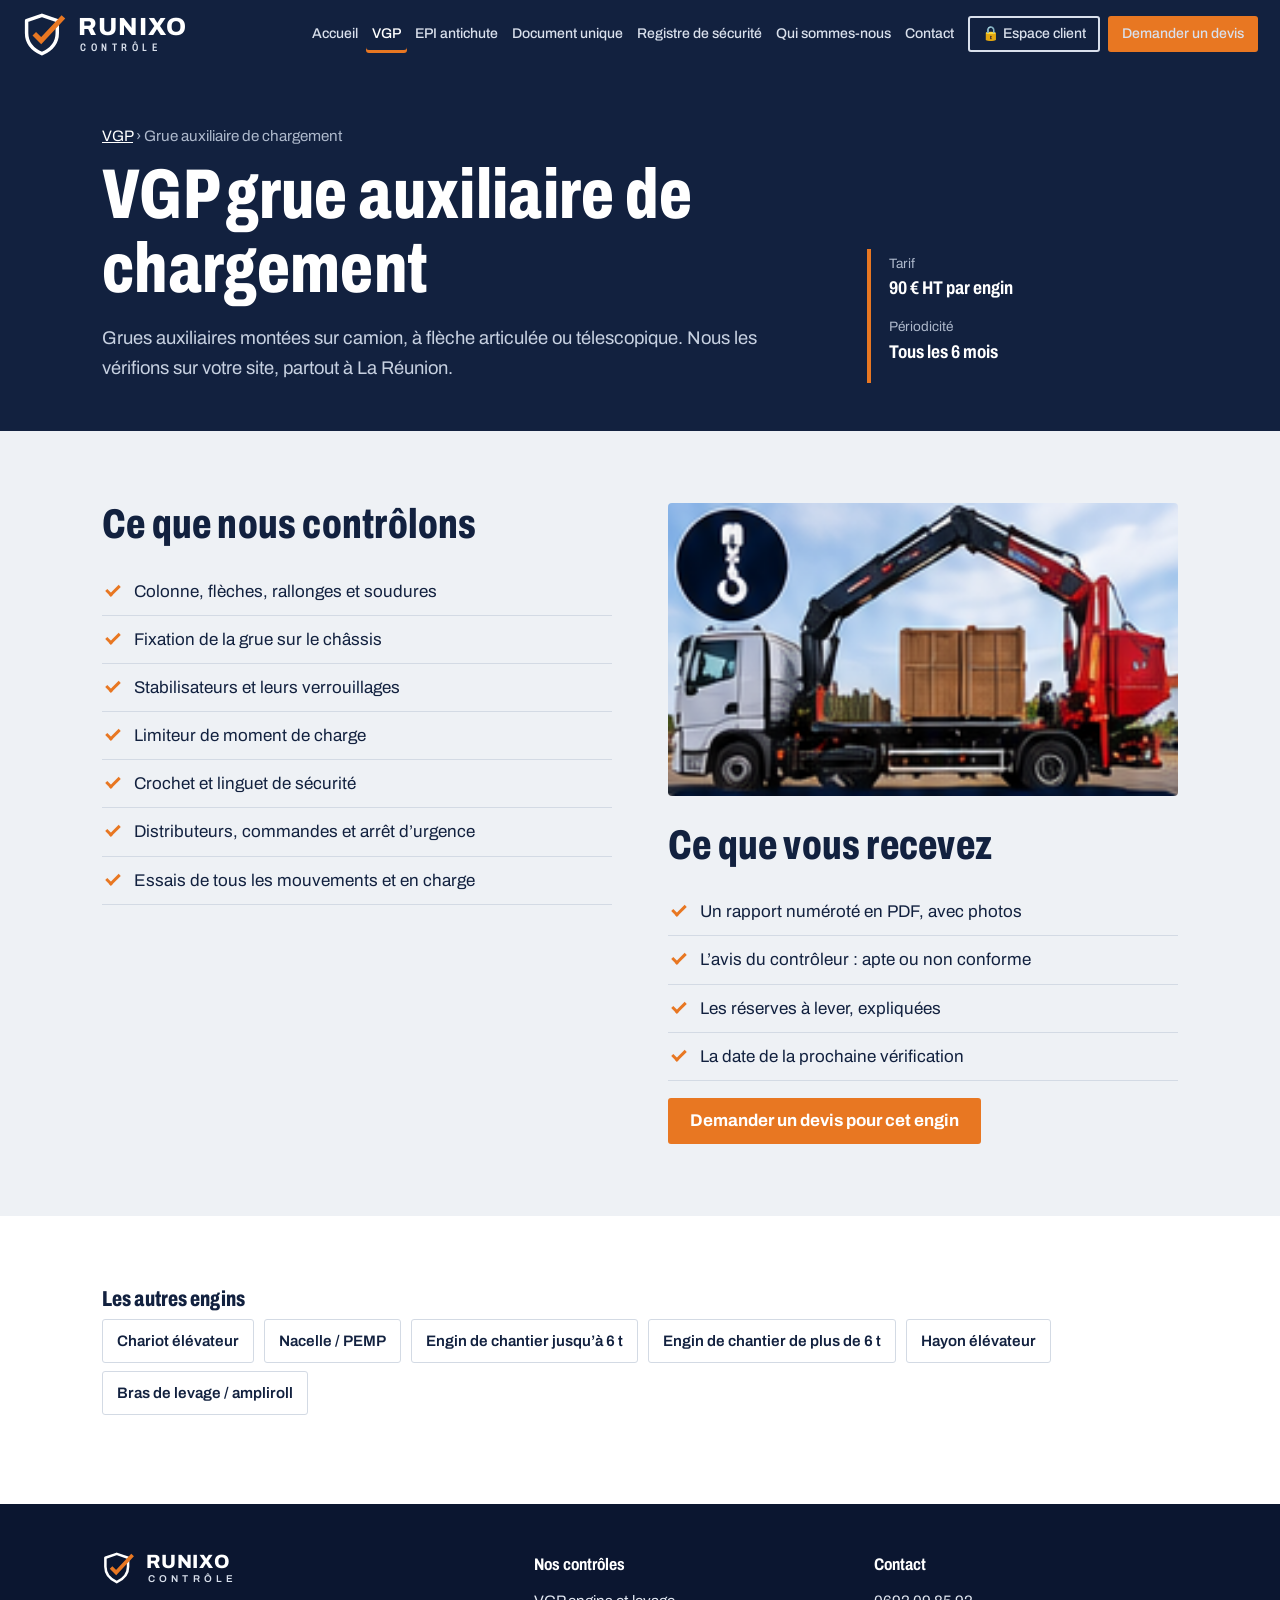
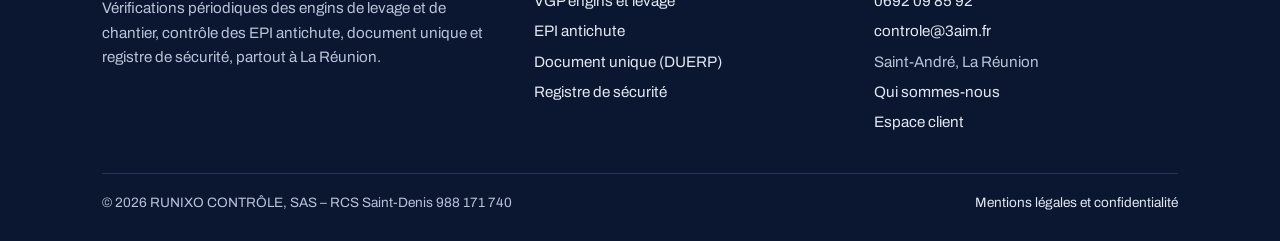
<file: vgp-grue-auxiliaire.html>
<!DOCTYPE html>
<html lang="fr">
<head>
<meta charset="utf-8">
<meta name="viewport" content="width=device-width, initial-scale=1, viewport-fit=cover">
<title>VGP grue auxiliaire de chargement à La Réunion – 90 € HT – RUNIXO CONTRÔLE</title>
<meta name="description" content="Vérification générale périodique (VGP) grue auxiliaire de chargement à La Réunion : 90 € HT, sur votre site, avec rapport PDF et suivi des échéances.">
<meta name="theme-color" content="#12213F">
<link rel="icon" href="data:image/svg+xml,%3Csvg xmlns='http://www.w3.org/2000/svg' viewBox='0 0 120 112'%3E%3Cpath d='M52 6 L92 20 V52 C92 78 75 96 52 106 C29 96 12 78 12 52 V20 Z' fill='%23fff' stroke='%2312213F' stroke-width='9' stroke-linejoin='round'/%3E%3Cpath d='M32 54 L50 72 L108 10' fill='none' stroke='%23E87722' stroke-width='13'/%3E%3C/svg%3E">
<link rel="preconnect" href="https://fonts.googleapis.com">
<link rel="preconnect" href="https://fonts.gstatic.com" crossorigin>
<link href="https://fonts.googleapis.com/css2?family=Archivo:wdth,wght@62..125,400..800&display=swap" rel="stylesheet">
<link rel="stylesheet" href="style.css">
</head>
<body>
<header class="top">
  <div class="wrap">
    <a class="brand" href="index.html" aria-label="RUNIXO CONTRÔLE, accueil"><svg class="logo" viewBox="0 0 120 112" aria-hidden="true"><path d="M52 6 L92 20 V52 C92 78 75 96 52 106 C29 96 12 78 12 52 V20 Z" fill="none" stroke="currentColor" stroke-width="9" stroke-linejoin="round"/><path d="M32 54 L50 72 L108 10" fill="none" stroke="#E87722" stroke-width="13"/></svg><span class="wm"><b>RUNIXO</b><small>CONTRÔLE</small></span></a>
    <button class="menu-btn" aria-expanded="false" aria-controls="nav">Menu</button>
    <nav class="nav" id="nav" aria-label="Navigation principale">
      <a href="index.html">Accueil</a><a href="vgp.html" aria-current="page">VGP</a><a href="epi.html">EPI antichute</a><a href="duerp.html">Document unique</a><a href="registre.html">Registre de sécurité</a><a href="qui-sommes-nous.html">Qui sommes-nous</a><a href="contact.html">Contact</a>
      <a class="btn btn-or" href="contact.html">Demander un devis</a>
    </nav>
  </div>
</header>
<main>
<section class="page-head"><div class="wrap">
  <div>
    <p class="crumb"><a href="vgp.html">VGP</a> › Grue auxiliaire de chargement</p>
    <h1>VGP grue auxiliaire de chargement</h1>
    <p class="lead">Grues auxiliaires montées sur camion, à flèche articulée ou télescopique. Nous les vérifions sur votre site, partout à La Réunion.</p>
  </div>
  <div class="facts">
    <div><span>Tarif</span><strong>90 € HT par engin</strong></div>
    <div><span>Périodicité</span><strong>Tous les 6 mois</strong></div>
  </div>
</div></section>

<section class="sec"><div class="wrap split">
  <div>
    <h2>Ce que nous contrôlons</h2>
    <ul class="checks"><li>Colonne, flèches, rallonges et soudures</li><li>Fixation de la grue sur le châssis</li><li>Stabilisateurs et leurs verrouillages</li><li>Limiteur de moment de charge</li><li>Crochet et linguet de sécurité</li><li>Distributeurs, commandes et arrêt d’urgence</li><li>Essais de tous les mouvements et en charge</li></ul>
  </div>
  <div>
    <figure class="figure"><img src="img/grue-auxiliaire.png" alt="Grue auxiliaire de chargement" width="216" height="124" style="aspect-ratio:216/124"></figure>
    <h2 style="margin-top:28px">Ce que vous recevez</h2>
    <ul class="checks">
      <li>Un rapport numéroté en PDF, avec photos</li>
      <li>L’avis du contrôleur : apte ou non conforme</li>
      <li>Les réserves à lever, expliquées</li>
      <li>La date de la prochaine vérification</li>
    </ul>
    <a class="btn btn-or" href="contact.html?engin=Grue%20auxiliaire%20de%20chargement">Demander un devis pour cet engin</a>
  </div>
</div></section>

<section class="sec alt"><div class="wrap">
  <h2 class="h3">Les autres engins</h2>
  <p class="others"><a href="vgp-chariot-elevateur.html">Chariot élévateur</a> <a href="vgp-nacelle-pemp.html">Nacelle / PEMP</a> <a href="vgp-engin-chantier-6t.html">Engin de chantier jusqu’à 6 t</a> <a href="vgp-engin-chantier-plus-6t.html">Engin de chantier de plus de 6 t</a> <a href="vgp-hayon-elevateur.html">Hayon élévateur</a> <a href="vgp-bras-levage-ampliroll.html">Bras de levage / ampliroll</a></p>
</div></section>

</main>
<footer class="foot">
  <div class="wrap">
    <div class="cols">
      <div>
        <div class="foot-logo"><svg class="logo" viewBox="0 0 120 112" aria-hidden="true"><path d="M52 6 L92 20 V52 C92 78 75 96 52 106 C29 96 12 78 12 52 V20 Z" fill="none" stroke="currentColor" stroke-width="9" stroke-linejoin="round"/><path d="M32 54 L50 72 L108 10" fill="none" stroke="#E87722" stroke-width="13"/></svg><span class="wm"><b>RUNIXO</b><small>CONTRÔLE</small></span></div>
        <p>Vérifications périodiques des engins de levage et de chantier, contrôle des EPI antichute, document unique et registre de sécurité, partout à La Réunion.</p>
      </div>
      <div>
        <h4>Nos contrôles</h4>
        <ul>
          <li><a href="vgp.html">VGP engins et levage</a></li>
          <li><a href="epi.html">EPI antichute</a></li>
          <li><a href="duerp.html">Document unique (DUERP)</a></li>
          <li><a href="registre.html">Registre de sécurité</a></li>
        </ul>
      </div>
      <div>
        <h4>Contact</h4>
        <ul>
          <li><a href="tel:+262692098592">0692 09 85 92</a></li>
          <li><a href="mailto:controle@3aim.fr">controle@3aim.fr</a></li>
          <li>Saint-André, La Réunion</li>
          <li><a href="qui-sommes-nous.html">Qui sommes-nous</a></li>
          <li><a href="https://espace.3aim.fr">Espace client</a></li>
        </ul>
      </div>
    </div>
    <div class="legal">
      <span>© 2026 RUNIXO CONTRÔLE, SAS – RCS Saint-Denis 988 171 740</span>
      <span><a href="mentions-legales.html">Mentions légales et confidentialité</a></span>
    </div>
  </div>
</footer>
<script src="script.js"></script>
</body>
</html>
</file>
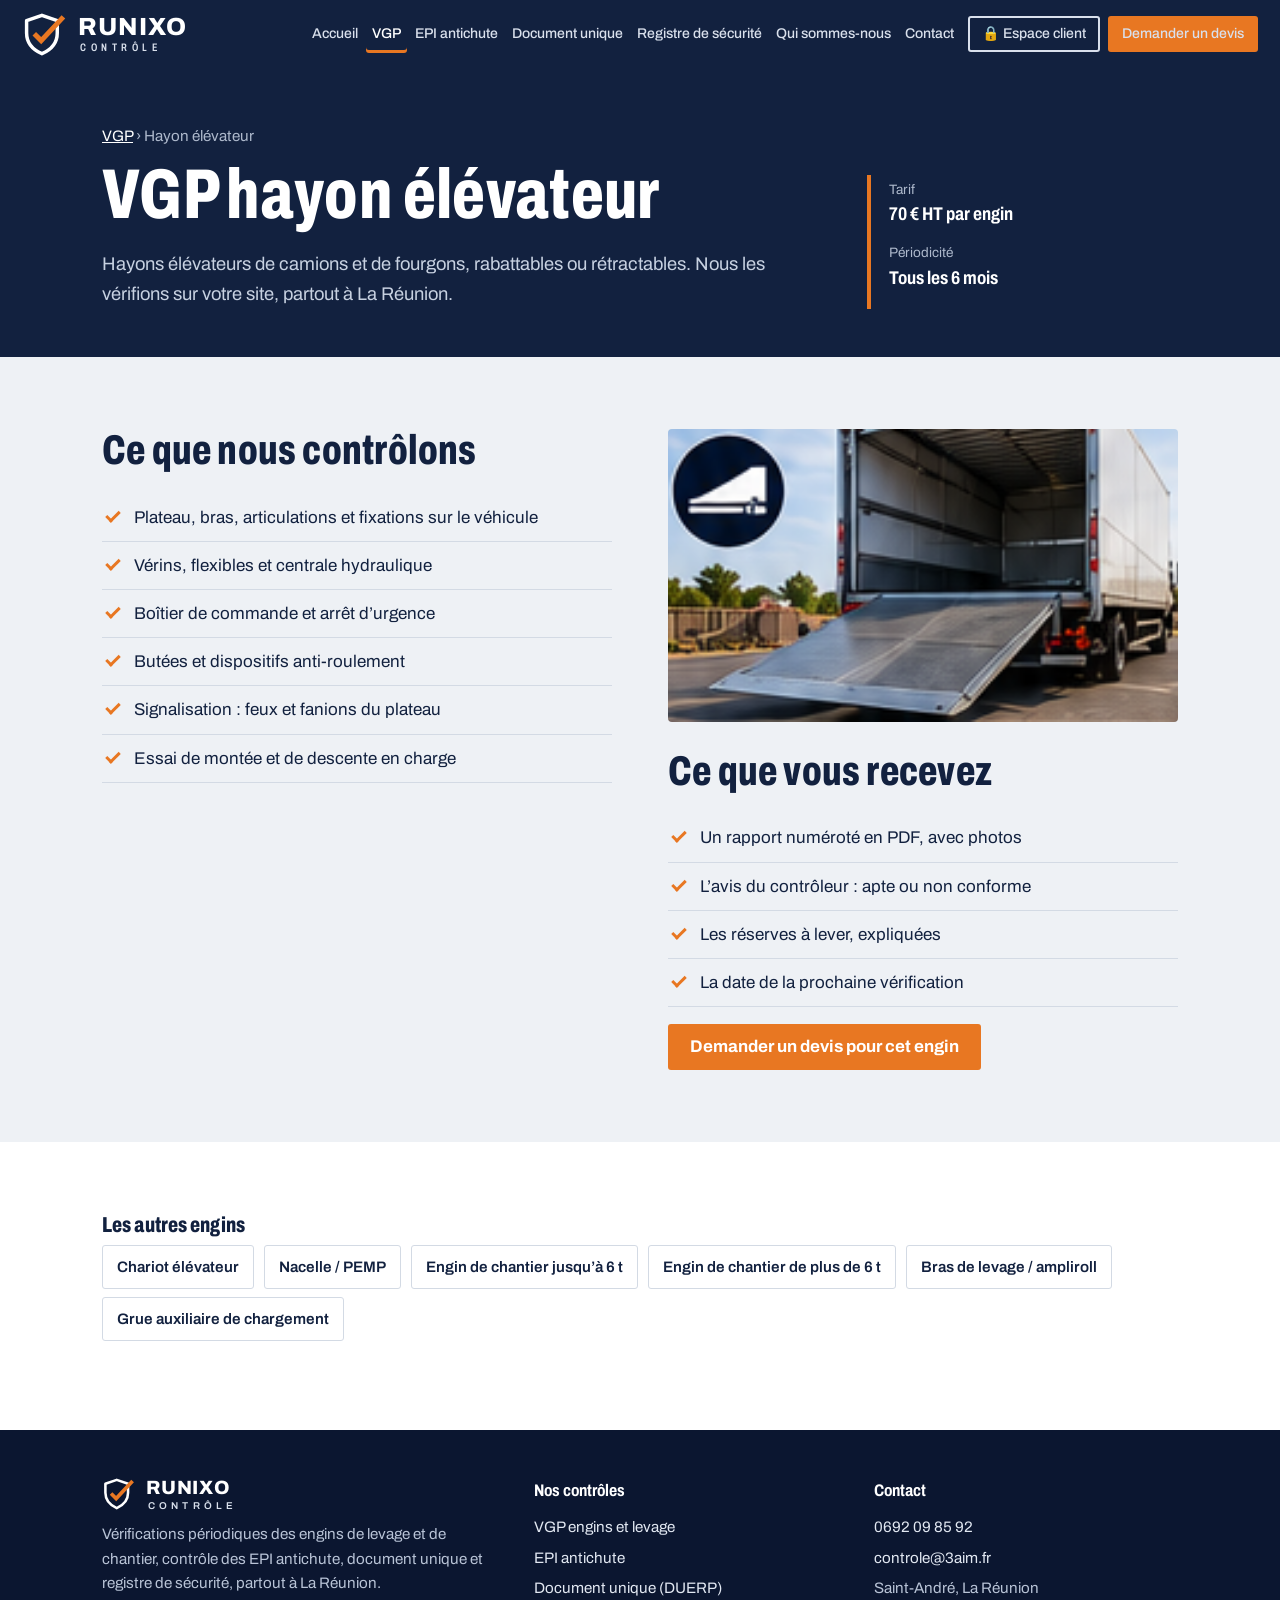
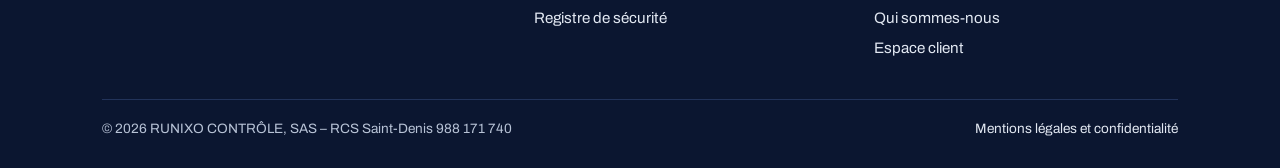
<file: vgp-hayon-elevateur.html>
<!DOCTYPE html>
<html lang="fr">
<head>
<meta charset="utf-8">
<meta name="viewport" content="width=device-width, initial-scale=1, viewport-fit=cover">
<title>VGP hayon élévateur à La Réunion – 70 € HT – RUNIXO CONTRÔLE</title>
<meta name="description" content="Vérification générale périodique (VGP) hayon élévateur à La Réunion : 70 € HT, sur votre site, avec rapport PDF et suivi des échéances.">
<meta name="theme-color" content="#12213F">
<link rel="icon" href="data:image/svg+xml,%3Csvg xmlns='http://www.w3.org/2000/svg' viewBox='0 0 120 112'%3E%3Cpath d='M52 6 L92 20 V52 C92 78 75 96 52 106 C29 96 12 78 12 52 V20 Z' fill='%23fff' stroke='%2312213F' stroke-width='9' stroke-linejoin='round'/%3E%3Cpath d='M32 54 L50 72 L108 10' fill='none' stroke='%23E87722' stroke-width='13'/%3E%3C/svg%3E">
<link rel="preconnect" href="https://fonts.googleapis.com">
<link rel="preconnect" href="https://fonts.gstatic.com" crossorigin>
<link href="https://fonts.googleapis.com/css2?family=Archivo:wdth,wght@62..125,400..800&display=swap" rel="stylesheet">
<link rel="stylesheet" href="style.css">
</head>
<body>
<header class="top">
  <div class="wrap">
    <a class="brand" href="index.html" aria-label="RUNIXO CONTRÔLE, accueil"><svg class="logo" viewBox="0 0 120 112" aria-hidden="true"><path d="M52 6 L92 20 V52 C92 78 75 96 52 106 C29 96 12 78 12 52 V20 Z" fill="none" stroke="currentColor" stroke-width="9" stroke-linejoin="round"/><path d="M32 54 L50 72 L108 10" fill="none" stroke="#E87722" stroke-width="13"/></svg><span class="wm"><b>RUNIXO</b><small>CONTRÔLE</small></span></a>
    <button class="menu-btn" aria-expanded="false" aria-controls="nav">Menu</button>
    <nav class="nav" id="nav" aria-label="Navigation principale">
      <a href="index.html">Accueil</a><a href="vgp.html" aria-current="page">VGP</a><a href="epi.html">EPI antichute</a><a href="duerp.html">Document unique</a><a href="registre.html">Registre de sécurité</a><a href="qui-sommes-nous.html">Qui sommes-nous</a><a href="contact.html">Contact</a>
      <a class="btn btn-or" href="contact.html">Demander un devis</a>
    </nav>
  </div>
</header>
<main>
<section class="page-head"><div class="wrap">
  <div>
    <p class="crumb"><a href="vgp.html">VGP</a> › Hayon élévateur</p>
    <h1>VGP hayon élévateur</h1>
    <p class="lead">Hayons élévateurs de camions et de fourgons, rabattables ou rétractables. Nous les vérifions sur votre site, partout à La Réunion.</p>
  </div>
  <div class="facts">
    <div><span>Tarif</span><strong>70 € HT par engin</strong></div>
    <div><span>Périodicité</span><strong>Tous les 6 mois</strong></div>
  </div>
</div></section>

<section class="sec"><div class="wrap split">
  <div>
    <h2>Ce que nous contrôlons</h2>
    <ul class="checks"><li>Plateau, bras, articulations et fixations sur le véhicule</li><li>Vérins, flexibles et centrale hydraulique</li><li>Boîtier de commande et arrêt d’urgence</li><li>Butées et dispositifs anti-roulement</li><li>Signalisation : feux et fanions du plateau</li><li>Essai de montée et de descente en charge</li></ul>
  </div>
  <div>
    <figure class="figure"><img src="img/hayon.png" alt="Hayon élévateur" width="216" height="124" style="aspect-ratio:216/124"></figure>
    <h2 style="margin-top:28px">Ce que vous recevez</h2>
    <ul class="checks">
      <li>Un rapport numéroté en PDF, avec photos</li>
      <li>L’avis du contrôleur : apte ou non conforme</li>
      <li>Les réserves à lever, expliquées</li>
      <li>La date de la prochaine vérification</li>
    </ul>
    <a class="btn btn-or" href="contact.html?engin=Hayon%20%C3%A9l%C3%A9vateur">Demander un devis pour cet engin</a>
  </div>
</div></section>

<section class="sec alt"><div class="wrap">
  <h2 class="h3">Les autres engins</h2>
  <p class="others"><a href="vgp-chariot-elevateur.html">Chariot élévateur</a> <a href="vgp-nacelle-pemp.html">Nacelle / PEMP</a> <a href="vgp-engin-chantier-6t.html">Engin de chantier jusqu’à 6 t</a> <a href="vgp-engin-chantier-plus-6t.html">Engin de chantier de plus de 6 t</a> <a href="vgp-bras-levage-ampliroll.html">Bras de levage / ampliroll</a> <a href="vgp-grue-auxiliaire.html">Grue auxiliaire de chargement</a></p>
</div></section>

</main>
<footer class="foot">
  <div class="wrap">
    <div class="cols">
      <div>
        <div class="foot-logo"><svg class="logo" viewBox="0 0 120 112" aria-hidden="true"><path d="M52 6 L92 20 V52 C92 78 75 96 52 106 C29 96 12 78 12 52 V20 Z" fill="none" stroke="currentColor" stroke-width="9" stroke-linejoin="round"/><path d="M32 54 L50 72 L108 10" fill="none" stroke="#E87722" stroke-width="13"/></svg><span class="wm"><b>RUNIXO</b><small>CONTRÔLE</small></span></div>
        <p>Vérifications périodiques des engins de levage et de chantier, contrôle des EPI antichute, document unique et registre de sécurité, partout à La Réunion.</p>
      </div>
      <div>
        <h4>Nos contrôles</h4>
        <ul>
          <li><a href="vgp.html">VGP engins et levage</a></li>
          <li><a href="epi.html">EPI antichute</a></li>
          <li><a href="duerp.html">Document unique (DUERP)</a></li>
          <li><a href="registre.html">Registre de sécurité</a></li>
        </ul>
      </div>
      <div>
        <h4>Contact</h4>
        <ul>
          <li><a href="tel:+262692098592">0692 09 85 92</a></li>
          <li><a href="mailto:controle@3aim.fr">controle@3aim.fr</a></li>
          <li>Saint-André, La Réunion</li>
          <li><a href="qui-sommes-nous.html">Qui sommes-nous</a></li>
          <li><a href="https://espace.3aim.fr">Espace client</a></li>
        </ul>
      </div>
    </div>
    <div class="legal">
      <span>© 2026 RUNIXO CONTRÔLE, SAS – RCS Saint-Denis 988 171 740</span>
      <span><a href="mentions-legales.html">Mentions légales et confidentialité</a></span>
    </div>
  </div>
</footer>
<script src="script.js"></script>
</body>
</html>
</file>
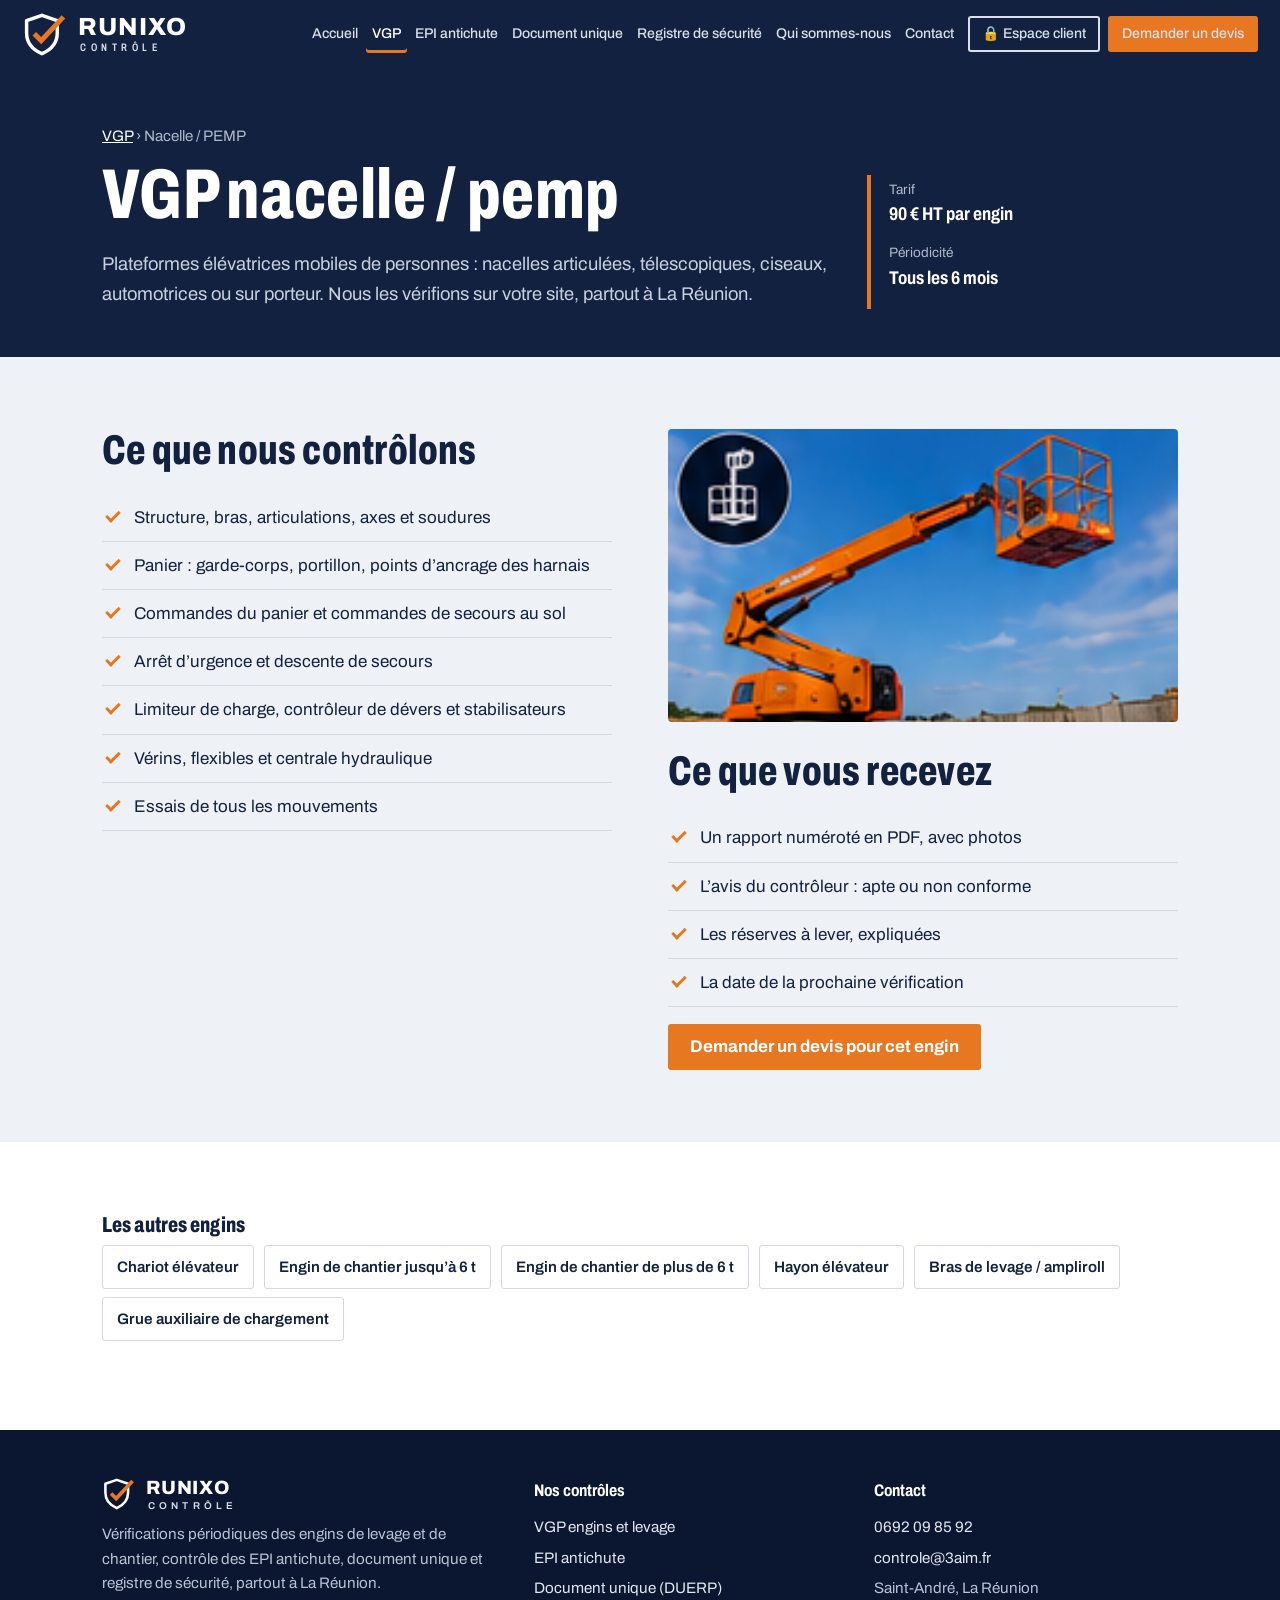
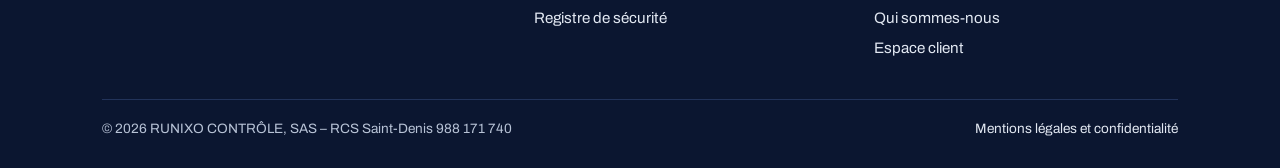
<file: vgp-nacelle-pemp.html>
<!DOCTYPE html>
<html lang="fr">
<head>
<meta charset="utf-8">
<meta name="viewport" content="width=device-width, initial-scale=1, viewport-fit=cover">
<title>VGP nacelle / pemp à La Réunion – 90 € HT – RUNIXO CONTRÔLE</title>
<meta name="description" content="Vérification générale périodique (VGP) nacelle / pemp à La Réunion : 90 € HT, sur votre site, avec rapport PDF et suivi des échéances.">
<meta name="theme-color" content="#12213F">
<link rel="icon" href="data:image/svg+xml,%3Csvg xmlns='http://www.w3.org/2000/svg' viewBox='0 0 120 112'%3E%3Cpath d='M52 6 L92 20 V52 C92 78 75 96 52 106 C29 96 12 78 12 52 V20 Z' fill='%23fff' stroke='%2312213F' stroke-width='9' stroke-linejoin='round'/%3E%3Cpath d='M32 54 L50 72 L108 10' fill='none' stroke='%23E87722' stroke-width='13'/%3E%3C/svg%3E">
<link rel="preconnect" href="https://fonts.googleapis.com">
<link rel="preconnect" href="https://fonts.gstatic.com" crossorigin>
<link href="https://fonts.googleapis.com/css2?family=Archivo:wdth,wght@62..125,400..800&display=swap" rel="stylesheet">
<link rel="stylesheet" href="style.css">
</head>
<body>
<header class="top">
  <div class="wrap">
    <a class="brand" href="index.html" aria-label="RUNIXO CONTRÔLE, accueil"><svg class="logo" viewBox="0 0 120 112" aria-hidden="true"><path d="M52 6 L92 20 V52 C92 78 75 96 52 106 C29 96 12 78 12 52 V20 Z" fill="none" stroke="currentColor" stroke-width="9" stroke-linejoin="round"/><path d="M32 54 L50 72 L108 10" fill="none" stroke="#E87722" stroke-width="13"/></svg><span class="wm"><b>RUNIXO</b><small>CONTRÔLE</small></span></a>
    <button class="menu-btn" aria-expanded="false" aria-controls="nav">Menu</button>
    <nav class="nav" id="nav" aria-label="Navigation principale">
      <a href="index.html">Accueil</a><a href="vgp.html" aria-current="page">VGP</a><a href="epi.html">EPI antichute</a><a href="duerp.html">Document unique</a><a href="registre.html">Registre de sécurité</a><a href="qui-sommes-nous.html">Qui sommes-nous</a><a href="contact.html">Contact</a>
      <a class="btn btn-or" href="contact.html">Demander un devis</a>
    </nav>
  </div>
</header>
<main>
<section class="page-head"><div class="wrap">
  <div>
    <p class="crumb"><a href="vgp.html">VGP</a> › Nacelle / PEMP</p>
    <h1>VGP nacelle / pemp</h1>
    <p class="lead">Plateformes élévatrices mobiles de personnes : nacelles articulées, télescopiques, ciseaux, automotrices ou sur porteur. Nous les vérifions sur votre site, partout à La Réunion.</p>
  </div>
  <div class="facts">
    <div><span>Tarif</span><strong>90 € HT par engin</strong></div>
    <div><span>Périodicité</span><strong>Tous les 6 mois</strong></div>
  </div>
</div></section>

<section class="sec"><div class="wrap split">
  <div>
    <h2>Ce que nous contrôlons</h2>
    <ul class="checks"><li>Structure, bras, articulations, axes et soudures</li><li>Panier : garde-corps, portillon, points d’ancrage des harnais</li><li>Commandes du panier et commandes de secours au sol</li><li>Arrêt d’urgence et descente de secours</li><li>Limiteur de charge, contrôleur de dévers et stabilisateurs</li><li>Vérins, flexibles et centrale hydraulique</li><li>Essais de tous les mouvements</li></ul>
  </div>
  <div>
    <figure class="figure"><img src="img/nacelle.png" alt="Nacelle / PEMP" width="216" height="124" style="aspect-ratio:216/124"></figure>
    <h2 style="margin-top:28px">Ce que vous recevez</h2>
    <ul class="checks">
      <li>Un rapport numéroté en PDF, avec photos</li>
      <li>L’avis du contrôleur : apte ou non conforme</li>
      <li>Les réserves à lever, expliquées</li>
      <li>La date de la prochaine vérification</li>
    </ul>
    <a class="btn btn-or" href="contact.html?engin=Nacelle%20/%20PEMP">Demander un devis pour cet engin</a>
  </div>
</div></section>

<section class="sec alt"><div class="wrap">
  <h2 class="h3">Les autres engins</h2>
  <p class="others"><a href="vgp-chariot-elevateur.html">Chariot élévateur</a> <a href="vgp-engin-chantier-6t.html">Engin de chantier jusqu’à 6 t</a> <a href="vgp-engin-chantier-plus-6t.html">Engin de chantier de plus de 6 t</a> <a href="vgp-hayon-elevateur.html">Hayon élévateur</a> <a href="vgp-bras-levage-ampliroll.html">Bras de levage / ampliroll</a> <a href="vgp-grue-auxiliaire.html">Grue auxiliaire de chargement</a></p>
</div></section>

</main>
<footer class="foot">
  <div class="wrap">
    <div class="cols">
      <div>
        <div class="foot-logo"><svg class="logo" viewBox="0 0 120 112" aria-hidden="true"><path d="M52 6 L92 20 V52 C92 78 75 96 52 106 C29 96 12 78 12 52 V20 Z" fill="none" stroke="currentColor" stroke-width="9" stroke-linejoin="round"/><path d="M32 54 L50 72 L108 10" fill="none" stroke="#E87722" stroke-width="13"/></svg><span class="wm"><b>RUNIXO</b><small>CONTRÔLE</small></span></div>
        <p>Vérifications périodiques des engins de levage et de chantier, contrôle des EPI antichute, document unique et registre de sécurité, partout à La Réunion.</p>
      </div>
      <div>
        <h4>Nos contrôles</h4>
        <ul>
          <li><a href="vgp.html">VGP engins et levage</a></li>
          <li><a href="epi.html">EPI antichute</a></li>
          <li><a href="duerp.html">Document unique (DUERP)</a></li>
          <li><a href="registre.html">Registre de sécurité</a></li>
        </ul>
      </div>
      <div>
        <h4>Contact</h4>
        <ul>
          <li><a href="tel:+262692098592">0692 09 85 92</a></li>
          <li><a href="mailto:controle@3aim.fr">controle@3aim.fr</a></li>
          <li>Saint-André, La Réunion</li>
          <li><a href="qui-sommes-nous.html">Qui sommes-nous</a></li>
          <li><a href="https://espace.3aim.fr">Espace client</a></li>
        </ul>
      </div>
    </div>
    <div class="legal">
      <span>© 2026 RUNIXO CONTRÔLE, SAS – RCS Saint-Denis 988 171 740</span>
      <span><a href="mentions-legales.html">Mentions légales et confidentialité</a></span>
    </div>
  </div>
</footer>
<script src="script.js"></script>
</body>
</html>
</file>
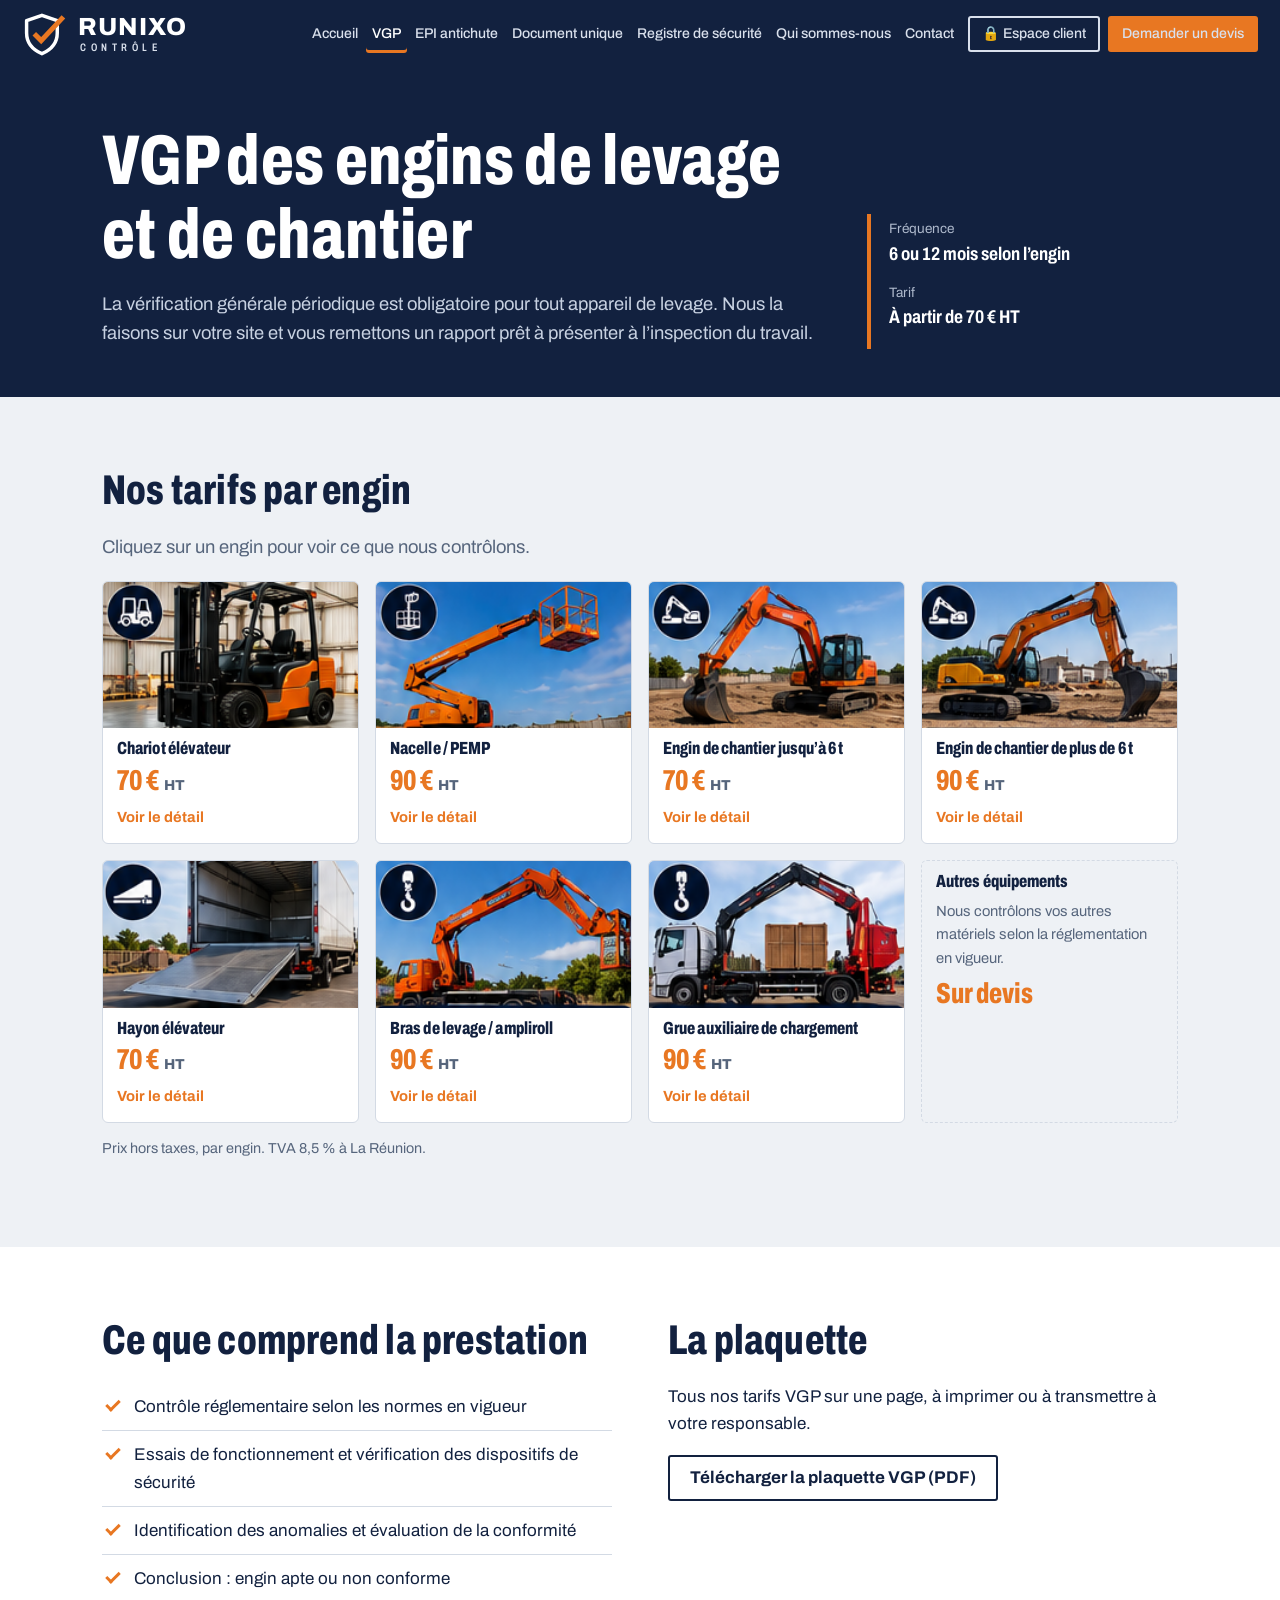
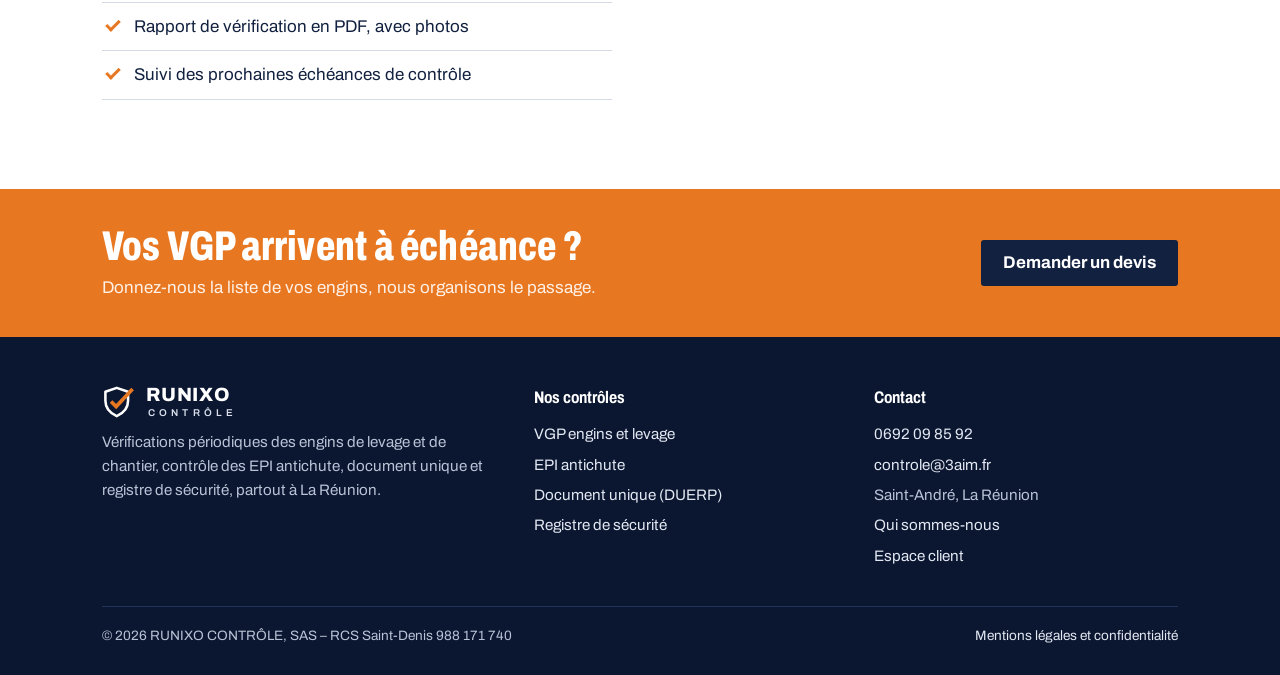
<file: vgp.html>
<!DOCTYPE html>
<html lang="fr">
<head>
<meta charset="utf-8">
<meta name="viewport" content="width=device-width, initial-scale=1, viewport-fit=cover">
<title>VGP engins de levage et de chantier à La Réunion – RUNIXO CONTRÔLE</title>
<meta name="description" content="Vérification générale périodique (VGP) des chariots, nacelles, engins de chantier, hayons, bras de levage et grues auxiliaires, à partir de 70 € HT, partout à La Réunion.">
<meta name="theme-color" content="#12213F">
<link rel="icon" href="data:image/svg+xml,%3Csvg xmlns='http://www.w3.org/2000/svg' viewBox='0 0 120 112'%3E%3Cpath d='M52 6 L92 20 V52 C92 78 75 96 52 106 C29 96 12 78 12 52 V20 Z' fill='%23fff' stroke='%2312213F' stroke-width='9' stroke-linejoin='round'/%3E%3Cpath d='M32 54 L50 72 L108 10' fill='none' stroke='%23E87722' stroke-width='13'/%3E%3C/svg%3E">
<link rel="preconnect" href="https://fonts.googleapis.com">
<link rel="preconnect" href="https://fonts.gstatic.com" crossorigin>
<link href="https://fonts.googleapis.com/css2?family=Archivo:wdth,wght@62..125,400..800&display=swap" rel="stylesheet">
<link rel="stylesheet" href="style.css">
</head>
<body>
<header class="top">
  <div class="wrap">
    <a class="brand" href="index.html" aria-label="RUNIXO CONTRÔLE, accueil"><svg class="logo" viewBox="0 0 120 112" aria-hidden="true"><path d="M52 6 L92 20 V52 C92 78 75 96 52 106 C29 96 12 78 12 52 V20 Z" fill="none" stroke="currentColor" stroke-width="9" stroke-linejoin="round"/><path d="M32 54 L50 72 L108 10" fill="none" stroke="#E87722" stroke-width="13"/></svg><span class="wm"><b>RUNIXO</b><small>CONTRÔLE</small></span></a>
    <button class="menu-btn" aria-expanded="false" aria-controls="nav">Menu</button>
    <nav class="nav" id="nav" aria-label="Navigation principale">
      <a href="index.html">Accueil</a><a href="vgp.html" aria-current="page">VGP</a><a href="epi.html">EPI antichute</a><a href="duerp.html">Document unique</a><a href="registre.html">Registre de sécurité</a><a href="qui-sommes-nous.html">Qui sommes-nous</a><a href="contact.html">Contact</a>
      <a class="btn btn-or" href="contact.html">Demander un devis</a>
    </nav>
  </div>
</header>
<main>
<section class="page-head"><div class="wrap">
  <div>
    <h1>VGP des engins de levage et de chantier</h1>
    <p class="lead">La vérification générale périodique est obligatoire pour tout appareil de levage. Nous la faisons sur votre site et vous remettons un rapport prêt à présenter à l’inspection du travail.</p>
  </div>
  <div class="facts">
    <div><span>Fréquence</span><strong>6 ou 12 mois selon l’engin</strong></div>
    <div><span>Tarif</span><strong>À partir de 70 € HT</strong></div>
  </div>
</div></section>

<section class="sec"><div class="wrap">
  <h2>Nos tarifs par engin</h2>
  <p class="lead">Cliquez sur un engin pour voir ce que nous contrôlons.</p>
  <div class="engins">
    <a class="engin" href="vgp-chariot-elevateur.html"><img src="img/chariot.png" alt="Chariot élévateur" width="216" height="124" loading="lazy"><div class="e-body"><h3>Chariot élévateur</h3><span class="e-price">70 € <small>HT</small></span><span class="e-more">Voir le détail</span></div></a>
    <a class="engin" href="vgp-nacelle-pemp.html"><img src="img/nacelle.png" alt="Nacelle / PEMP" width="216" height="124" loading="lazy"><div class="e-body"><h3>Nacelle / PEMP</h3><span class="e-price">90 € <small>HT</small></span><span class="e-more">Voir le détail</span></div></a>
    <a class="engin" href="vgp-engin-chantier-6t.html"><img src="img/engin-6t.png" alt="Engin de chantier jusqu’à 6 t" width="216" height="124" loading="lazy"><div class="e-body"><h3>Engin de chantier jusqu’à 6 t</h3><span class="e-price">70 € <small>HT</small></span><span class="e-more">Voir le détail</span></div></a>
    <a class="engin" href="vgp-engin-chantier-plus-6t.html"><img src="img/engin-plus-6t.png" alt="Engin de chantier de plus de 6 t" width="216" height="124" loading="lazy"><div class="e-body"><h3>Engin de chantier de plus de 6 t</h3><span class="e-price">90 € <small>HT</small></span><span class="e-more">Voir le détail</span></div></a>
    <a class="engin" href="vgp-hayon-elevateur.html"><img src="img/hayon.png" alt="Hayon élévateur" width="216" height="124" loading="lazy"><div class="e-body"><h3>Hayon élévateur</h3><span class="e-price">70 € <small>HT</small></span><span class="e-more">Voir le détail</span></div></a>
    <a class="engin" href="vgp-bras-levage-ampliroll.html"><img src="img/bras-levage.png" alt="Bras de levage / ampliroll" width="216" height="124" loading="lazy"><div class="e-body"><h3>Bras de levage / ampliroll</h3><span class="e-price">90 € <small>HT</small></span><span class="e-more">Voir le détail</span></div></a>
    <a class="engin" href="vgp-grue-auxiliaire.html"><img src="img/grue-auxiliaire.png" alt="Grue auxiliaire de chargement" width="216" height="124" loading="lazy"><div class="e-body"><h3>Grue auxiliaire de chargement</h3><span class="e-price">90 € <small>HT</small></span><span class="e-more">Voir le détail</span></div></a>
    <div class="engin other"><div class="e-body"><h3>Autres équipements</h3><p>Nous contrôlons vos autres matériels selon la réglementation en vigueur.</p><span class="e-price">Sur devis</span></div></div>
  </div>
  <p class="small" style="margin-top:14px">Prix hors taxes, par engin. TVA 8,5 % à La Réunion.</p>
</div></section>

<section class="sec alt"><div class="wrap split">
  <div>
    <h2>Ce que comprend la prestation</h2>
    <ul class="checks">
      <li>Contrôle réglementaire selon les normes en vigueur</li>
      <li>Essais de fonctionnement et vérification des dispositifs de sécurité</li>
      <li>Identification des anomalies et évaluation de la conformité</li>
      <li>Conclusion : engin apte ou non conforme</li>
      <li>Rapport de vérification en PDF, avec photos</li>
      <li>Suivi des prochaines échéances de contrôle</li>
    </ul>
  </div>
  <div>
    <h2>La plaquette</h2>
    <p>Tous nos tarifs VGP sur une page, à imprimer ou à transmettre à votre responsable.</p>
    <a class="btn btn-line" href="plaquettes/plaquette-vgp-runixo-controle.pdf" download>Télécharger la plaquette VGP (PDF)</a>
  </div>
</div></section>
<section class="band"><div class="wrap">
  <div><h2>Vos VGP arrivent à échéance ?</h2><p>Donnez-nous la liste de vos engins, nous organisons le passage.</p></div>
  <a class="btn" href="contact.html">Demander un devis</a>
</div></section>
</main>
<footer class="foot">
  <div class="wrap">
    <div class="cols">
      <div>
        <div class="foot-logo"><svg class="logo" viewBox="0 0 120 112" aria-hidden="true"><path d="M52 6 L92 20 V52 C92 78 75 96 52 106 C29 96 12 78 12 52 V20 Z" fill="none" stroke="currentColor" stroke-width="9" stroke-linejoin="round"/><path d="M32 54 L50 72 L108 10" fill="none" stroke="#E87722" stroke-width="13"/></svg><span class="wm"><b>RUNIXO</b><small>CONTRÔLE</small></span></div>
        <p>Vérifications périodiques des engins de levage et de chantier, contrôle des EPI antichute, document unique et registre de sécurité, partout à La Réunion.</p>
      </div>
      <div>
        <h4>Nos contrôles</h4>
        <ul>
          <li><a href="vgp.html">VGP engins et levage</a></li>
          <li><a href="epi.html">EPI antichute</a></li>
          <li><a href="duerp.html">Document unique (DUERP)</a></li>
          <li><a href="registre.html">Registre de sécurité</a></li>
        </ul>
      </div>
      <div>
        <h4>Contact</h4>
        <ul>
          <li><a href="tel:+262692098592">0692 09 85 92</a></li>
          <li><a href="mailto:controle@3aim.fr">controle@3aim.fr</a></li>
          <li>Saint-André, La Réunion</li>
          <li><a href="qui-sommes-nous.html">Qui sommes-nous</a></li>
          <li><a href="https://espace.3aim.fr">Espace client</a></li>
        </ul>
      </div>
    </div>
    <div class="legal">
      <span>© 2026 RUNIXO CONTRÔLE, SAS – RCS Saint-Denis 988 171 740</span>
      <span><a href="mentions-legales.html">Mentions légales et confidentialité</a></span>
    </div>
  </div>
</footer>
<script src="script.js"></script>
</body>
</html>
</file>
<file: style.css>
/* RUNIXO CONTRÔLE — controle.3aim.fr */
:root{
  --navy:#12213F; --navy-2:#1A3A6B; --orange:#E87722; --orange-dk:#C45F12;
  --bg:#EEF1F5; --surface:#FFFFFF; --text:#12213F; --muted:#56657C; --line:#D3DAE4;
  --tag:#FFFFFF; --hero-ink:#FFFFFF;
  --maxw:1120px;
  color-scheme:light;
  box-sizing:border-box;
  padding-top:env(safe-area-inset-top,0px);
  padding-bottom:env(safe-area-inset-bottom,0px);
}
@media (prefers-color-scheme:dark){
  :root:not([data-theme="light"]){--bg:#0D1526;--surface:#15213A;--text:#E7ECF4;--muted:#9EABC0;--line:#273652;--tag:#F4F6F9;color-scheme:dark}
}
:root[data-theme="dark"]{--bg:#0D1526;--surface:#15213A;--text:#E7ECF4;--muted:#9EABC0;--line:#273652;--tag:#F4F6F9;color-scheme:dark}
*,*::before,*::after{box-sizing:inherit}
html{scroll-padding-top:calc(env(safe-area-inset-top,0px) + 80px)}
body{margin:0;background:var(--bg);color:var(--text);font-family:"Archivo",system-ui,-apple-system,"Segoe UI",Roboto,Arial,sans-serif;font-size:17px;line-height:1.6;-webkit-font-smoothing:antialiased}
img{max-width:100%;height:auto;display:block}
a{color:inherit}
:focus-visible{outline:3px solid var(--orange);outline-offset:3px}
.wrap{max-width:var(--maxw);margin:0 auto;padding:0 22px}
h1,h2,h3{font-stretch:72%;font-weight:800;line-height:1.05;letter-spacing:.005em;margin:0}
h1{font-size:clamp(2.4rem,6.4vw,4.4rem)}
h2{font-size:clamp(1.8rem,3.6vw,2.6rem);margin-bottom:.5em}
h3{font-size:1.35rem;margin-bottom:.35em}
p{margin:0 0 1em;max-width:68ch}
.lead{font-size:1.15rem;color:var(--muted)}

/* En-tête */
body::before{content:"";position:fixed;inset:0 0 auto;height:env(safe-area-inset-top,0px);z-index:60;background:#12213F}
.top{position:sticky;top:env(safe-area-inset-top,0px);z-index:50;background:#12213F;color:#fff}
.top .wrap{display:flex;align-items:center;gap:18px;min-height:68px}
.brand{display:flex;align-items:baseline;gap:6px;text-decoration:none;font-stretch:70%;font-weight:800;font-size:1.45rem;letter-spacing:.02em;white-space:nowrap}
.brand b{color:var(--orange);font-weight:800}
.brand img{height:40px;width:auto}
.nav{display:flex;gap:2px;margin-left:auto;align-items:center}
.nav a{white-space:nowrap;text-decoration:none;padding:8px 10px;border-radius:3px;font-size:.95rem;font-weight:500;color:#D9E0EC}
.nav a:hover{color:#fff;background:rgba(255,255,255,.08)}
.nav a[aria-current="page"]{color:#fff;box-shadow:inset 0 -3px 0 var(--orange)}
.btn{display:inline-flex;align-items:center;justify-content:center;gap:8px;text-decoration:none;font:inherit;font-weight:700;border:0;border-radius:3px;padding:13px 22px;cursor:pointer;line-height:1.2}
.btn-or{background:var(--orange);color:#fff}
.btn-or:hover{background:var(--orange-dk)}
.btn-line{background:transparent;color:inherit;box-shadow:inset 0 0 0 2px currentColor}
.top .btn{padding:10px 16px;margin-left:8px}
.menu-btn{display:none;margin-left:auto;background:transparent;color:#fff;border:1px solid rgba(255,255,255,.35);border-radius:3px;padding:8px 12px;font:inherit;font-weight:600;cursor:pointer}
@media (max-width:1140px){
  .menu-btn{display:block}
  .nav{display:none;position:absolute;left:0;right:0;top:100%;flex-direction:column;align-items:stretch;background:#12213F;padding:8px 22px 18px;border-top:1px solid rgba(255,255,255,.1)}
  .nav.open{display:flex}
  .nav a{padding:12px 4px;font-size:1.05rem}
  .top .btn{margin:10px 0 0}
}

/* Héros d'accueil */
.hero{background:#12213F;color:var(--hero-ink);overflow:hidden}
.hero .wrap{display:grid;grid-template-columns:1.1fr .9fr;gap:48px;align-items:center;padding-top:56px;padding-bottom:64px}
.hero p.lead{color:#C7D1E1;margin-top:20px}
.hero .ctas{display:flex;gap:12px;flex-wrap:wrap;margin-top:28px}
.hero .tel{color:#C7D1E1;margin-top:18px;font-size:.98rem}
.hero .tel a{color:#fff;font-weight:700;text-decoration:none}
.shot{position:relative}
.shot img{border-radius:4px;aspect-ratio:4/5;object-fit:cover;width:100%}
/* L'étiquette de vérification : l'élément signature du site */
.tag{position:absolute;left:-36px;bottom:34px;width:250px;background:var(--tag);color:#12213F;border-radius:6px 6px 6px 30px;box-shadow:0 18px 40px rgba(4,10,25,.45);transform:rotate(-4deg);overflow:hidden}
.tag::before{content:"";position:absolute;left:16px;top:13px;width:14px;height:14px;border-radius:50%;background:#12213F;box-shadow:0 0 0 3px #fff inset}
.tag .t-head{background:var(--orange);color:#fff;padding:10px 14px 10px 42px;font-stretch:75%;font-weight:800;font-size:1.05rem}
.tag dl{margin:0;padding:12px 16px 14px;display:grid;grid-template-columns:auto 1fr;gap:4px 12px;font-size:.88rem}
.tag dt{color:#56657C}
.tag dd{margin:0;font-weight:700}
.tag .ok{color:#1F7A3E}
@media (max-width:860px){
  .hero .wrap{grid-template-columns:1fr;gap:36px;padding-top:36px}
  .tag{left:12px;bottom:18px;width:230px}
}

/* Sections */
.sec{padding:72px 0}
.sec.alt{background:var(--surface)}
.sec-head{max-width:720px;margin-bottom:36px}

/* Tableau des contrôles */
.board{border-top:3px solid var(--navy-2)}
.board-row{display:grid;grid-template-columns:1.1fr 1.7fr .8fr .8fr auto;gap:22px;align-items:center;padding:22px 4px;border-bottom:1px solid var(--line);text-decoration:none}
.board-row:hover h3{color:var(--orange)}
.board-row p{margin:0;color:var(--muted);font-size:.98rem}
.board-row .k{display:block;font-size:.8rem;color:var(--muted)}
.board-row .v{font-weight:700;font-variant-numeric:tabular-nums}
.board-row .go{font-weight:700;color:var(--orange);white-space:nowrap}
.board-head{display:grid;grid-template-columns:1.1fr 1.7fr .8fr .8fr auto;gap:22px;padding:10px 4px;font-size:.85rem;color:var(--muted)}
@media (max-width:860px){
  .board-head{display:none}
  .board-row{grid-template-columns:1fr 1fr;gap:8px 18px}
  .board-row h3,.board-row>p{grid-column:1/-1}
  .board-row .go{grid-column:1/-1}
}
@media (min-width:861px){.board-row .k{display:none}}

/* Étapes (une vraie séquence) */
.steps{list-style:none;margin:0;padding:0;display:grid;grid-template-columns:repeat(4,1fr);gap:0;counter-reset:s}
.steps li{counter-increment:s;padding:0 22px 0 0;position:relative}
.steps li::before{content:counter(s);display:flex;align-items:center;justify-content:center;width:44px;height:44px;border-radius:50%;background:var(--orange);color:#fff;font-weight:800;font-size:1.15rem;margin-bottom:14px;position:relative;z-index:1}
.steps li::after{content:"";position:absolute;top:21px;left:44px;right:0;height:2px;background:var(--line)}
.steps li:last-child::after{display:none}
.steps p{color:var(--muted);font-size:.98rem}
@media (max-width:860px){.steps{grid-template-columns:1fr 1fr;gap:28px}.steps li::after{display:none}}
@media (max-width:520px){.steps{grid-template-columns:1fr}}

/* Bandeau */
.band{background:var(--orange);color:#fff}
.band .wrap{display:flex;gap:24px;align-items:center;justify-content:space-between;flex-wrap:wrap;padding-top:36px;padding-bottom:36px}
.band h2{margin:0;color:#fff}
.band p{margin:6px 0 0;color:#FFF1E6}
.band .btn{background:#12213F;color:#fff}

/* Pages de service */
.page-head{background:#12213F;color:#fff;padding:56px 0 48px}
.page-head .wrap{display:grid;grid-template-columns:1.4fr .6fr;gap:40px;align-items:end}
.page-head p.lead{color:#C7D1E1;margin:18px 0 0}
.facts{border-left:4px solid var(--orange);padding:4px 0 4px 18px}
.facts div{margin-bottom:12px}
.facts span{display:block;font-size:.85rem;color:#AEB9CC}
.facts strong{font-size:1.15rem;font-stretch:80%}
@media (max-width:860px){.page-head .wrap{grid-template-columns:1fr}}
.split{display:grid;grid-template-columns:1fr 1fr;gap:56px;align-items:start}
@media (max-width:860px){.split{grid-template-columns:1fr;gap:32px}}
.checks{list-style:none;margin:0 0 1em;padding:0}
.checks li{padding:10px 0 10px 32px;border-bottom:1px solid var(--line);position:relative}
.checks li::before{content:"";position:absolute;left:4px;top:17px;width:14px;height:8px;border-left:3px solid var(--orange);border-bottom:3px solid var(--orange);transform:rotate(-45deg)}
.figure img{border-radius:4px;width:100%;aspect-ratio:4/3;object-fit:cover}
.figure figcaption{font-size:.9rem;color:var(--muted);margin-top:8px}
.figure{margin:0}
.note{background:var(--surface);border-left:4px solid var(--navy-2);padding:16px 20px;border-radius:0 4px 4px 0;font-size:.98rem}
.sec.alt .note{background:var(--bg)}
.thumbs{display:grid;grid-template-columns:repeat(3,1fr);gap:12px}
.thumbs img{aspect-ratio:1;object-fit:cover;border-radius:4px;width:100%}
.thumbs .ph{aspect-ratio:1;border-radius:4px;border:2px dashed var(--line);display:flex;align-items:center;justify-content:center;color:var(--muted);font-size:.9rem;text-align:center;padding:10px}

/* Tarifs */
.price{background:var(--surface);border:2px solid var(--navy-2);border-radius:6px;overflow:hidden}
.price .p-top{background:#12213F;color:#fff;padding:24px 26px}
.price .amount{font-stretch:62%;font-weight:800;font-size:4rem;line-height:1}
.price .amount small{font-size:1.1rem;font-stretch:90%;font-weight:600;margin-left:6px}
.price .p-body{padding:22px 26px}
.price.side{border-color:var(--line)}
.price.side .p-top{background:var(--bg);color:var(--text)}
.price.side .amount{font-size:3rem}
.prices{display:grid;grid-template-columns:1.3fr 1fr;gap:24px;align-items:start}
@media (max-width:860px){.prices{grid-template-columns:1fr}}
.small{font-size:.9rem;color:var(--muted)}

/* Formulaire */
.form{display:grid;grid-template-columns:1fr 1fr;gap:16px 20px;background:var(--surface);padding:28px;border-radius:6px;border:1px solid var(--line)}
.form .full{grid-column:1/-1}
.form label{display:block;font-weight:600;font-size:.95rem;margin-bottom:6px}
.form input,.form select,.form textarea{width:100%;font:inherit;padding:11px 12px;border:1px solid var(--line);border-radius:3px;background:var(--bg);color:var(--text)}
.form textarea{min-height:130px;resize:vertical}
.form fieldset{border:0;margin:0;padding:0}
.form legend{font-weight:600;font-size:.95rem;margin-bottom:8px}
.choices{display:flex;flex-wrap:wrap;gap:8px}
.choices label{display:flex;align-items:center;gap:8px;font-weight:500;margin:0;padding:9px 14px;border:1px solid var(--line);border-radius:3px;cursor:pointer;background:var(--bg)}
.choices input{width:auto;margin:0;accent-color:var(--orange)}
.consent{display:flex;gap:10px;align-items:flex-start;font-size:.92rem;color:var(--muted)}
.consent input{width:auto;margin-top:5px;accent-color:var(--orange)}
.form-msg{grid-column:1/-1;margin:0;font-weight:600}
.form-msg.ok{color:#1F7A3E}
.form-msg.err{color:#B42318}
@media (max-width:640px){.form{grid-template-columns:1fr;padding:20px}}
.hp{position:absolute;left:-9999px}

/* Pied de page */
.foot{background:#0B1630;color:#B8C3D6;padding:48px 0 28px;font-size:.95rem}
.foot .cols{display:grid;grid-template-columns:1.3fr 1fr 1fr;gap:36px}
.foot h4{color:#fff;font-stretch:80%;font-size:1.05rem;margin:0 0 10px}
.foot a{color:#E2E8F2;text-decoration:none}
.foot a:hover{color:var(--orange)}
.foot ul{list-style:none;margin:0;padding:0}
.foot li{margin-bottom:6px}
.foot .legal{border-top:1px solid #22335A;margin-top:32px;padding-top:18px;font-size:.85rem;display:flex;gap:18px;flex-wrap:wrap;justify-content:space-between}
@media (max-width:760px){.foot .cols{grid-template-columns:1fr}}

.prose h2{margin-top:1.4em;font-size:1.6rem}
.prose{max-width:760px}

@media (prefers-reduced-motion:no-preference){
  .tag{animation:tagin .7s .25s both cubic-bezier(.2,.8,.2,1)}
  @keyframes tagin{from{opacity:0;transform:translateY(24px) rotate(-12deg)}to{opacity:1;transform:rotate(-4deg)}}
}

/* Version sans photos : étiquette seule dans le héros */
.tag.solo{position:relative;left:auto;bottom:auto;width:100%;max-width:340px;justify-self:center;font-size:1.05rem}
.tag.solo .t-head{font-size:1.2rem;padding:14px 18px 14px 48px}
.tag.solo::before{left:18px;top:17px}
.tag.solo dl{padding:16px 20px 18px;gap:8px 16px;font-size:1rem}
@media (max-width:860px){.tag.solo{left:auto;bottom:auto;width:100%;max-width:320px;justify-self:start}}

/* Tuiles d'accueil */
.tiles{display:grid;grid-template-columns:repeat(4,1fr);gap:18px}
.tile{display:flex;flex-direction:column;background:var(--surface);border-top:5px solid var(--orange);border-radius:0 0 6px 6px;padding:24px 22px 22px;text-decoration:none;min-height:220px}
.tile h2{font-size:1.7rem;margin-bottom:.4em}
.tile p{color:var(--muted);font-size:.98rem;flex:1}
.tile .t-price{font-weight:800;font-stretch:80%;font-size:1.2rem;color:var(--text)}
.tile:hover h2{color:var(--orange)}
@media (max-width:980px){.tiles{grid-template-columns:1fr 1fr}}
@media (max-width:520px){.tiles{grid-template-columns:1fr}.tile{min-height:0}}
.h3{font-size:1.35rem;margin-bottom:.35em}
.hero .wrap{padding-bottom:56px}
.top .wrap{max-width:1320px}
@media (min-width:1141px){.nav a{padding:8px 9px;font-size:.93rem}.top .btn{padding:10px 14px;margin-left:6px}}
@media (min-width:1141px) and (max-width:1300px){.brand{font-size:1.25rem}.nav a{padding:8px 6px;font-size:.88rem}}

/* Logo bouclier */
.brand{align-items:center;gap:10px}
.brand .logo{width:38px;height:36px;color:#fff;flex:none}
.wm{display:flex;flex-direction:column;line-height:1}
.wm b{font-stretch:100%;font-weight:800;font-size:1.35rem;letter-spacing:.04em;color:#fff}
.wm small{font-size:.62rem;font-weight:600;letter-spacing:.42em;color:#D9E0EC;margin-top:3px;padding-left:2px}
.foot-logo{display:flex;align-items:center;gap:10px;margin-bottom:12px}
.foot-logo .logo{width:34px;height:32px;color:#fff}
.foot-logo .wm b{font-size:1.2rem}

/* Vignettes d'engins */
.engins{display:grid;grid-template-columns:repeat(auto-fill,minmax(215px,1fr));gap:16px}
.engin{background:var(--surface);border-radius:6px;overflow:hidden;border:1px solid var(--line);display:flex;flex-direction:column}
.engin img{width:100%;aspect-ratio:216/124;object-fit:cover}
.engin .e-body{padding:12px 14px 14px;display:flex;flex-direction:column;flex:1}
.engin h3{font-size:1.1rem;flex:1;margin-bottom:8px}
.engin .e-price{font-stretch:70%;font-weight:800;font-size:1.8rem;color:var(--orange);line-height:1}
.engin .e-price small{font-size:.9rem;font-stretch:100%;color:var(--muted)}
.engin.other{background:var(--bg);border-style:dashed;justify-content:center}
.engin.other p{color:var(--muted);font-size:.92rem;margin-bottom:10px}
.sec.alt .engin{background:var(--bg)}
.prices.even{grid-template-columns:1fr 1fr}
@media (max-width:860px){.prices.even{grid-template-columns:1fr}}
.brand .logo{width:46px;height:43px}
.brand .wm b{font-size:1.55rem}
.brand .wm small{font-size:.68rem}

/* Pages engins */
.crumb{font-size:.95rem;color:#AEB9CC;margin:0 0 10px}
.crumb a{color:#fff}
a.engin{text-decoration:none;color:inherit;transition:border-color .15s}
a.engin:hover{border-color:var(--orange)}
a.engin:hover h3{color:var(--orange)}
.engin .e-more{display:block;margin-top:10px;font-weight:700;font-size:.92rem;color:var(--orange)}
.engin.other .e-body{justify-content:flex-start}
.engin.other h3{flex:none}
.others{display:flex;flex-wrap:wrap;gap:8px 10px;max-width:none}
.others a{display:inline-block;padding:9px 14px;border:1px solid var(--line);border-radius:3px;background:var(--surface);text-decoration:none;font-weight:600;font-size:.95rem}
.others a:hover{border-color:var(--orange);color:var(--orange)}
</file>
